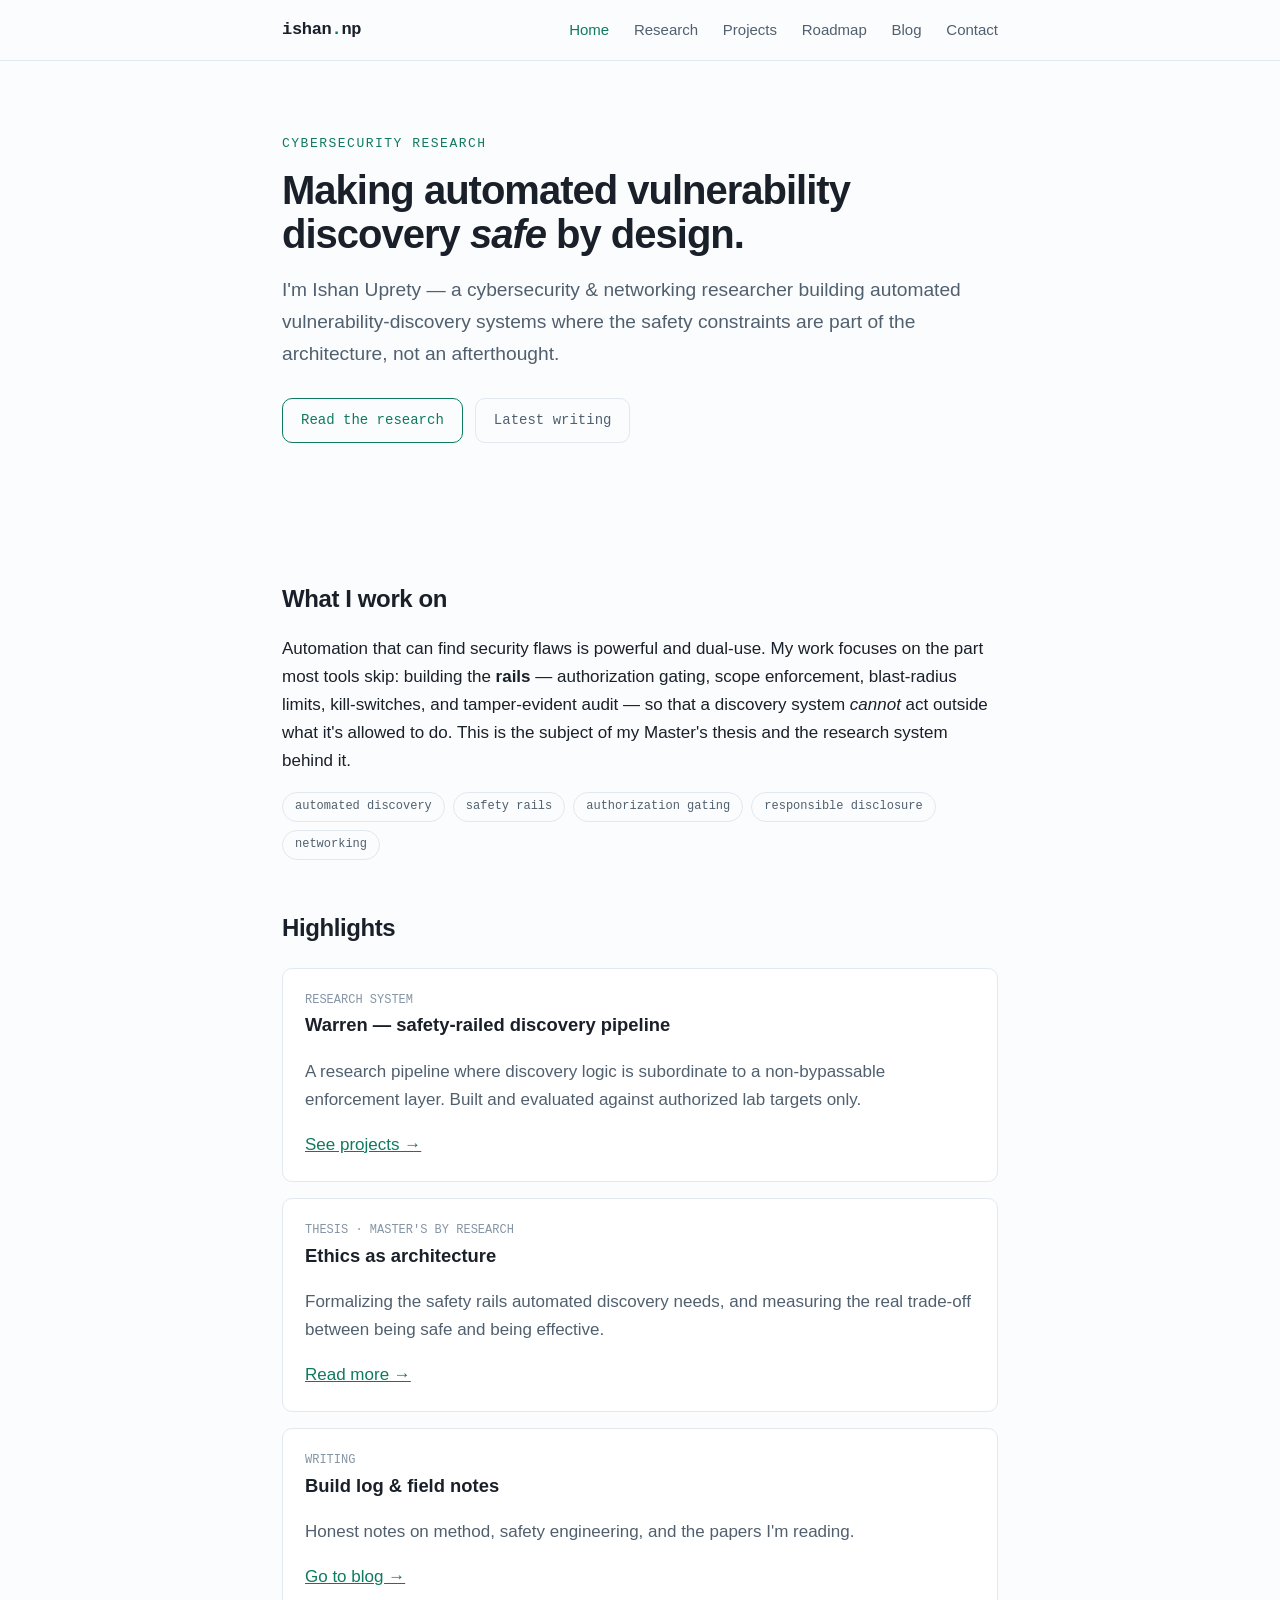
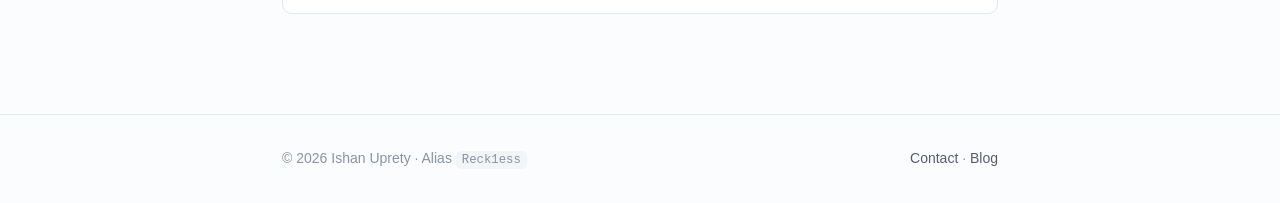
<file: index.html>
<!DOCTYPE html>
<html lang="en">
<head>
<meta charset="UTF-8">
<meta name="viewport" content="width=device-width, initial-scale=1.0">
<title>Ishan Uprety — Security Researcher</title>
<meta name="description" content="Cybersecurity researcher working on automated vulnerability discovery with safety rails. Master's by research.">
<link rel="stylesheet" href="assets/style.css">
<link rel="icon" href="data:image/svg+xml,<svg xmlns='http://www.w3.org/2000/svg' viewBox='0 0 100 100'><text y='.9em' font-size='90'>🛡️</text></svg>">
</head>
<body>
<header class="site">
  <div class="wrap">
    <a class="brand" href="index.html">ishan<span class="dot">.</span>np</a>
    <nav>
      <a href="index.html" aria-current="page">Home</a>
      <a href="research.html">Research</a>
      <a href="projects.html">Projects</a>
      <a href="roadmap.html">Roadmap</a>
      <a href="blog.html">Blog</a>
      <a href="contact.html">Contact</a>
    </nav>
  </div>
</header>

<div class="wrap">
  <section class="hero">
    <div class="tag">Cybersecurity Research</div>
    <h1>Making automated vulnerability discovery <em>safe</em> by design.</h1>
    <p class="lede">I'm Ishan Uprety — a cybersecurity &amp; networking researcher building
      automated vulnerability-discovery systems where the safety constraints are part of the
      architecture, not an afterthought.</p>
    <div class="btn-row">
      <a class="btn" href="research.html">Read the research</a>
      <a class="btn secondary" href="blog.html">Latest writing</a>
    </div>
  </section>
</div>

<main>
<div class="wrap">
  <h2>What I work on</h2>
  <p>Automation that can find security flaws is powerful and dual-use. My work focuses on the
    part most tools skip: building the <strong>rails</strong> — authorization gating, scope
    enforcement, blast-radius limits, kill-switches, and tamper-evident audit — so that a
    discovery system <em>cannot</em> act outside what it's allowed to do. This is the subject of
    my Master's thesis and the research system behind it.</p>

  <div class="pills">
    <span class="pill">automated discovery</span>
    <span class="pill">safety rails</span>
    <span class="pill">authorization gating</span>
    <span class="pill">responsible disclosure</span>
    <span class="pill">networking</span>
  </div>

  <h2>Highlights</h2>
  <div class="cards">
    <div class="card">
      <div class="meta">RESEARCH SYSTEM</div>
      <h3>Warren — safety-railed discovery pipeline</h3>
      <p class="muted">A research pipeline where discovery logic is subordinate to a
        non-bypassable enforcement layer. Built and evaluated against authorized lab targets only.</p>
      <a href="projects.html">See projects →</a>
    </div>
    <div class="card">
      <div class="meta">THESIS · MASTER'S BY RESEARCH</div>
      <h3>Ethics as architecture</h3>
      <p class="muted">Formalizing the safety rails automated discovery needs, and measuring the
        real trade-off between being safe and being effective.</p>
      <a href="research.html">Read more →</a>
    </div>
    <div class="card">
      <div class="meta">WRITING</div>
      <h3>Build log &amp; field notes</h3>
      <p class="muted">Honest notes on method, safety engineering, and the papers I'm reading.</p>
      <a href="blog.html">Go to blog →</a>
    </div>
  </div>
</div>
</main>

<footer class="site">
  <div class="wrap">
    <span>© <span id="yr"></span> Ishan Uprety · Alias <code>Reck1ess</code></span>
    <span><a href="contact.html">Contact</a> · <a href="blog.html">Blog</a></span>
  </div>
</footer>
<script>document.getElementById('yr').textContent = new Date().getFullYear();</script>
</body>
</html>
</file>
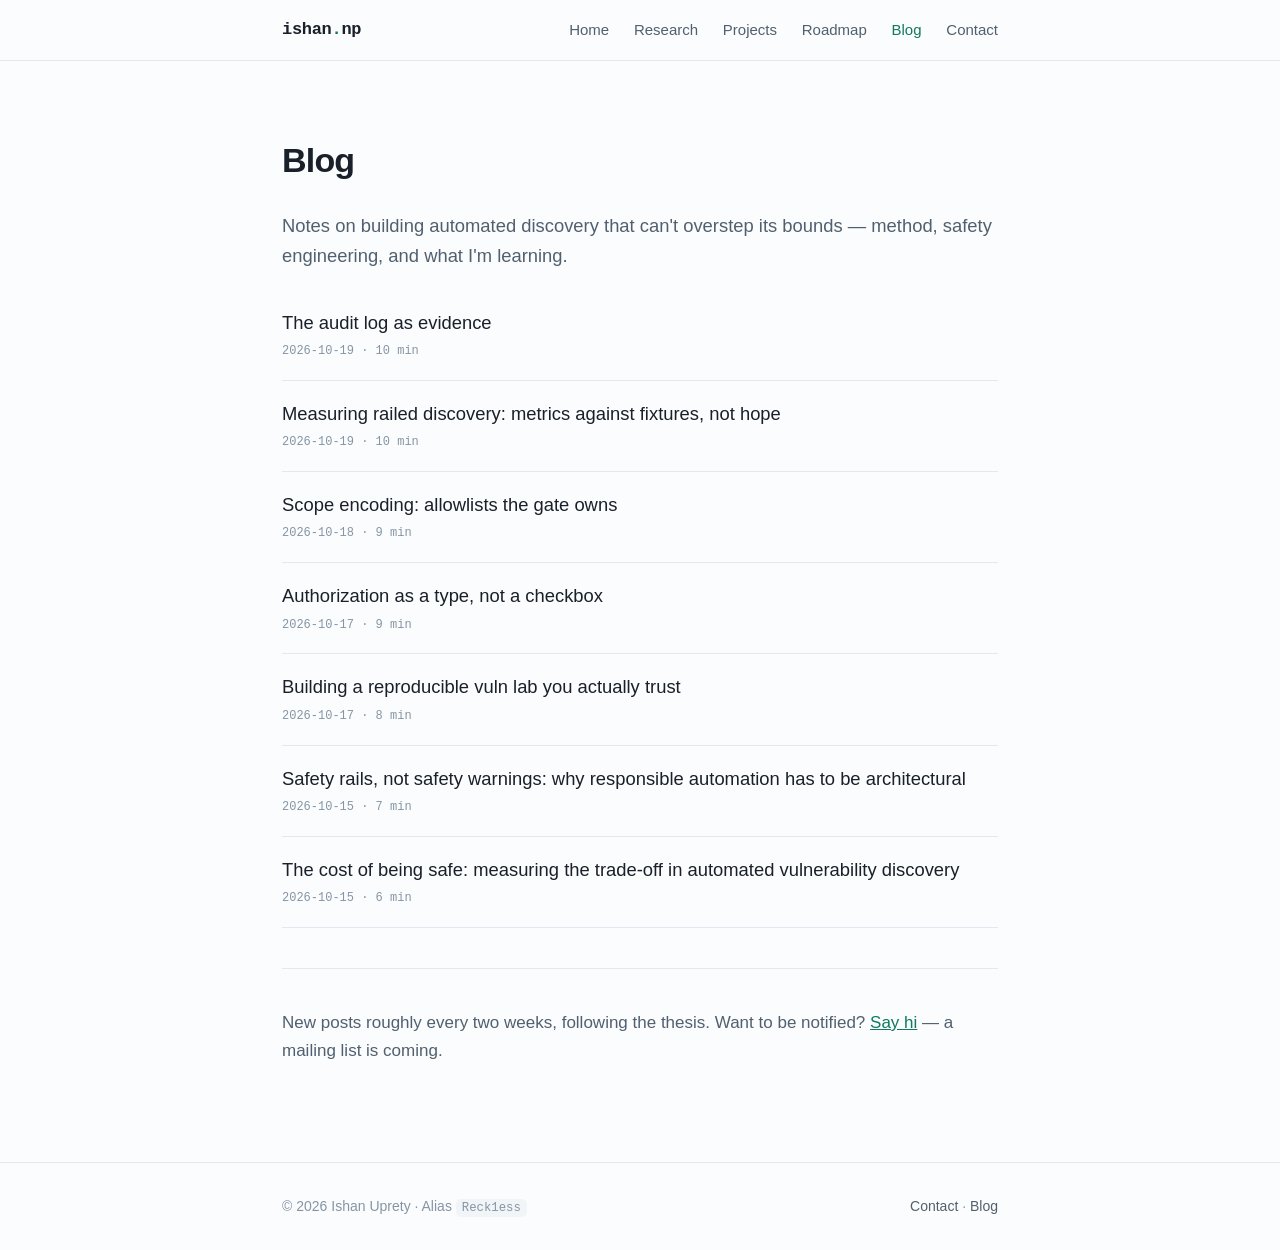
<file: blog.html>
<!DOCTYPE html>
<html lang="en">
<head>
<meta charset="UTF-8">
<meta name="viewport" content="width=device-width, initial-scale=1.0">
<title>Blog — Ishan Uprety</title>
<meta name="description" content="Writing on safe automated vulnerability discovery, safety engineering, and research notes.">
<link rel="stylesheet" href="assets/style.css">
<link rel="icon" href="data:image/svg+xml,<svg xmlns='http://www.w3.org/2000/svg' viewBox='0 0 100 100'><text y='.9em' font-size='90'>🛡️</text></svg>">
</head>
<body>
<header class="site">
  <div class="wrap">
    <a class="brand" href="index.html">ishan<span class="dot">.</span>np</a>
    <nav>
      <a href="index.html">Home</a>
      <a href="research.html">Research</a>
      <a href="projects.html">Projects</a>
      <a href="roadmap.html">Roadmap</a>
      <a href="blog.html" aria-current="page">Blog</a>
      <a href="contact.html">Contact</a>
    </nav>
  </div>
</header>

<main>
<div class="wrap">
  <h1 style="letter-spacing:-0.8px;">Blog</h1>
  <p class="lede muted" style="font-size:1.15rem;">Notes on building automated discovery that
    can't overstep its bounds — method, safety engineering, and what I'm learning.</p>

  <ul class="post-list">
    <li>
      <a href="blog/audit-log-as-evidence.html">The audit log as evidence</a>
      <span class="date">2026-10-19 · 10 min</span>
    </li>
    <li>
      <a href="blog/measuring-railed-discovery-against-fixtures.html">Measuring railed discovery: metrics against fixtures, not hope</a>
      <span class="date">2026-10-19 · 10 min</span>
    </li>
    <li>
      <a href="blog/scope-encoding-gate-owned-allowlists.html">Scope encoding: allowlists the gate owns</a>
      <span class="date">2026-10-18 · 9 min</span>
    </li>
    <li>
      <a href="blog/authorization-as-a-type.html">Authorization as a type, not a checkbox</a>
      <span class="date">2026-10-17 · 9 min</span>
    </li>
    <li>
      <a href="blog/reproducible-vuln-lab.html">Building a reproducible vuln lab you actually trust</a>
      <span class="date">2026-10-17 · 8 min</span>
    </li>
    <li>
      <a href="blog/safety-rails-not-warnings.html">Safety rails, not safety warnings: why responsible automation has to be architectural</a>
      <span class="date">2026-10-15 · 7 min</span>
    </li>
    <li>
      <a href="blog/cost-of-being-safe.html">The cost of being safe: measuring the trade-off in automated vulnerability discovery</a>
      <span class="date">2026-10-15 · 6 min</span>
    </li>
  </ul>

  <hr>
  <p class="muted">New posts roughly every two weeks, following the thesis. Want to be notified?
    <a href="contact.html">Say hi</a> — a mailing list is coming.</p>
</div>
</main>

<footer class="site">
  <div class="wrap">
    <span>© <span id="yr"></span> Ishan Uprety · Alias <code>Reck1ess</code></span>
    <span><a href="contact.html">Contact</a> · <a href="blog.html">Blog</a></span>
  </div>
</footer>
<script>document.getElementById('yr').textContent = new Date().getFullYear();</script>
</body>
</html>
</file>
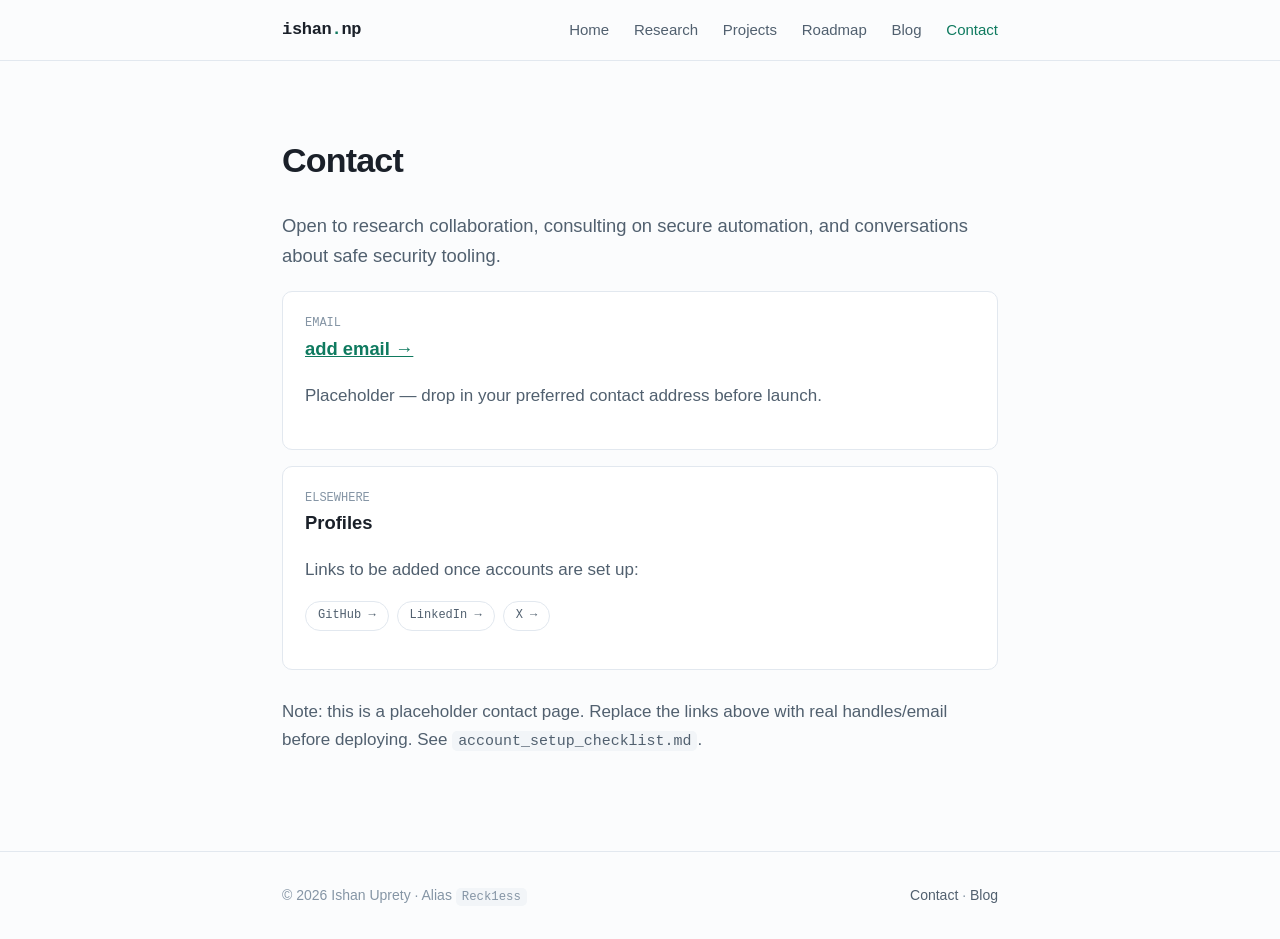
<file: contact.html>
<!DOCTYPE html>
<html lang="en">
<head>
<meta charset="UTF-8">
<meta name="viewport" content="width=device-width, initial-scale=1.0">
<title>Contact — Ishan Uprety</title>
<meta name="description" content="Get in touch with Ishan Uprety, cybersecurity researcher.">
<link rel="stylesheet" href="assets/style.css">
<link rel="icon" href="data:image/svg+xml,<svg xmlns='http://www.w3.org/2000/svg' viewBox='0 0 100 100'><text y='.9em' font-size='90'>🛡️</text></svg>">
</head>
<body>
<header class="site">
  <div class="wrap">
    <a class="brand" href="index.html">ishan<span class="dot">.</span>np</a>
    <nav>
      <a href="index.html">Home</a>
      <a href="research.html">Research</a>
      <a href="projects.html">Projects</a>
      <a href="roadmap.html">Roadmap</a>
      <a href="blog.html">Blog</a>
      <a href="contact.html" aria-current="page">Contact</a>
    </nav>
  </div>
</header>

<main>
<div class="wrap">
  <h1 style="letter-spacing:-0.8px;">Contact</h1>
  <p class="lede muted" style="font-size:1.15rem;">Open to research collaboration, consulting on
    secure automation, and conversations about safe security tooling.</p>

  <div class="cards">
    <div class="card">
      <div class="meta">EMAIL</div>
      <h3><a href="#" data-contact="email">add email →</a></h3>
      <p class="muted">Placeholder — drop in your preferred contact address before launch.</p>
    </div>
    <div class="card">
      <div class="meta">ELSEWHERE</div>
      <h3>Profiles</h3>
      <p class="muted">Links to be added once accounts are set up:</p>
      <div class="pills">
        <span class="pill">GitHub →</span>
        <span class="pill">LinkedIn →</span>
        <span class="pill">X →</span>
      </div>
    </div>
  </div>

  <p class="muted" style="margin-top:28px;">Note: this is a placeholder contact page. Replace the
    links above with real handles/email before deploying. See
    <code>account_setup_checklist.md</code>.</p>
</div>
</main>

<footer class="site">
  <div class="wrap">
    <span>© <span id="yr"></span> Ishan Uprety · Alias <code>Reck1ess</code></span>
    <span><a href="contact.html">Contact</a> · <a href="blog.html">Blog</a></span>
  </div>
</footer>
<script>document.getElementById('yr').textContent = new Date().getFullYear();</script>
</body>
</html>
</file>
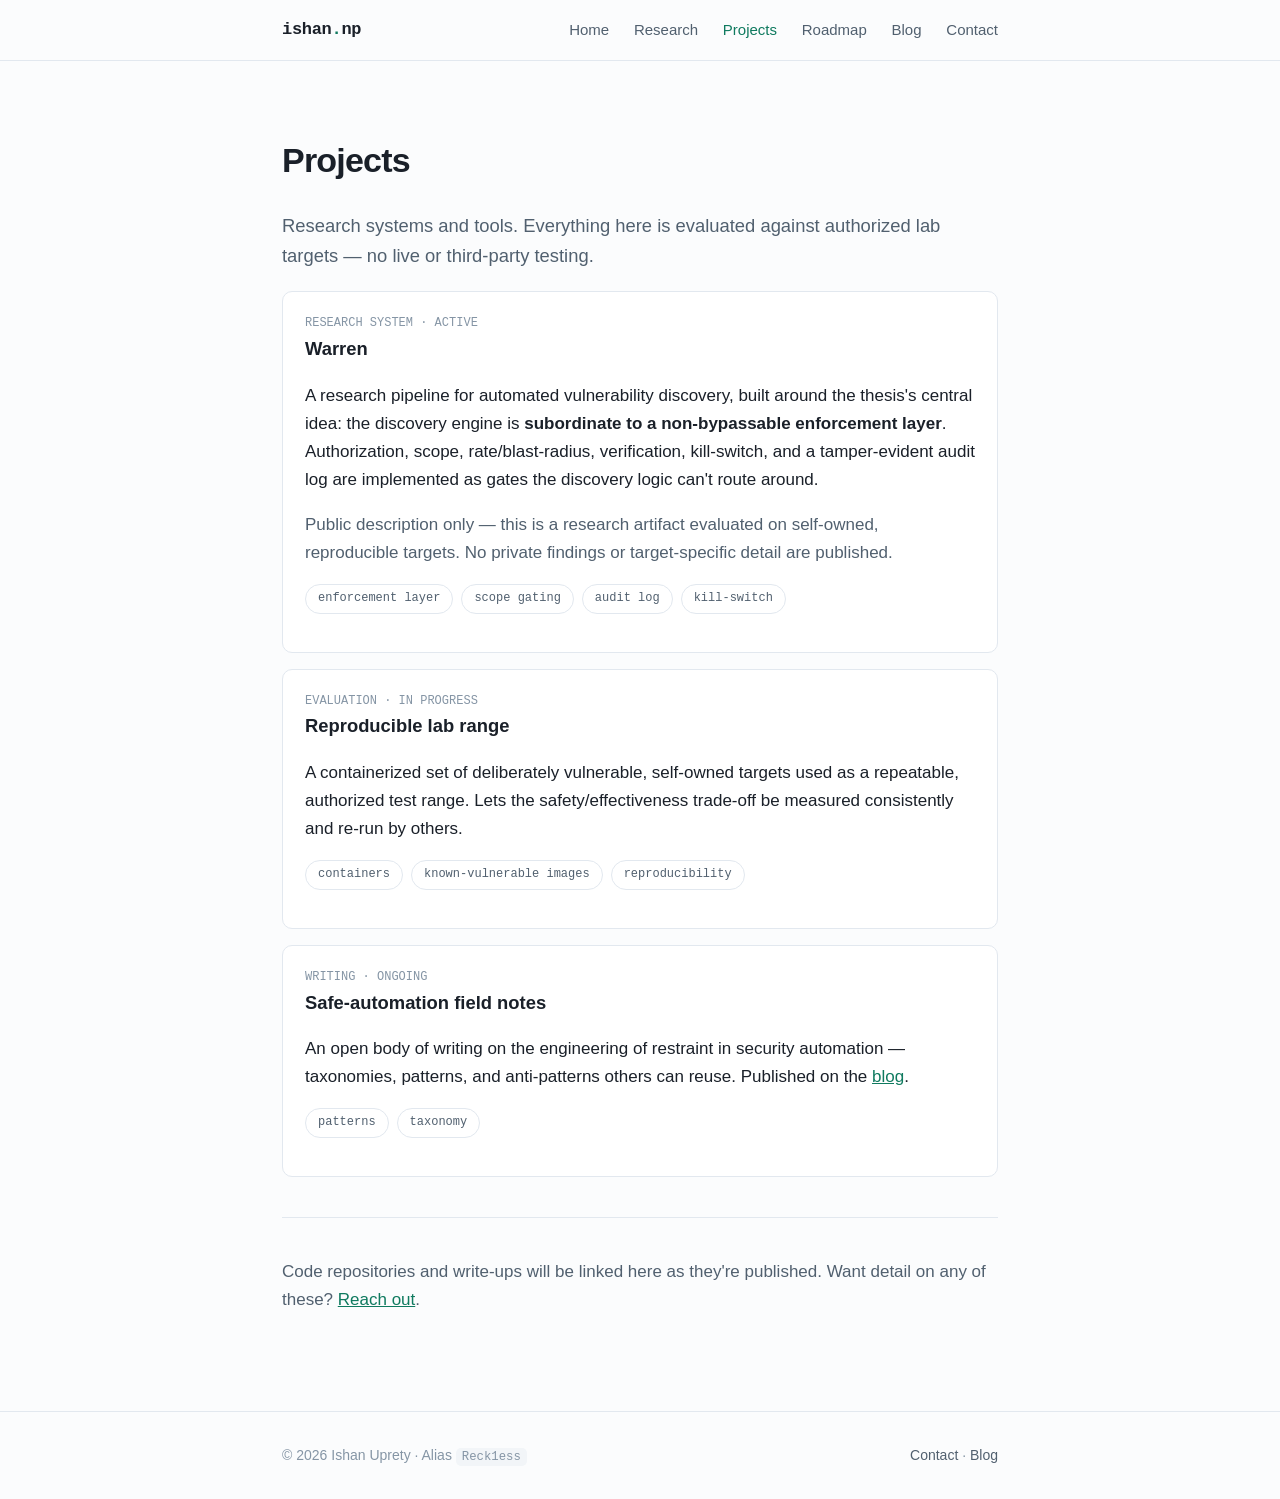
<file: projects.html>
<!DOCTYPE html>
<html lang="en">
<head>
<meta charset="UTF-8">
<meta name="viewport" content="width=device-width, initial-scale=1.0">
<title>Projects — Ishan Uprety</title>
<meta name="description" content="Projects by Ishan Uprety, including Warren, a safety-railed automated vulnerability-discovery research system.">
<link rel="stylesheet" href="assets/style.css">
<link rel="icon" href="data:image/svg+xml,<svg xmlns='http://www.w3.org/2000/svg' viewBox='0 0 100 100'><text y='.9em' font-size='90'>🛡️</text></svg>">
</head>
<body>
<header class="site">
  <div class="wrap">
    <a class="brand" href="index.html">ishan<span class="dot">.</span>np</a>
    <nav>
      <a href="index.html">Home</a>
      <a href="research.html">Research</a>
      <a href="projects.html" aria-current="page">Projects</a>
      <a href="roadmap.html">Roadmap</a>
      <a href="blog.html">Blog</a>
      <a href="contact.html">Contact</a>
    </nav>
  </div>
</header>

<main>
<div class="wrap">
  <h1 style="letter-spacing:-0.8px;">Projects</h1>
  <p class="lede muted" style="font-size:1.15rem;">Research systems and tools. Everything here is
    evaluated against authorized lab targets — no live or third-party testing.</p>

  <div class="cards">
    <div class="card">
      <div class="meta">RESEARCH SYSTEM · ACTIVE</div>
      <h3>Warren</h3>
      <p>A research pipeline for automated vulnerability discovery, built around the thesis's
        central idea: the discovery engine is <strong>subordinate to a non-bypassable enforcement
        layer</strong>. Authorization, scope, rate/blast-radius, verification, kill-switch, and a
        tamper-evident audit log are implemented as gates the discovery logic can't route around.</p>
      <p class="muted">Public description only — this is a research artifact evaluated on self-owned,
        reproducible targets. No private findings or target-specific detail are published.</p>
      <div class="pills">
        <span class="pill">enforcement layer</span>
        <span class="pill">scope gating</span>
        <span class="pill">audit log</span>
        <span class="pill">kill-switch</span>
      </div>
    </div>

    <div class="card">
      <div class="meta">EVALUATION · IN PROGRESS</div>
      <h3>Reproducible lab range</h3>
      <p>A containerized set of deliberately vulnerable, self-owned targets used as a repeatable,
        authorized test range. Lets the safety/effectiveness trade-off be measured consistently and
        re-run by others.</p>
      <div class="pills">
        <span class="pill">containers</span>
        <span class="pill">known-vulnerable images</span>
        <span class="pill">reproducibility</span>
      </div>
    </div>

    <div class="card">
      <div class="meta">WRITING · ONGOING</div>
      <h3>Safe-automation field notes</h3>
      <p>An open body of writing on the engineering of restraint in security automation —
        taxonomies, patterns, and anti-patterns others can reuse. Published on the
        <a href="blog.html">blog</a>.</p>
      <div class="pills">
        <span class="pill">patterns</span>
        <span class="pill">taxonomy</span>
      </div>
    </div>
  </div>

  <hr>
  <p class="muted">Code repositories and write-ups will be linked here as they're published.
    Want detail on any of these? <a href="contact.html">Reach out</a>.</p>
</div>
</main>

<footer class="site">
  <div class="wrap">
    <span>© <span id="yr"></span> Ishan Uprety · Alias <code>Reck1ess</code></span>
    <span><a href="contact.html">Contact</a> · <a href="blog.html">Blog</a></span>
  </div>
</footer>
<script>document.getElementById('yr').textContent = new Date().getFullYear();</script>
</body>
</html>
</file>
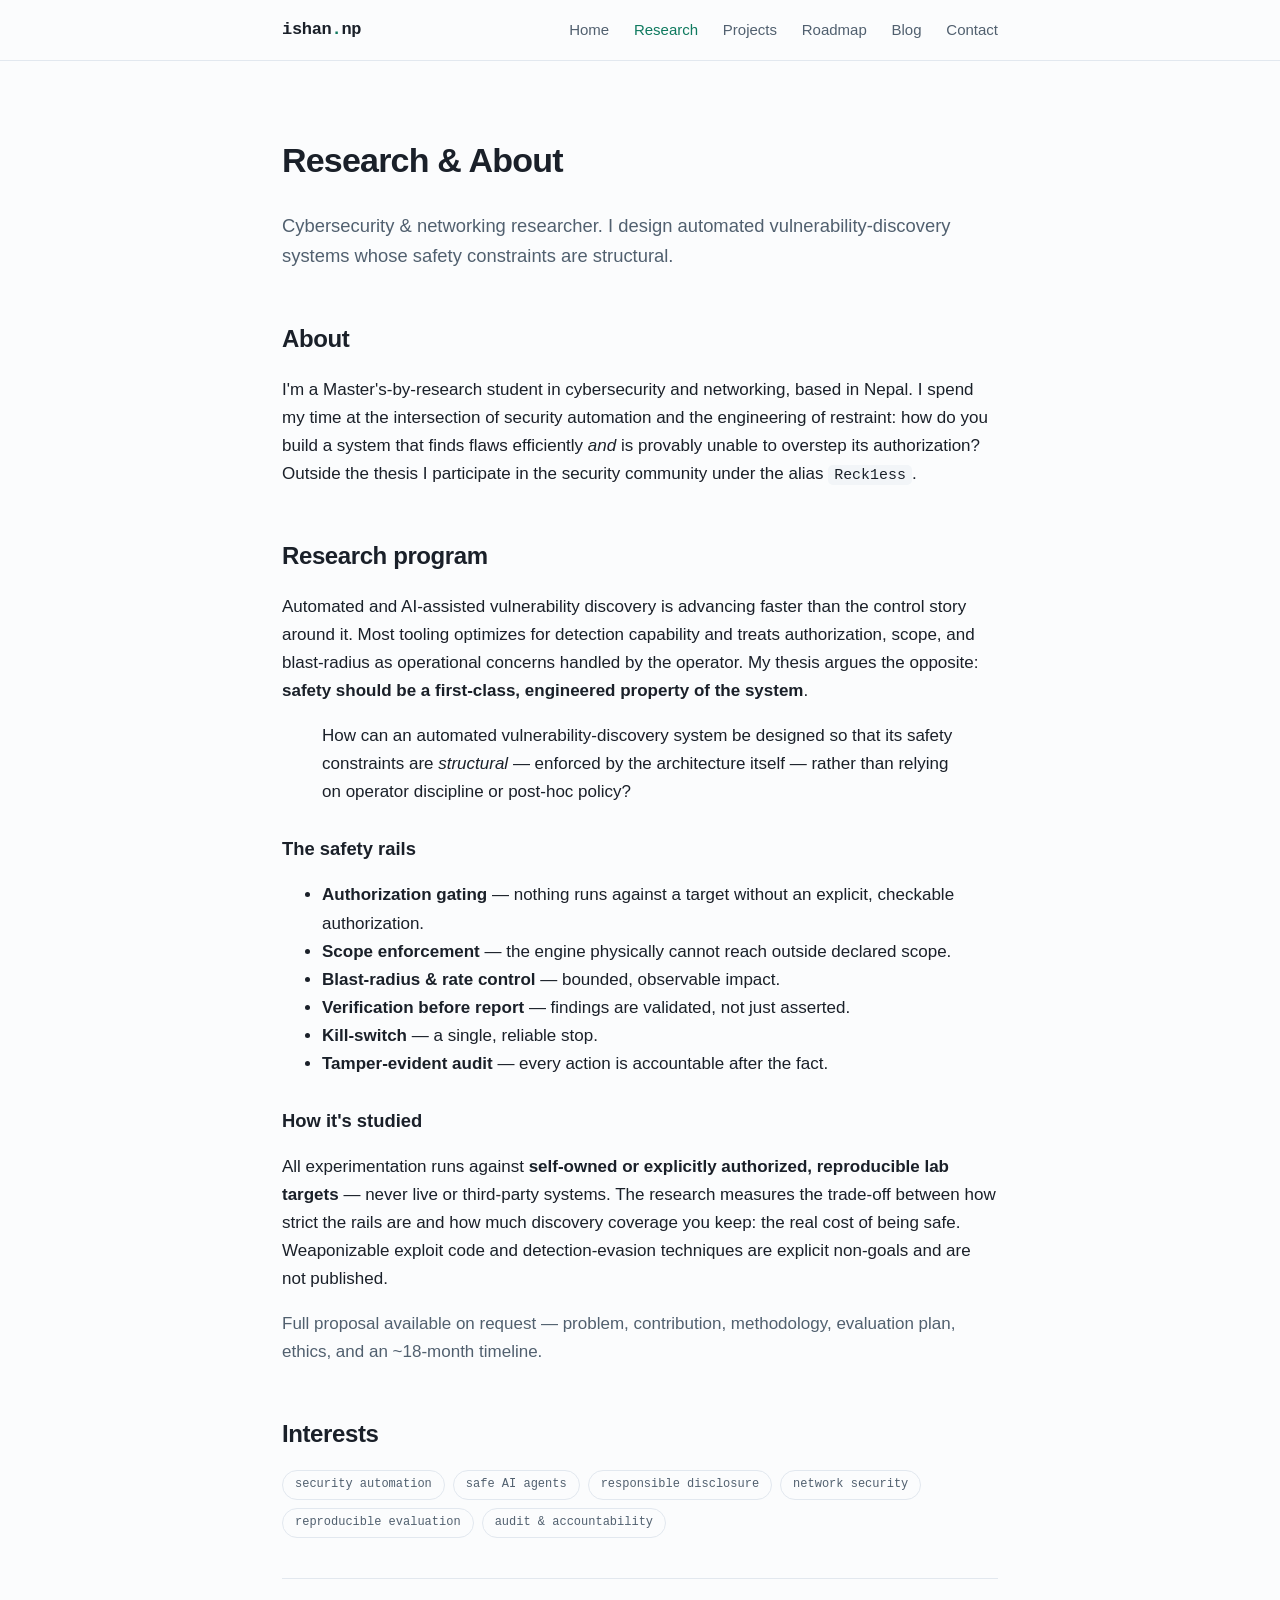
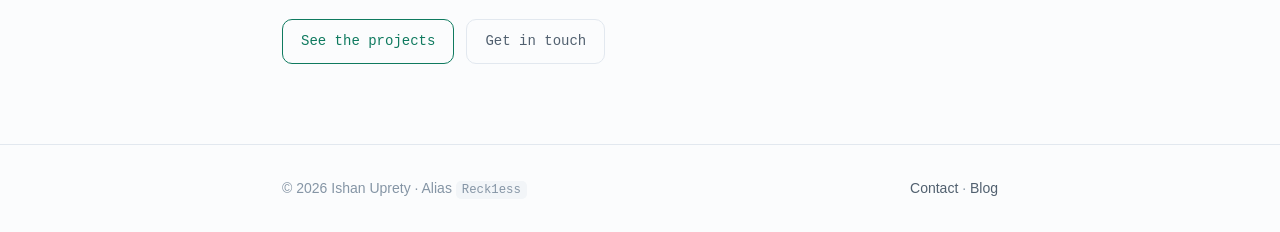
<file: research.html>
<!DOCTYPE html>
<html lang="en">
<head>
<meta charset="UTF-8">
<meta name="viewport" content="width=device-width, initial-scale=1.0">
<title>Research &amp; About — Ishan Uprety</title>
<meta name="description" content="About Ishan Uprety and the research program: safety-railed automated vulnerability discovery.">
<link rel="stylesheet" href="assets/style.css">
<link rel="icon" href="data:image/svg+xml,<svg xmlns='http://www.w3.org/2000/svg' viewBox='0 0 100 100'><text y='.9em' font-size='90'>🛡️</text></svg>">
</head>
<body>
<header class="site">
  <div class="wrap">
    <a class="brand" href="index.html">ishan<span class="dot">.</span>np</a>
    <nav>
      <a href="index.html">Home</a>
      <a href="research.html" aria-current="page">Research</a>
      <a href="projects.html">Projects</a>
      <a href="roadmap.html">Roadmap</a>
      <a href="blog.html">Blog</a>
      <a href="contact.html">Contact</a>
    </nav>
  </div>
</header>

<main>
<div class="wrap">
  <h1 style="letter-spacing:-0.8px;">Research &amp; About</h1>
  <p class="lede muted" style="font-size:1.15rem;">Cybersecurity &amp; networking researcher.
    I design automated vulnerability-discovery systems whose safety constraints are structural.</p>

  <h2>About</h2>
  <p>I'm a Master's-by-research student in cybersecurity and networking, based in Nepal. I spend
    my time at the intersection of security automation and the engineering of restraint: how do
    you build a system that finds flaws efficiently <em>and</em> is provably unable to overstep
    its authorization? Outside the thesis I participate in the security community under the alias
    <code>Reck1ess</code>.</p>

  <h2>Research program</h2>
  <p>Automated and AI-assisted vulnerability discovery is advancing faster than the control story
    around it. Most tooling optimizes for detection capability and treats authorization, scope,
    and blast-radius as operational concerns handled by the operator. My thesis argues the
    opposite: <strong>safety should be a first-class, engineered property of the system</strong>.</p>

  <blockquote>
    How can an automated vulnerability-discovery system be designed so that its safety constraints
    are <em>structural</em> — enforced by the architecture itself — rather than relying on operator
    discipline or post-hoc policy?
  </blockquote>

  <h3>The safety rails</h3>
  <ul>
    <li><strong>Authorization gating</strong> — nothing runs against a target without an explicit,
      checkable authorization.</li>
    <li><strong>Scope enforcement</strong> — the engine physically cannot reach outside declared
      scope.</li>
    <li><strong>Blast-radius &amp; rate control</strong> — bounded, observable impact.</li>
    <li><strong>Verification before report</strong> — findings are validated, not just asserted.</li>
    <li><strong>Kill-switch</strong> — a single, reliable stop.</li>
    <li><strong>Tamper-evident audit</strong> — every action is accountable after the fact.</li>
  </ul>

  <h3>How it's studied</h3>
  <p>All experimentation runs against <strong>self-owned or explicitly authorized, reproducible
    lab targets</strong> — never live or third-party systems. The research measures the trade-off
    between how strict the rails are and how much discovery coverage you keep: the real cost of
    being safe. Weaponizable exploit code and detection-evasion techniques are explicit non-goals
    and are not published.</p>

  <p class="muted">Full proposal available on request — problem, contribution, methodology,
    evaluation plan, ethics, and an ~18-month timeline.</p>

  <h2>Interests</h2>
  <div class="pills">
    <span class="pill">security automation</span>
    <span class="pill">safe AI agents</span>
    <span class="pill">responsible disclosure</span>
    <span class="pill">network security</span>
    <span class="pill">reproducible evaluation</span>
    <span class="pill">audit &amp; accountability</span>
  </div>

  <hr>
  <div class="btn-row">
    <a class="btn" href="projects.html">See the projects</a>
    <a class="btn secondary" href="contact.html">Get in touch</a>
  </div>
</div>
</main>

<footer class="site">
  <div class="wrap">
    <span>© <span id="yr"></span> Ishan Uprety · Alias <code>Reck1ess</code></span>
    <span><a href="contact.html">Contact</a> · <a href="blog.html">Blog</a></span>
  </div>
</footer>
<script>document.getElementById('yr').textContent = new Date().getFullYear();</script>
</body>
</html>
</file>
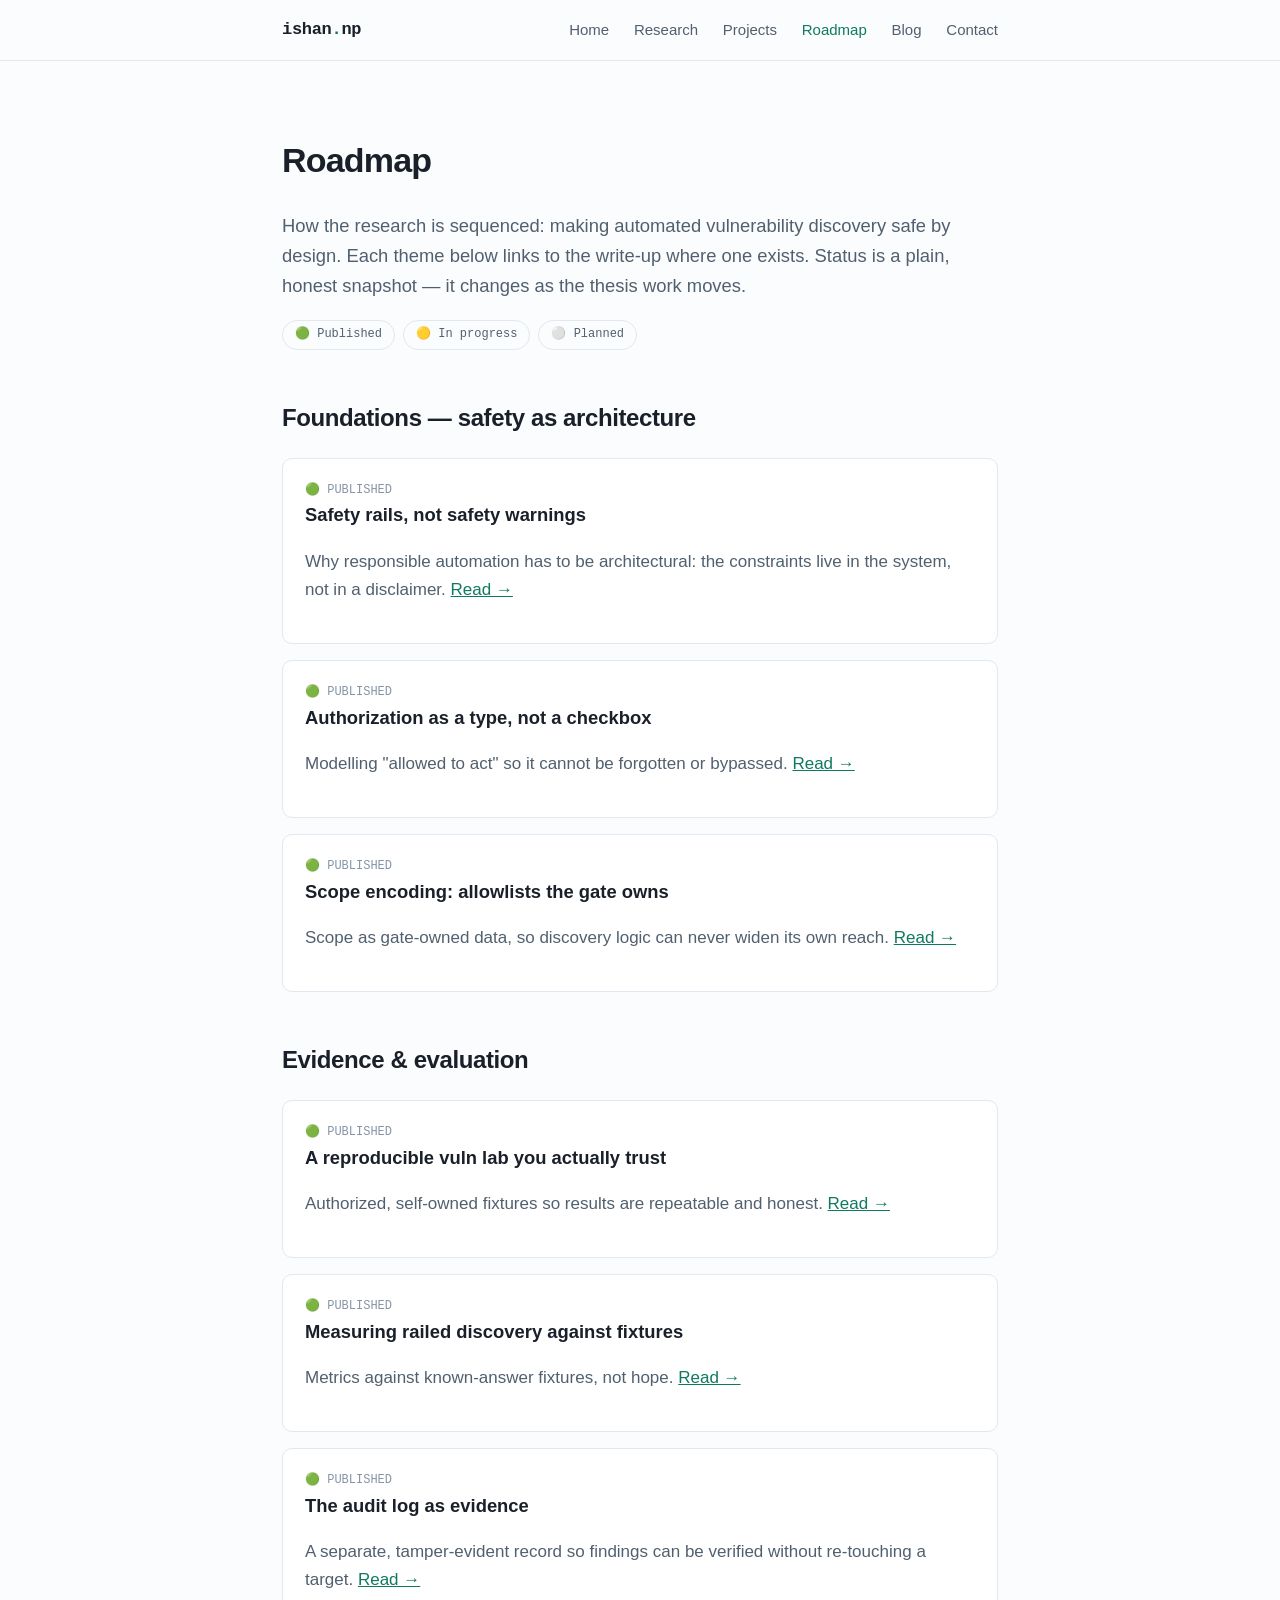
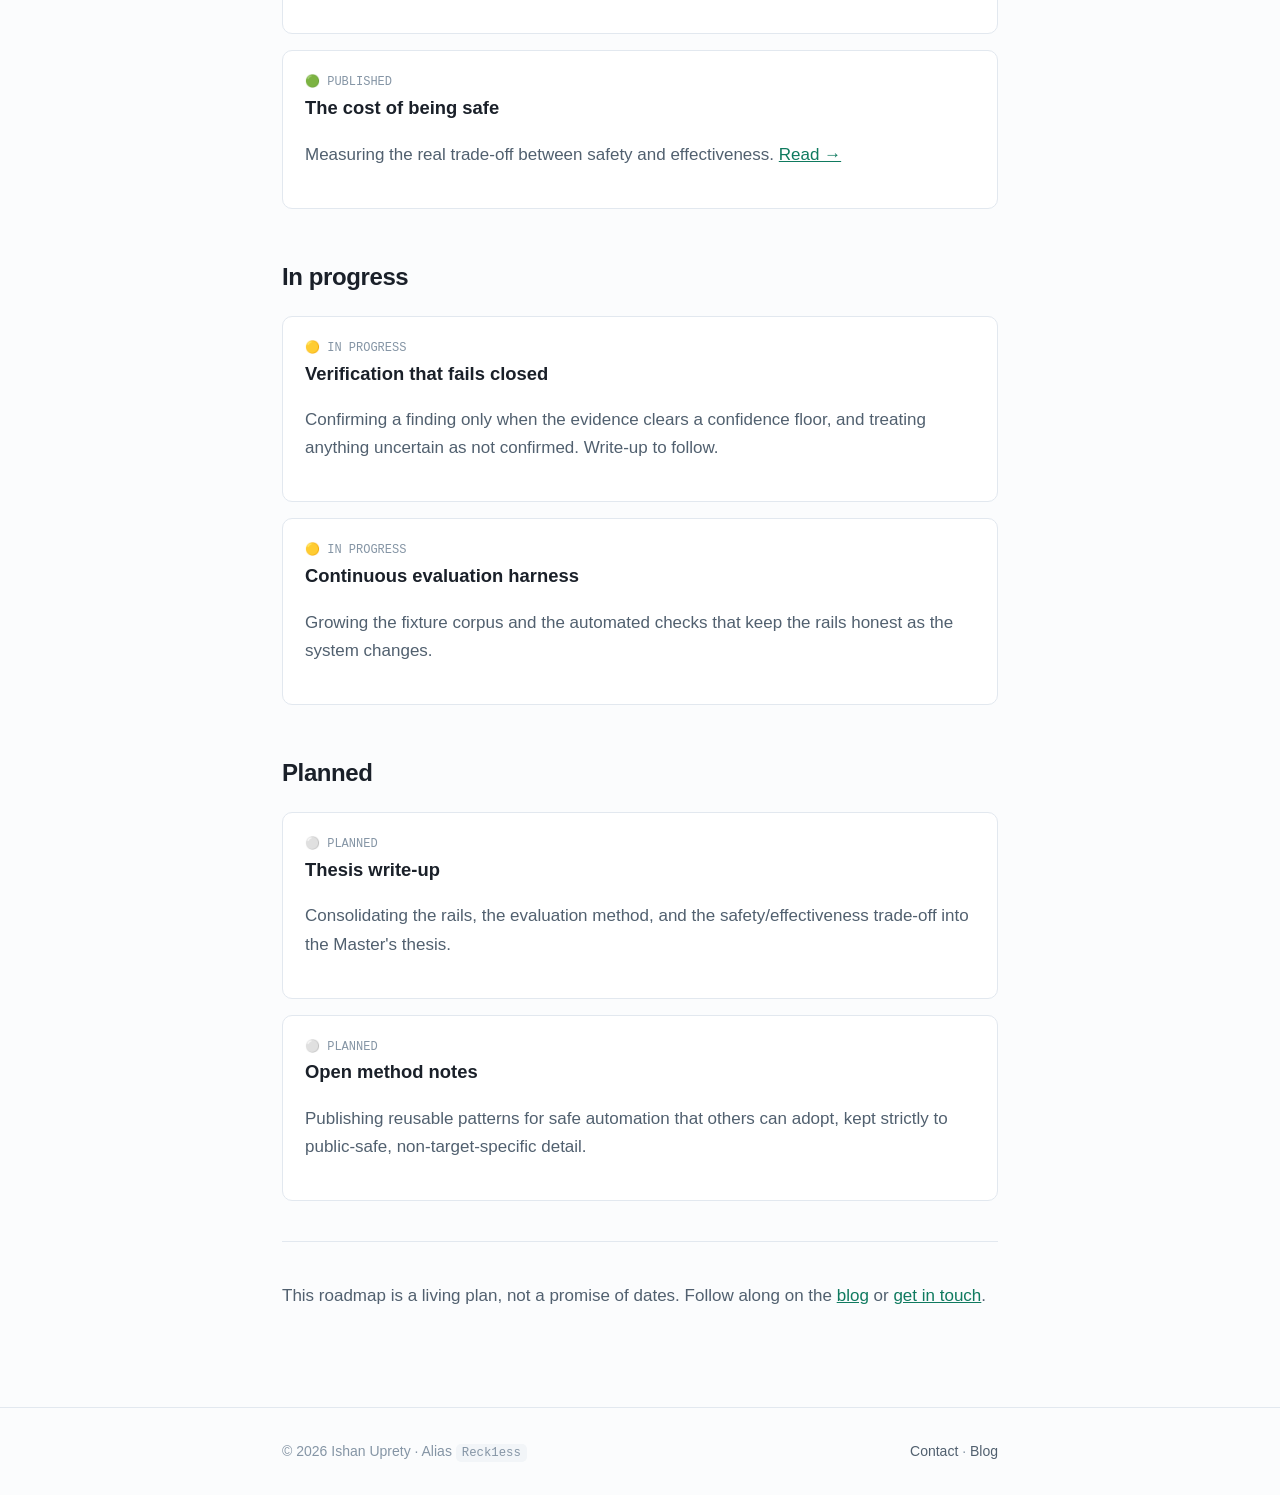
<file: roadmap.html>
<!DOCTYPE html>
<html lang="en">
<head>
<meta charset="UTF-8">
<meta name="viewport" content="width=device-width, initial-scale=1.0">
<title>Roadmap — Ishan Uprety</title>
<meta name="description" content="The research roadmap for safe automated vulnerability discovery: what is built, in progress, and planned.">
<link rel="stylesheet" href="assets/style.css">
<link rel="icon" href="data:image/svg+xml,<svg xmlns='http://www.w3.org/2000/svg' viewBox='0 0 100 100'><text y='.9em' font-size='90'>🛡️</text></svg>">
</head>
<body>
<header class="site">
  <div class="wrap">
    <a class="brand" href="index.html">ishan<span class="dot">.</span>np</a>
    <nav>
      <a href="index.html">Home</a>
      <a href="research.html">Research</a>
      <a href="projects.html">Projects</a>
      <a href="roadmap.html" aria-current="page">Roadmap</a>
      <a href="blog.html">Blog</a>
      <a href="contact.html">Contact</a>
    </nav>
  </div>
</header>

<main>
<div class="wrap">
  <h1 style="letter-spacing:-0.8px;">Roadmap</h1>
  <p class="lede muted" style="font-size:1.15rem;">How the research is sequenced: making automated
    vulnerability discovery safe by design. Each theme below links to the write-up where one exists.
    Status is a plain, honest snapshot &mdash; it changes as the thesis work moves.</p>

  <div class="pills">
    <span class="pill">🟢 Published</span>
    <span class="pill">🟡 In progress</span>
    <span class="pill">⚪ Planned</span>
  </div>

  <h2>Foundations &mdash; safety as architecture</h2>
  <div class="cards">
    <div class="card">
      <div class="meta">🟢 PUBLISHED</div>
      <h3>Safety rails, not safety warnings</h3>
      <p class="muted">Why responsible automation has to be architectural: the constraints live in the
        system, not in a disclaimer. <a href="blog/safety-rails-not-warnings.html">Read &rarr;</a></p>
    </div>
    <div class="card">
      <div class="meta">🟢 PUBLISHED</div>
      <h3>Authorization as a type, not a checkbox</h3>
      <p class="muted">Modelling "allowed to act" so it cannot be forgotten or bypassed.
        <a href="blog/authorization-as-a-type.html">Read &rarr;</a></p>
    </div>
    <div class="card">
      <div class="meta">🟢 PUBLISHED</div>
      <h3>Scope encoding: allowlists the gate owns</h3>
      <p class="muted">Scope as gate-owned data, so discovery logic can never widen its own reach.
        <a href="blog/scope-encoding-gate-owned-allowlists.html">Read &rarr;</a></p>
    </div>
  </div>

  <h2>Evidence &amp; evaluation</h2>
  <div class="cards">
    <div class="card">
      <div class="meta">🟢 PUBLISHED</div>
      <h3>A reproducible vuln lab you actually trust</h3>
      <p class="muted">Authorized, self-owned fixtures so results are repeatable and honest.
        <a href="blog/reproducible-vuln-lab.html">Read &rarr;</a></p>
    </div>
    <div class="card">
      <div class="meta">🟢 PUBLISHED</div>
      <h3>Measuring railed discovery against fixtures</h3>
      <p class="muted">Metrics against known-answer fixtures, not hope.
        <a href="blog/measuring-railed-discovery-against-fixtures.html">Read &rarr;</a></p>
    </div>
    <div class="card">
      <div class="meta">🟢 PUBLISHED</div>
      <h3>The audit log as evidence</h3>
      <p class="muted">A separate, tamper-evident record so findings can be verified without re-touching
        a target. <a href="blog/audit-log-as-evidence.html">Read &rarr;</a></p>
    </div>
    <div class="card">
      <div class="meta">🟢 PUBLISHED</div>
      <h3>The cost of being safe</h3>
      <p class="muted">Measuring the real trade-off between safety and effectiveness.
        <a href="blog/cost-of-being-safe.html">Read &rarr;</a></p>
    </div>
  </div>

  <h2>In progress</h2>
  <div class="cards">
    <div class="card">
      <div class="meta">🟡 IN PROGRESS</div>
      <h3>Verification that fails closed</h3>
      <p class="muted">Confirming a finding only when the evidence clears a confidence floor, and
        treating anything uncertain as not confirmed. Write-up to follow.</p>
    </div>
    <div class="card">
      <div class="meta">🟡 IN PROGRESS</div>
      <h3>Continuous evaluation harness</h3>
      <p class="muted">Growing the fixture corpus and the automated checks that keep the rails honest
        as the system changes.</p>
    </div>
  </div>

  <h2>Planned</h2>
  <div class="cards">
    <div class="card">
      <div class="meta">⚪ PLANNED</div>
      <h3>Thesis write-up</h3>
      <p class="muted">Consolidating the rails, the evaluation method, and the safety/effectiveness
        trade-off into the Master's thesis.</p>
    </div>
    <div class="card">
      <div class="meta">⚪ PLANNED</div>
      <h3>Open method notes</h3>
      <p class="muted">Publishing reusable patterns for safe automation that others can adopt,
        kept strictly to public-safe, non-target-specific detail.</p>
    </div>
  </div>

  <hr>
  <p class="muted">This roadmap is a living plan, not a promise of dates. Follow along on the
    <a href="blog.html">blog</a> or <a href="contact.html">get in touch</a>.</p>
</div>
</main>

<footer class="site">
  <div class="wrap">
    <span>© <span id="yr"></span> Ishan Uprety · Alias <code>Reck1ess</code></span>
    <span><a href="contact.html">Contact</a> · <a href="blog.html">Blog</a></span>
  </div>
</footer>
<script>document.getElementById('yr').textContent = new Date().getFullYear();</script>
</body>
</html>
</file>
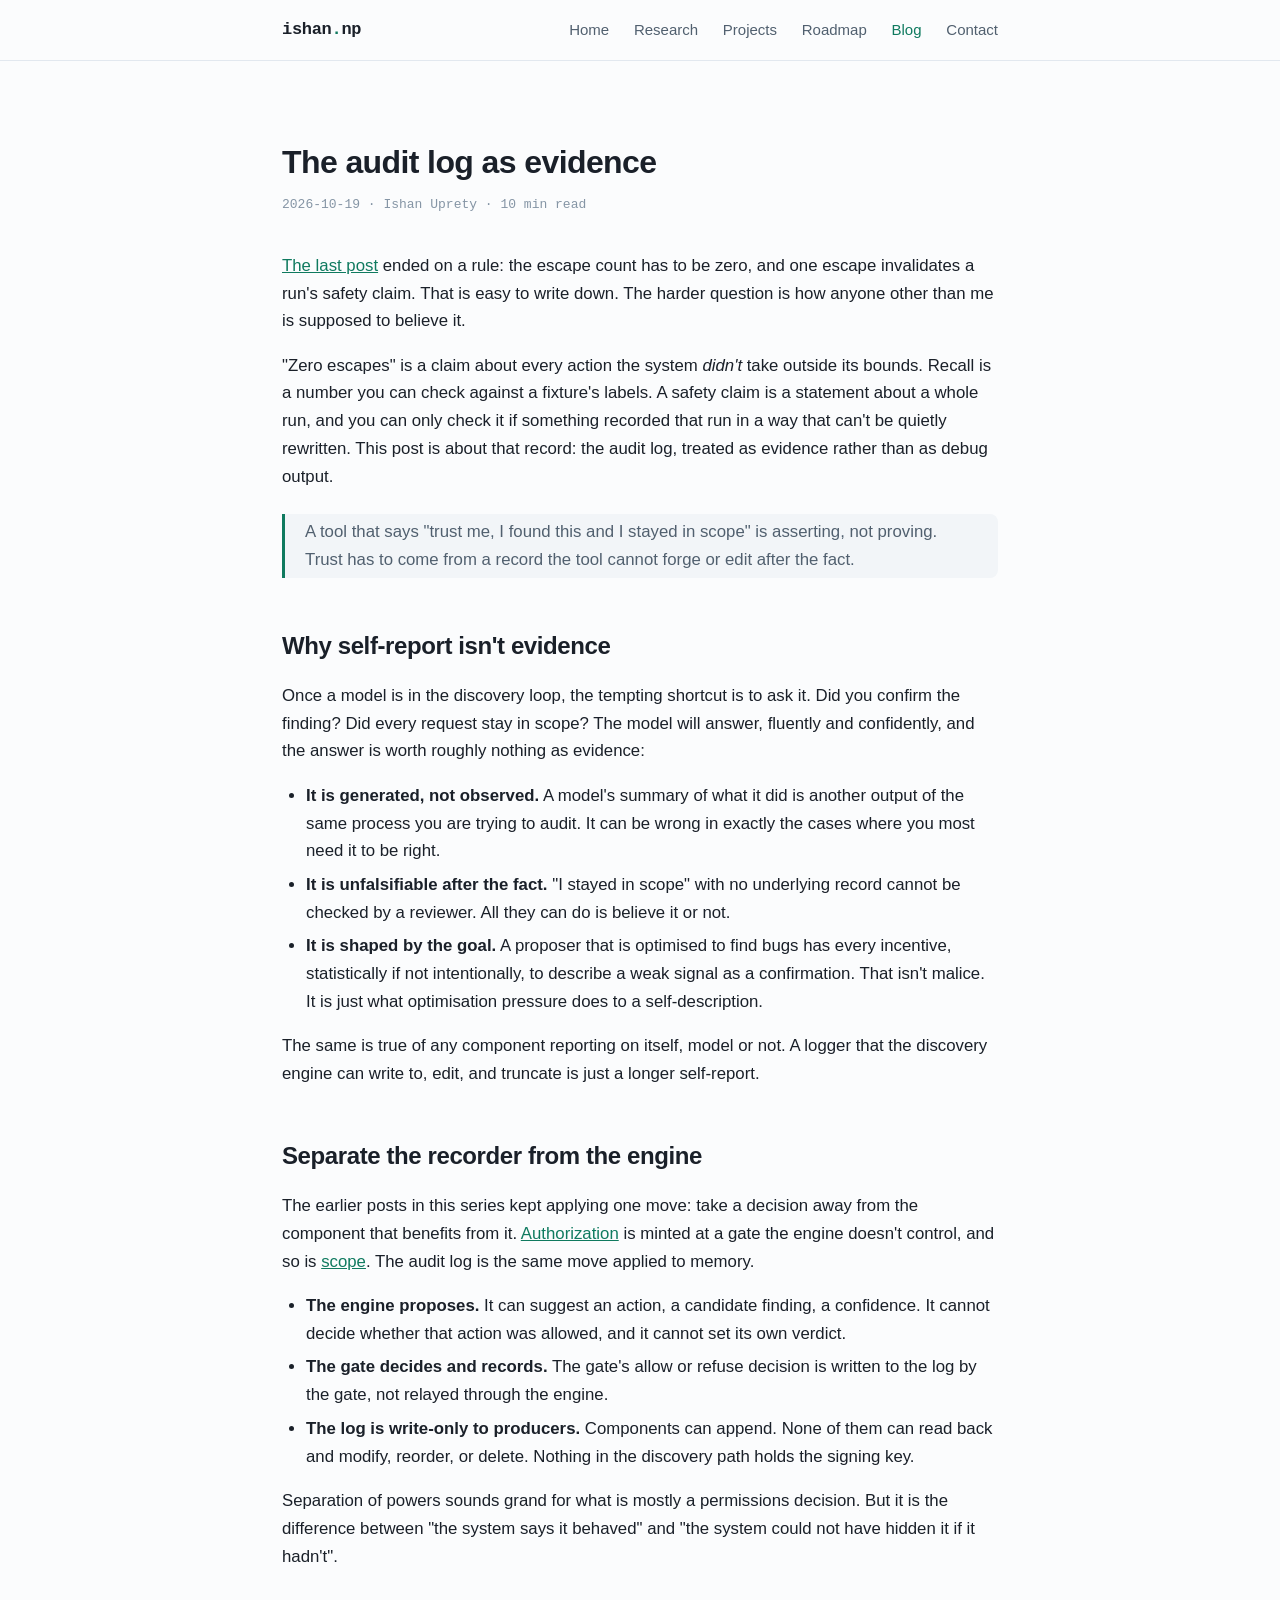
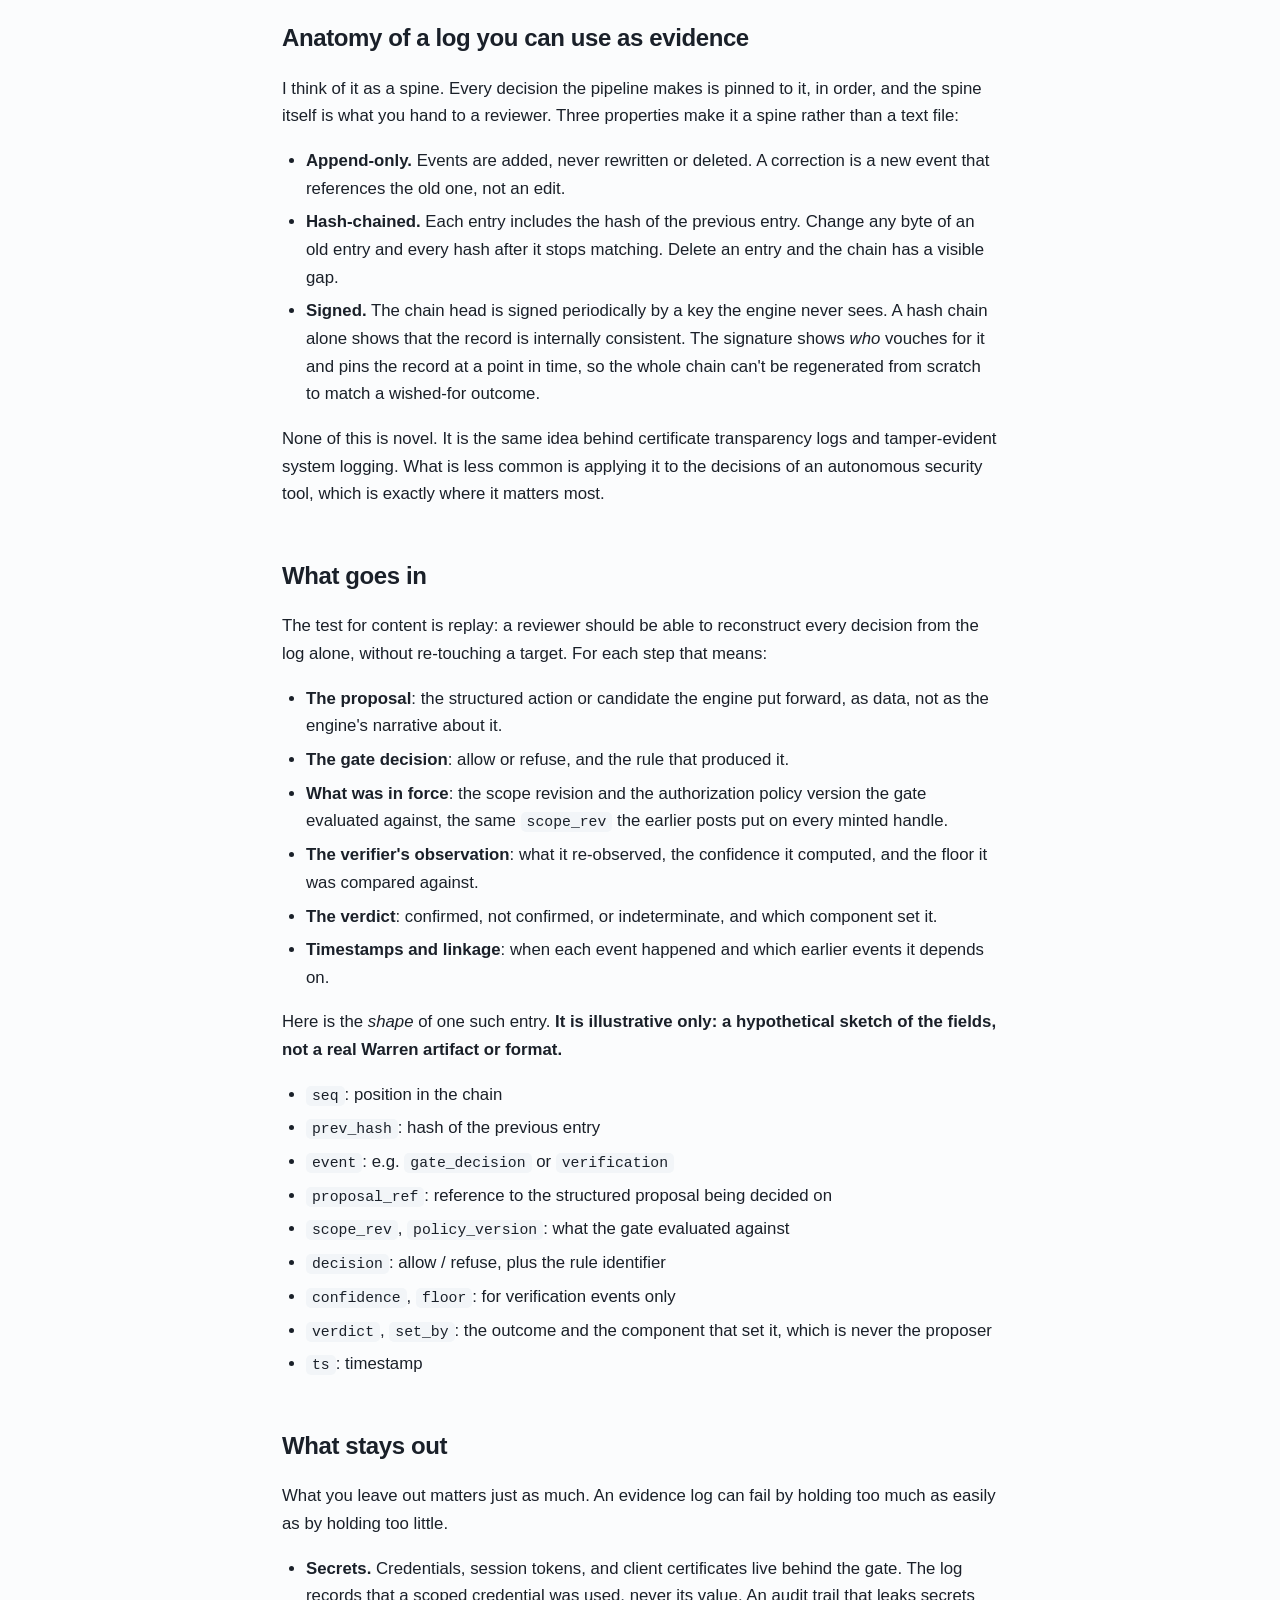
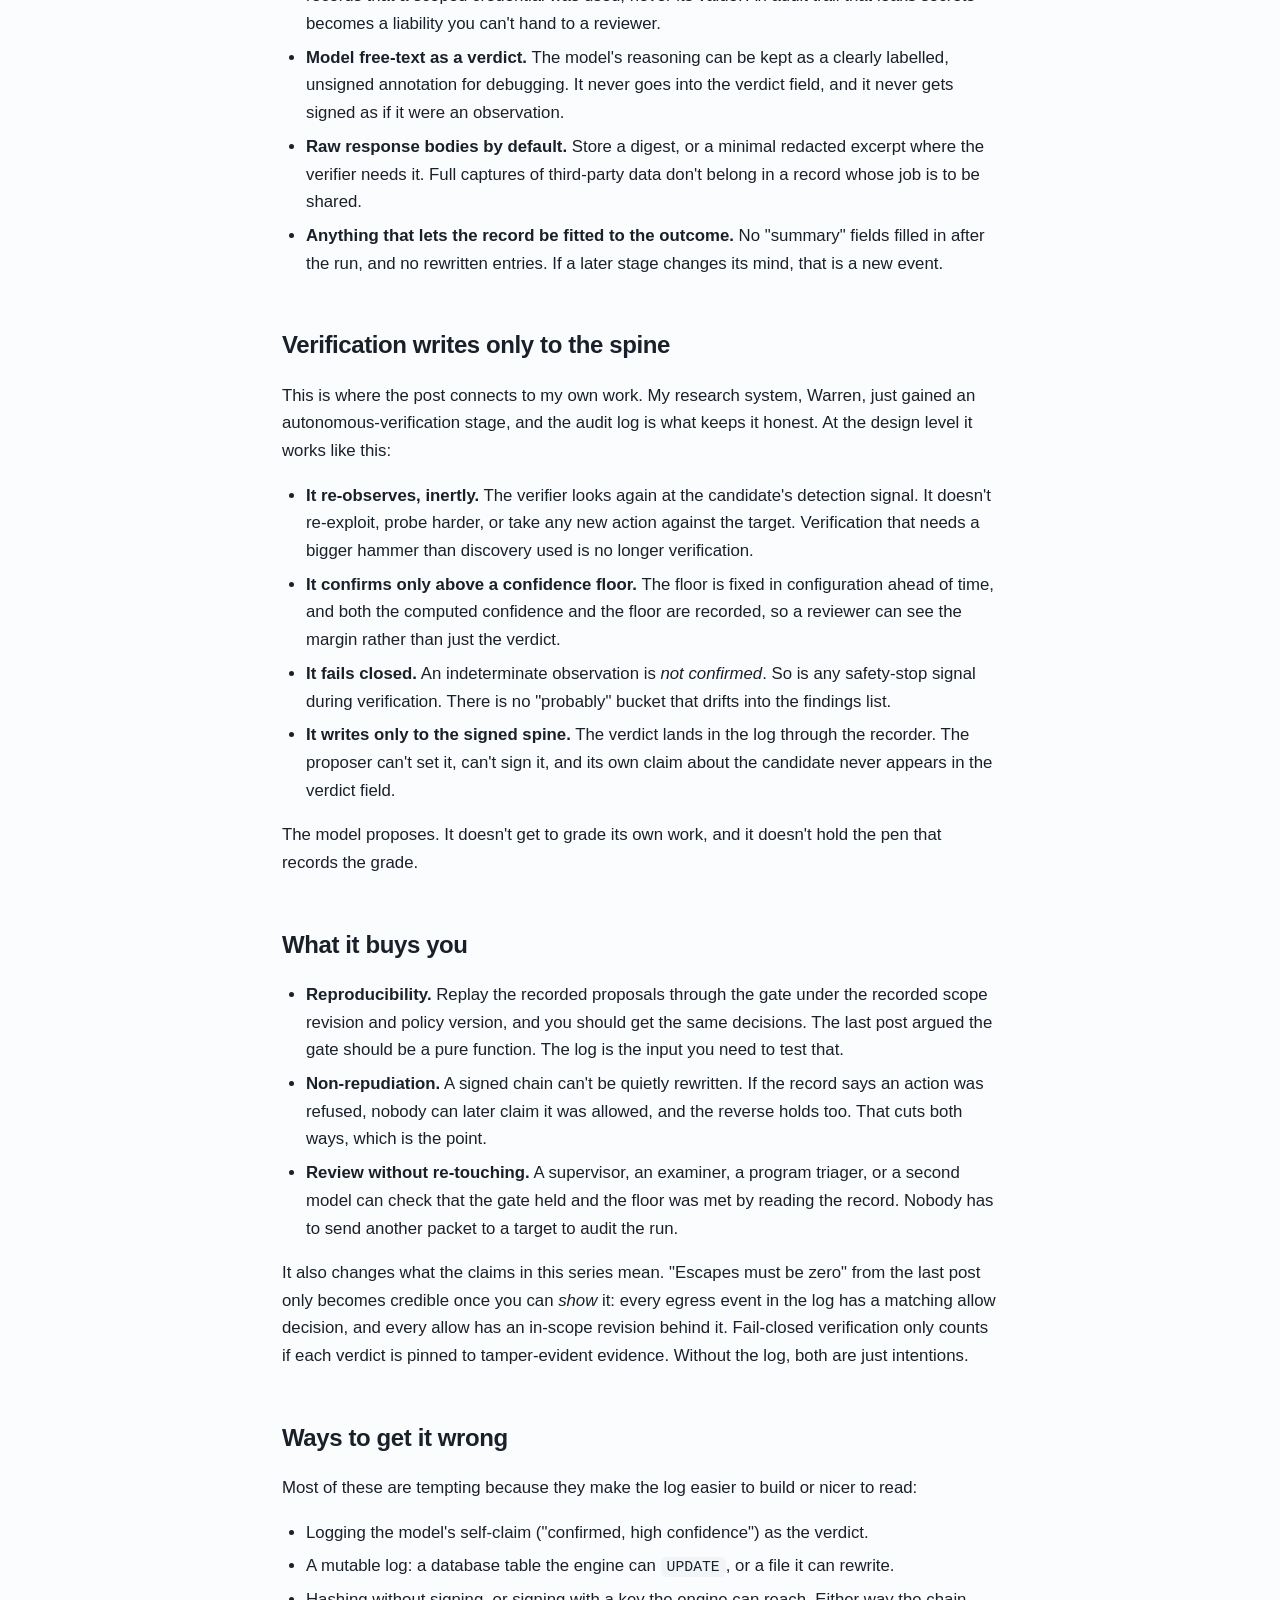
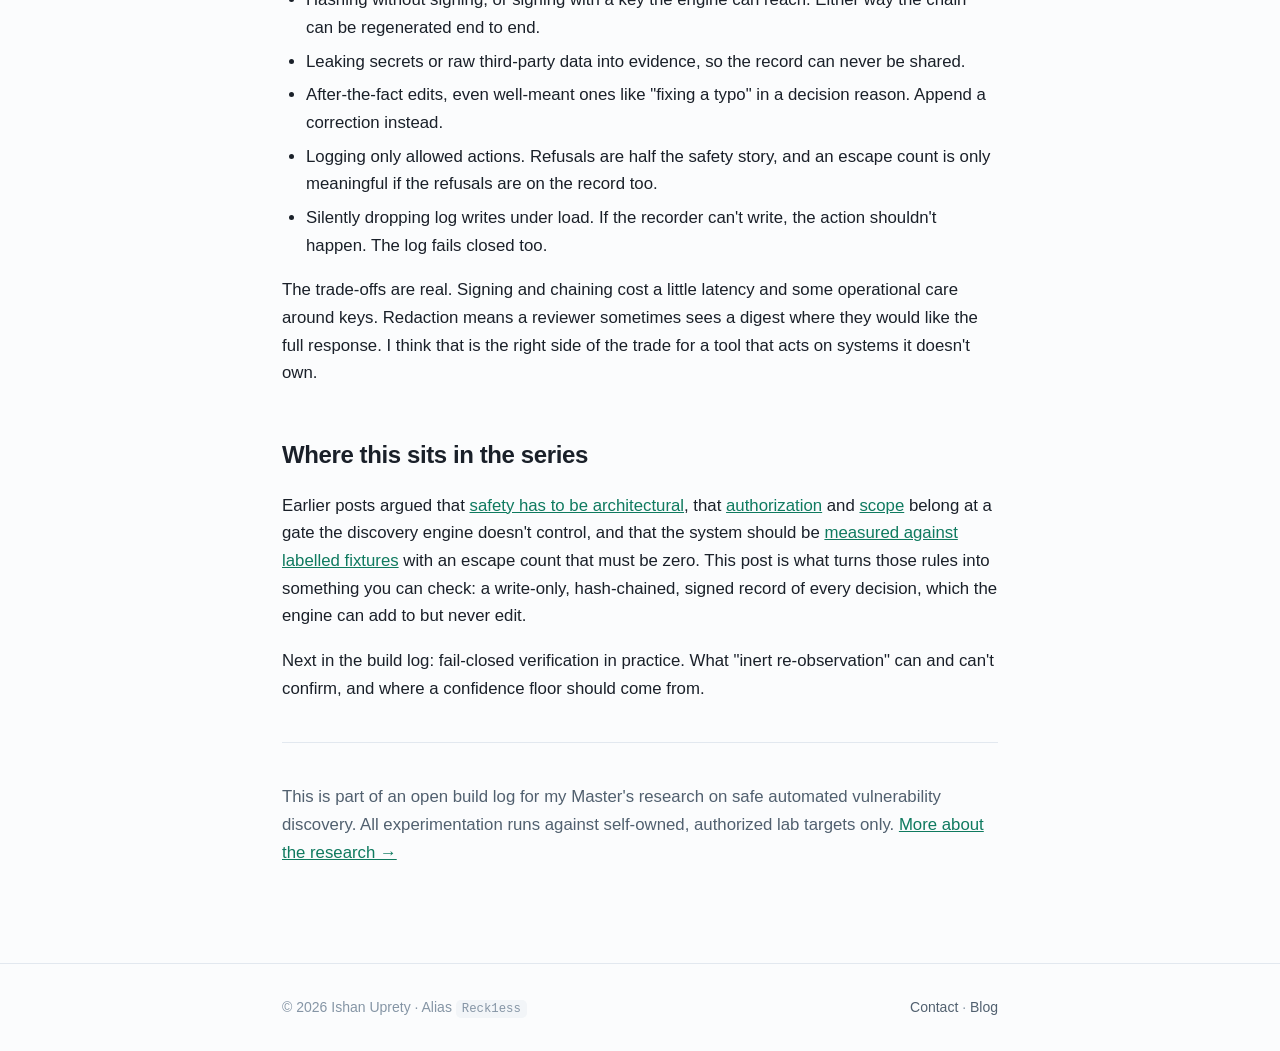
<file: blog/audit-log-as-evidence.html>
<!DOCTYPE html>
<html lang="en">
<head>
<meta charset="UTF-8">
<meta name="viewport" content="width=device-width, initial-scale=1.0">
<title>The audit log as evidence — Ishan Uprety</title>
<meta name="description" content="Why an autonomous vulnerability-discovery pipeline should trust an append-only, hash-chained, signed decision record rather than a model's self-report, and how that record makes zero escapes and fail-closed verification provable.">
<link rel="stylesheet" href="../assets/style.css">
<link rel="icon" href="data:image/svg+xml,<svg xmlns='http://www.w3.org/2000/svg' viewBox='0 0 100 100'><text y='.9em' font-size='90'>🛡️</text></svg>">
</head>
<body>
<header class="site">
  <div class="wrap">
    <a class="brand" href="../index.html">ishan<span class="dot">.</span>np</a>
    <nav>
      <a href="../index.html">Home</a>
      <a href="../research.html">Research</a>
      <a href="../projects.html">Projects</a>
      <a href="../roadmap.html">Roadmap</a>
      <a href="../blog.html" aria-current="page">Blog</a>
      <a href="../contact.html">Contact</a>
    </nav>
  </div>
</header>

<main>
<div class="wrap">
<article class="post">
  <h1>The audit log as evidence</h1>
  <div class="byline">2026-10-19 · Ishan Uprety · 10 min read</div>

  <p><a href="measuring-railed-discovery-against-fixtures.html">The last post</a> ended on
    a rule: the escape count has to be zero, and one escape invalidates a run's safety
    claim. That is easy to write down. The harder question is how anyone other than me
    is supposed to believe it.</p>

  <p>"Zero escapes" is a claim about every action the system <em>didn't</em> take
    outside its bounds. Recall is a number you can check against a fixture's labels.
    A safety claim is a statement about a whole run, and you can only check it if
    something recorded that run in a way that can't be quietly rewritten. This post is
    about that record: the audit log, treated as evidence rather than as debug
    output.</p>

  <blockquote>
    A tool that says "trust me, I found this and I stayed in scope" is asserting, not
    proving. Trust has to come from a record the tool cannot forge or edit after the
    fact.
  </blockquote>

  <h2>Why self-report isn't evidence</h2>
  <p>Once a model is in the discovery loop, the tempting shortcut is to ask it. Did
    you confirm the finding? Did every request stay in scope? The model will answer,
    fluently and confidently, and the answer is worth roughly nothing as evidence:</p>
  <ul>
    <li><strong>It is generated, not observed.</strong> A model's summary of what it did
      is another output of the same process you are trying to audit. It can be wrong in
      exactly the cases where you most need it to be right.</li>
    <li><strong>It is unfalsifiable after the fact.</strong> "I stayed in scope" with no
      underlying record cannot be checked by a reviewer. All they can do is believe it or
      not.</li>
    <li><strong>It is shaped by the goal.</strong> A proposer that is optimised to find
      bugs has every incentive, statistically if not intentionally, to describe a weak
      signal as a confirmation. That isn't malice. It is just what optimisation
      pressure does to a self-description.</li>
  </ul>
  <p>The same is true of any component reporting on itself, model or not. A logger
    that the discovery engine can write to, edit, and truncate is just a longer
    self-report.</p>

  <h2>Separate the recorder from the engine</h2>
  <p>The earlier posts in this series kept applying one move: take a decision away from
    the component that benefits from it.
    <a href="authorization-as-a-type.html">Authorization</a> is minted at a gate the
    engine doesn't control, and so is <a href="scope-encoding-gate-owned-allowlists.html">scope</a>.
    The audit log is the same move applied to memory.</p>
  <ul>
    <li><strong>The engine proposes.</strong> It can suggest an action, a candidate
      finding, a confidence. It cannot decide whether that action was allowed, and it
      cannot set its own verdict.</li>
    <li><strong>The gate decides and records.</strong> The gate's allow or refuse
      decision is written to the log by the gate, not relayed through the engine.</li>
    <li><strong>The log is write-only to producers.</strong> Components can append. None
      of them can read back and modify, reorder, or delete. Nothing in the discovery path
      holds the signing key.</li>
  </ul>
  <p>Separation of powers sounds grand for what is mostly a permissions decision. But it
    is the difference between "the system says it behaved" and "the system could not
    have hidden it if it hadn't".</p>

  <h2>Anatomy of a log you can use as evidence</h2>
  <p>I think of it as a spine. Every decision the pipeline makes is pinned to it, in
    order, and the spine itself is what you hand to a reviewer. Three properties make it
    a spine rather than a text file:</p>
  <ul>
    <li><strong>Append-only.</strong> Events are added, never rewritten or deleted. A
      correction is a new event that references the old one, not an edit.</li>
    <li><strong>Hash-chained.</strong> Each entry includes the hash of the previous
      entry. Change any byte of an old entry and every hash after it stops matching.
      Delete an entry and the chain has a visible gap.</li>
    <li><strong>Signed.</strong> The chain head is signed periodically by a key the
      engine never sees. A hash chain alone shows that the record is internally
      consistent. The signature shows <em>who</em> vouches for it and pins the record at
      a point in time, so the whole chain can't be regenerated from scratch to match a
      wished-for outcome.</li>
  </ul>
  <p>None of this is novel. It is the same idea behind certificate transparency logs and
    tamper-evident system logging. What is less common is applying it to the decisions
    of an autonomous security tool, which is exactly where it matters most.</p>

  <h2>What goes in</h2>
  <p>The test for content is replay: a reviewer should be able to reconstruct every
    decision from the log alone, without re-touching a target. For each step that
    means:</p>
  <ul>
    <li><strong>The proposal</strong>: the structured action or candidate the engine put
      forward, as data, not as the engine's narrative about it.</li>
    <li><strong>The gate decision</strong>: allow or refuse, and the rule that produced
      it.</li>
    <li><strong>What was in force</strong>: the scope revision and the authorization
      policy version the gate evaluated against, the same <code>scope_rev</code> the
      earlier posts put on every minted handle.</li>
    <li><strong>The verifier's observation</strong>: what it re-observed, the confidence
      it computed, and the floor it was compared against.</li>
    <li><strong>The verdict</strong>: confirmed, not confirmed, or indeterminate, and
      which component set it.</li>
    <li><strong>Timestamps and linkage</strong>: when each event happened and which
      earlier events it depends on.</li>
  </ul>
  <p>Here is the <em>shape</em> of one such entry. <strong>It is illustrative only: a
    hypothetical sketch of the fields, not a real Warren artifact or format.</strong></p>
  <ul>
    <li><code>seq</code>: position in the chain</li>
    <li><code>prev_hash</code>: hash of the previous entry</li>
    <li><code>event</code>: e.g. <code>gate_decision</code> or <code>verification</code></li>
    <li><code>proposal_ref</code>: reference to the structured proposal being decided on</li>
    <li><code>scope_rev</code>, <code>policy_version</code>: what the gate evaluated
      against</li>
    <li><code>decision</code>: allow / refuse, plus the rule identifier</li>
    <li><code>confidence</code>, <code>floor</code>: for verification events only</li>
    <li><code>verdict</code>, <code>set_by</code>: the outcome and the component that set
      it, which is never the proposer</li>
    <li><code>ts</code>: timestamp</li>
  </ul>

  <h2>What stays out</h2>
  <p>What you leave out matters just as much. An evidence log can fail by holding too
    much as easily as by holding too little.</p>
  <ul>
    <li><strong>Secrets.</strong> Credentials, session tokens, and client certificates
      live behind the gate. The log records that a scoped credential was used, never its
      value. An audit trail that leaks secrets becomes a liability you can't hand to a
      reviewer.</li>
    <li><strong>Model free-text as a verdict.</strong> The model's reasoning can be kept
      as a clearly labelled, unsigned annotation for debugging. It never goes into the
      verdict field, and it never gets signed as if it were an observation.</li>
    <li><strong>Raw response bodies by default.</strong> Store a digest, or a minimal
      redacted excerpt where the verifier needs it. Full captures of third-party data
      don't belong in a record whose job is to be shared.</li>
    <li><strong>Anything that lets the record be fitted to the outcome.</strong> No
      "summary" fields filled in after the run, and no rewritten entries. If a later
      stage changes its mind, that is a new event.</li>
  </ul>

  <h2>Verification writes only to the spine</h2>
  <p>This is where the post connects to my own work. My research system, Warren, just
    gained an autonomous-verification stage, and the audit log is what keeps it
    honest. At the design level it works like this:</p>
  <ul>
    <li><strong>It re-observes, inertly.</strong> The verifier looks again at the
      candidate's detection signal. It doesn't re-exploit, probe harder, or take any new
      action against the target. Verification that needs a bigger hammer than discovery
      used is no longer verification.</li>
    <li><strong>It confirms only above a confidence floor.</strong> The floor is fixed in
      configuration ahead of time, and both the computed confidence and the floor are
      recorded, so a reviewer can see the margin rather than just the verdict.</li>
    <li><strong>It fails closed.</strong> An indeterminate observation is <em>not
      confirmed</em>. So is any safety-stop signal during verification. There is no
      "probably" bucket that drifts into the findings list.</li>
    <li><strong>It writes only to the signed spine.</strong> The verdict lands in the log
      through the recorder. The proposer can't set it, can't sign it, and its own claim
      about the candidate never appears in the verdict field.</li>
  </ul>
  <p>The model proposes. It doesn't get to grade its own work, and it doesn't hold the
    pen that records the grade.</p>

  <h2>What it buys you</h2>
  <ul>
    <li><strong>Reproducibility.</strong> Replay the recorded proposals through the gate
      under the recorded scope revision and policy version, and you should get the same
      decisions. The last post argued the gate should be a pure function. The log is the
      input you need to test that.</li>
    <li><strong>Non-repudiation.</strong> A signed chain can't be quietly rewritten. If
      the record says an action was refused, nobody can later claim it was allowed, and
      the reverse holds too. That cuts both ways, which is the point.</li>
    <li><strong>Review without re-touching.</strong> A supervisor, an examiner, a program
      triager, or a second model can check that the gate held and the floor was met by
      reading the record. Nobody has to send another packet to a target to audit the
      run.</li>
  </ul>
  <p>It also changes what the claims in this series mean. "Escapes must be zero" from
    the last post only becomes credible once you can <em>show</em> it: every egress event
    in the log has a matching allow decision, and every allow has an in-scope revision
    behind it. Fail-closed verification only counts if each verdict is pinned to
    tamper-evident evidence. Without the log, both are just intentions.</p>

  <h2>Ways to get it wrong</h2>
  <p>Most of these are tempting because they make the log easier to build or nicer to
    read:</p>
  <ul>
    <li>Logging the model's self-claim ("confirmed, high confidence") as the verdict.</li>
    <li>A mutable log: a database table the engine can <code>UPDATE</code>, or a file it
      can rewrite.</li>
    <li>Hashing without signing, or signing with a key the engine can reach. Either way
      the chain can be regenerated end to end.</li>
    <li>Leaking secrets or raw third-party data into evidence, so the record can never be
      shared.</li>
    <li>After-the-fact edits, even well-meant ones like "fixing a typo" in a decision
      reason. Append a correction instead.</li>
    <li>Logging only allowed actions. Refusals are half the safety story, and an
      escape count is only meaningful if the refusals are on the record too.</li>
    <li>Silently dropping log writes under load. If the recorder can't write, the action
      shouldn't happen. The log fails closed too.</li>
  </ul>
  <p>The trade-offs are real. Signing and chaining cost a little latency and some
    operational care around keys. Redaction means a reviewer sometimes sees a digest
    where they would like the full response. I think that is the right side of the
    trade for a tool that acts on systems it doesn't own.</p>

  <h2>Where this sits in the series</h2>
  <p>Earlier posts argued that
    <a href="safety-rails-not-warnings.html">safety has to be architectural</a>, that
    <a href="authorization-as-a-type.html">authorization</a> and
    <a href="scope-encoding-gate-owned-allowlists.html">scope</a> belong at a gate the
    discovery engine doesn't control, and that the system should be
    <a href="measuring-railed-discovery-against-fixtures.html">measured against labelled
    fixtures</a> with an escape count that must be zero. This post is what turns those
    rules into something you can check: a write-only, hash-chained, signed record of
    every decision, which the engine can add to but never edit.</p>
  <p>Next in the build log: fail-closed verification in practice. What "inert
    re-observation" can and can't confirm, and where a confidence floor should
    come from.</p>

  <hr>
  <p class="muted">This is part of an open build log for my Master's research on safe
    automated vulnerability discovery. All experimentation runs against self-owned,
    authorized lab targets only.
    <a href="../research.html">More about the research →</a></p>
</article>
</div>
</main>

<footer class="site">
  <div class="wrap">
    <span>© <span id="yr"></span> Ishan Uprety · Alias <code>Reck1ess</code></span>
    <span><a href="../contact.html">Contact</a> · <a href="../blog.html">Blog</a></span>
  </div>
</footer>
<script>document.getElementById('yr').textContent = new Date().getFullYear();</script>
</body>
</html>
</file>
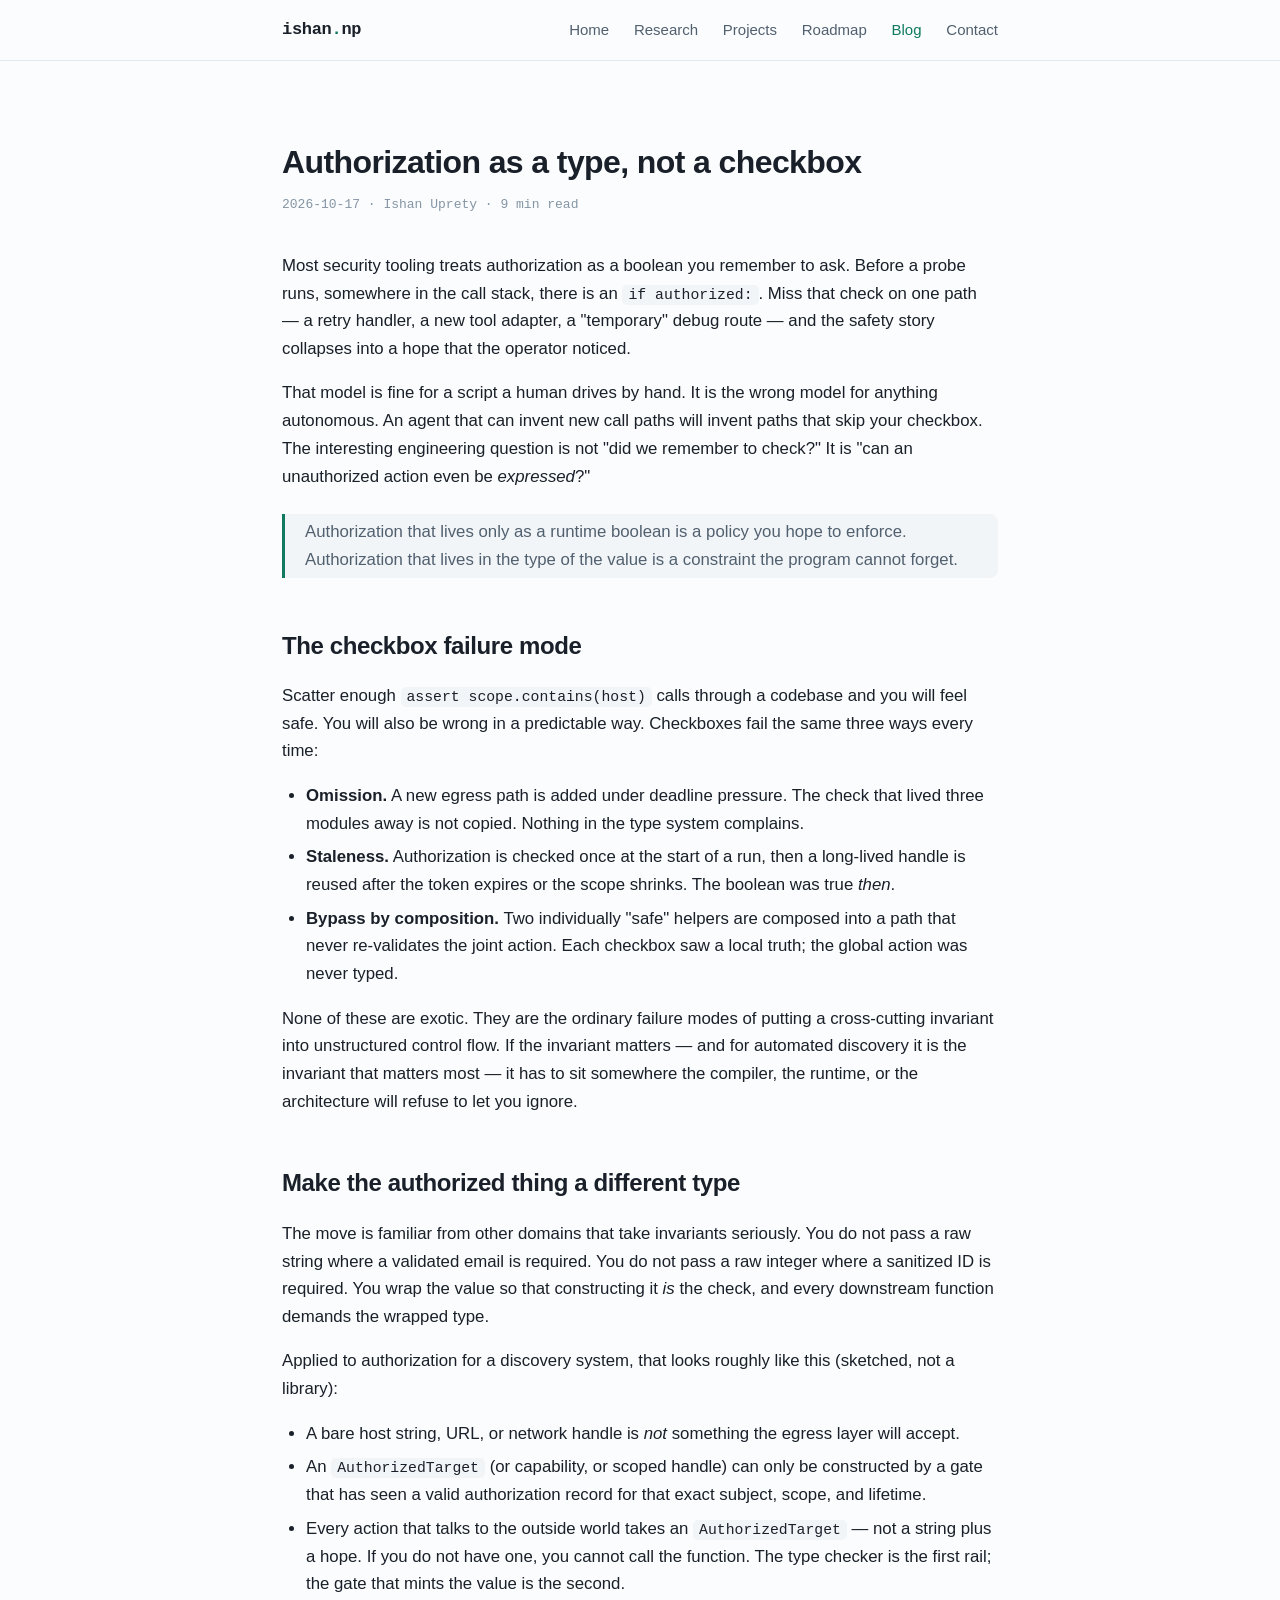
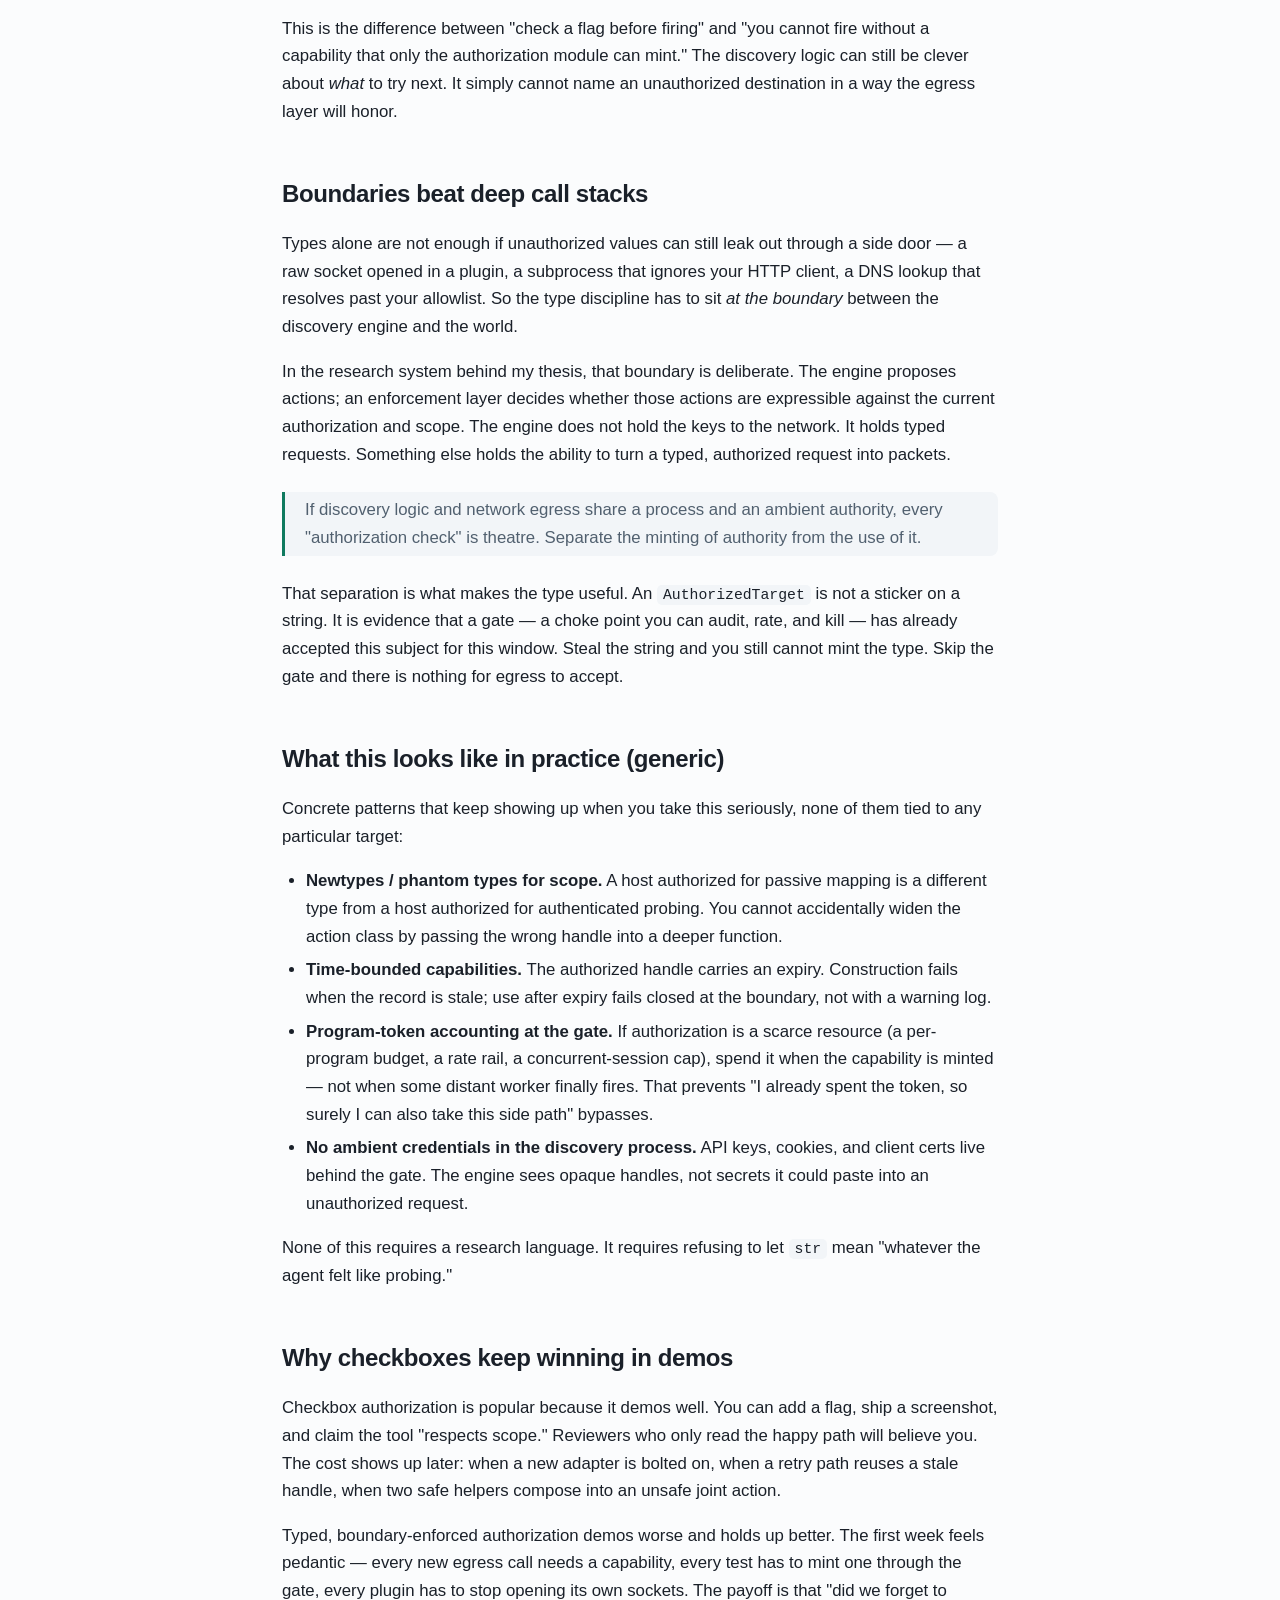
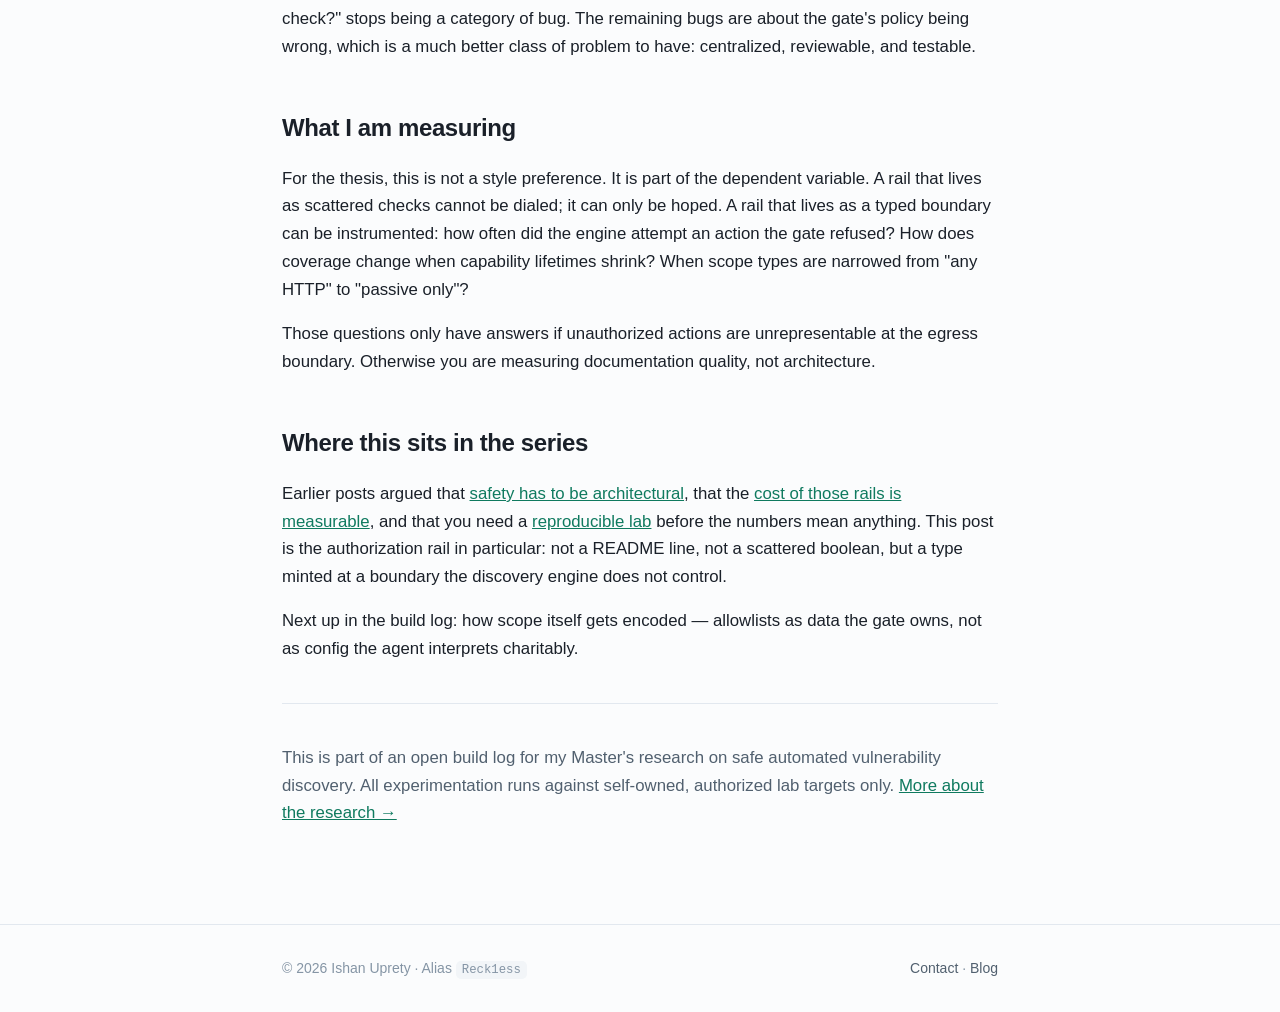
<file: blog/authorization-as-a-type.html>
<!DOCTYPE html>
<html lang="en">
<head>
<meta charset="UTF-8">
<meta name="viewport" content="width=device-width, initial-scale=1.0">
<title>Authorization as a type, not a checkbox — Ishan Uprety</title>
<meta name="description" content="Why authorization decisions in automated vulnerability discovery belong in the type system and at system boundaries — not as scattered runtime checkbox checks.">
<link rel="stylesheet" href="../assets/style.css">
<link rel="icon" href="data:image/svg+xml,<svg xmlns='http://www.w3.org/2000/svg' viewBox='0 0 100 100'><text y='.9em' font-size='90'>🛡️</text></svg>">
</head>
<body>
<header class="site">
  <div class="wrap">
    <a class="brand" href="../index.html">ishan<span class="dot">.</span>np</a>
    <nav>
      <a href="../index.html">Home</a>
      <a href="../research.html">Research</a>
      <a href="../projects.html">Projects</a>
      <a href="../roadmap.html">Roadmap</a>
      <a href="../blog.html" aria-current="page">Blog</a>
      <a href="../contact.html">Contact</a>
    </nav>
  </div>
</header>

<main>
<div class="wrap">
<article class="post">
  <h1>Authorization as a type, not a checkbox</h1>
  <div class="byline">2026-10-17 · Ishan Uprety · 9 min read</div>

  <p>Most security tooling treats authorization as a boolean you remember to ask. Before a
    probe runs, somewhere in the call stack, there is an <code>if authorized:</code>. Miss
    that check on one path — a retry handler, a new tool adapter, a "temporary" debug
    route — and the safety story collapses into a hope that the operator noticed.</p>

  <p>That model is fine for a script a human drives by hand. It is the wrong model for
    anything autonomous. An agent that can invent new call paths will invent paths that
    skip your checkbox. The interesting engineering question is not "did we remember to
    check?" It is "can an unauthorized action even be <em>expressed</em>?"</p>

  <blockquote>
    Authorization that lives only as a runtime boolean is a policy you hope to enforce.
    Authorization that lives in the type of the value is a constraint the program cannot
    forget.
  </blockquote>

  <h2>The checkbox failure mode</h2>
  <p>Scatter enough <code>assert scope.contains(host)</code> calls through a codebase and
    you will feel safe. You will also be wrong in a predictable way. Checkboxes fail the
    same three ways every time:</p>
  <ul>
    <li><strong>Omission.</strong> A new egress path is added under deadline pressure.
      The check that lived three modules away is not copied. Nothing in the type system
      complains.</li>
    <li><strong>Staleness.</strong> Authorization is checked once at the start of a run,
      then a long-lived handle is reused after the token expires or the scope shrinks.
      The boolean was true <em>then</em>.</li>
    <li><strong>Bypass by composition.</strong> Two individually "safe" helpers are
      composed into a path that never re-validates the joint action. Each checkbox saw a
      local truth; the global action was never typed.</li>
  </ul>
  <p>None of these are exotic. They are the ordinary failure modes of putting a
    cross-cutting invariant into unstructured control flow. If the invariant matters —
    and for automated discovery it is the invariant that matters most — it has to sit
    somewhere the compiler, the runtime, or the architecture will refuse to let you
    ignore.</p>

  <h2>Make the authorized thing a different type</h2>
  <p>The move is familiar from other domains that take invariants seriously. You do not
    pass a raw string where a validated email is required. You do not pass a raw integer
    where a sanitized ID is required. You wrap the value so that constructing it
    <em>is</em> the check, and every downstream function demands the wrapped type.</p>
  <p>Applied to authorization for a discovery system, that looks roughly like this
    (sketched, not a library):</p>
  <ul>
    <li>A bare host string, URL, or network handle is <em>not</em> something the egress
      layer will accept.</li>
    <li>An <code>AuthorizedTarget</code> (or capability, or scoped handle) can only be
      constructed by a gate that has seen a valid authorization record for that exact
      subject, scope, and lifetime.</li>
    <li>Every action that talks to the outside world takes an <code>AuthorizedTarget</code>
      — not a string plus a hope. If you do not have one, you cannot call the function.
      The type checker is the first rail; the gate that mints the value is the second.</li>
  </ul>
  <p>This is the difference between "check a flag before firing" and "you cannot fire
    without a capability that only the authorization module can mint." The discovery
    logic can still be clever about <em>what</em> to try next. It simply cannot name an
    unauthorized destination in a way the egress layer will honor.</p>

  <h2>Boundaries beat deep call stacks</h2>
  <p>Types alone are not enough if unauthorized values can still leak out through a
    side door — a raw socket opened in a plugin, a subprocess that ignores your HTTP
    client, a DNS lookup that resolves past your allowlist. So the type discipline has
    to sit <em>at the boundary</em> between the discovery engine and the world.</p>
  <p>In the research system behind my thesis, that boundary is deliberate. The engine
    proposes actions; an enforcement layer decides whether those actions are expressible
    against the current authorization and scope. The engine does not hold the keys to
    the network. It holds typed requests. Something else holds the ability to turn a
    typed, authorized request into packets.</p>
  <blockquote>
    If discovery logic and network egress share a process and an ambient authority, every
    "authorization check" is theatre. Separate the minting of authority from the use of
    it.
  </blockquote>
  <p>That separation is what makes the type useful. An <code>AuthorizedTarget</code> is
    not a sticker on a string. It is evidence that a gate — a choke point you can audit,
    rate, and kill — has already accepted this subject for this window. Steal the string
    and you still cannot mint the type. Skip the gate and there is nothing for egress to
    accept.</p>

  <h2>What this looks like in practice (generic)</h2>
  <p>Concrete patterns that keep showing up when you take this seriously, none of them
    tied to any particular target:</p>
  <ul>
    <li><strong>Newtypes / phantom types for scope.</strong> A host authorized for
      passive mapping is a different type from a host authorized for authenticated
      probing. You cannot accidentally widen the action class by passing the wrong
      handle into a deeper function.</li>
    <li><strong>Time-bounded capabilities.</strong> The authorized handle carries an
      expiry. Construction fails when the record is stale; use after expiry fails
      closed at the boundary, not with a warning log.</li>
    <li><strong>Program-token accounting at the gate.</strong> If authorization is a
      scarce resource (a per-program budget, a rate rail, a concurrent-session cap),
      spend it when the capability is minted — not when some distant worker finally
      fires. That prevents "I already spent the token, so surely I can also take this
      side path" bypasses.</li>
    <li><strong>No ambient credentials in the discovery process.</strong> API keys,
      cookies, and client certs live behind the gate. The engine sees opaque handles,
      not secrets it could paste into an unauthorized request.</li>
  </ul>
  <p>None of this requires a research language. It requires refusing to let
    <code>str</code> mean "whatever the agent felt like probing."</p>

  <h2>Why checkboxes keep winning in demos</h2>
  <p>Checkbox authorization is popular because it demos well. You can add a flag, ship
    a screenshot, and claim the tool "respects scope." Reviewers who only read the happy
    path will believe you. The cost shows up later: when a new adapter is bolted on, when
    a retry path reuses a stale handle, when two safe helpers compose into an unsafe
    joint action.</p>
  <p>Typed, boundary-enforced authorization demos worse and holds up better. The first
    week feels pedantic — every new egress call needs a capability, every test has to
    mint one through the gate, every plugin has to stop opening its own sockets. The
    payoff is that "did we forget to check?" stops being a category of bug. The remaining
    bugs are about the gate's policy being wrong, which is a much better class of problem
    to have: centralized, reviewable, and testable.</p>

  <h2>What I am measuring</h2>
  <p>For the thesis, this is not a style preference. It is part of the dependent
    variable. A rail that lives as scattered checks cannot be dialed; it can only be
    hoped. A rail that lives as a typed boundary can be instrumented: how often did the
    engine attempt an action the gate refused? How does coverage change when capability
    lifetimes shrink? When scope types are narrowed from "any HTTP" to "passive only"?</p>
  <p>Those questions only have answers if unauthorized actions are unrepresentable at
    the egress boundary. Otherwise you are measuring documentation quality, not
    architecture.</p>

  <h2>Where this sits in the series</h2>
  <p>Earlier posts argued that
    <a href="safety-rails-not-warnings.html">safety has to be architectural</a>, that
    the <a href="cost-of-being-safe.html">cost of those rails is measurable</a>, and that
    you need a
    <a href="reproducible-vuln-lab.html">reproducible lab</a> before the numbers mean
    anything. This post is the authorization rail in particular: not a README line, not
    a scattered boolean, but a type minted at a boundary the discovery engine does not
    control.</p>
  <p>Next up in the build log: how scope itself gets encoded — allowlists as data the
    gate owns, not as config the agent interprets charitably.</p>

  <hr>
  <p class="muted">This is part of an open build log for my Master's research on safe
    automated vulnerability discovery. All experimentation runs against self-owned,
    authorized lab targets only.
    <a href="../research.html">More about the research →</a></p>
</article>
</div>
</main>

<footer class="site">
  <div class="wrap">
    <span>© <span id="yr"></span> Ishan Uprety · Alias <code>Reck1ess</code></span>
    <span><a href="../contact.html">Contact</a> · <a href="../blog.html">Blog</a></span>
  </div>
</footer>
<script>document.getElementById('yr').textContent = new Date().getFullYear();</script>
</body>
</html>
</file>
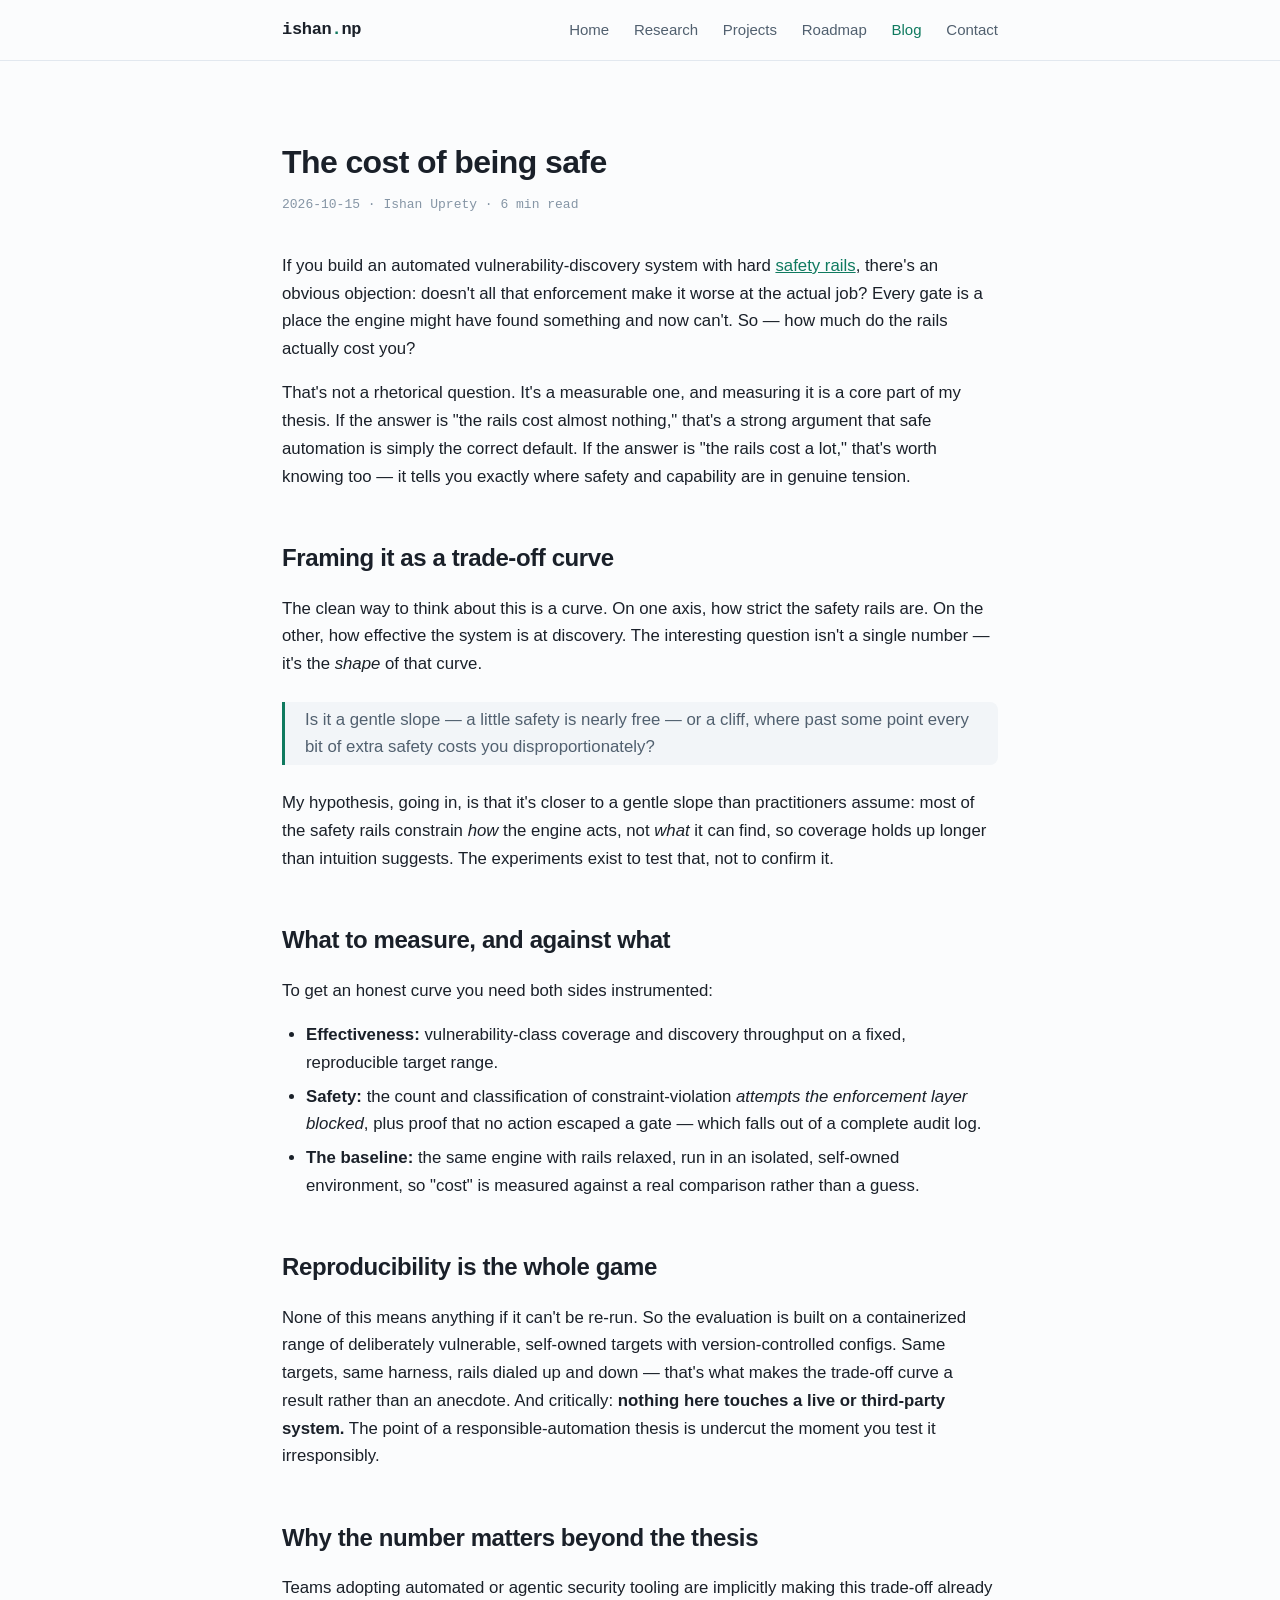
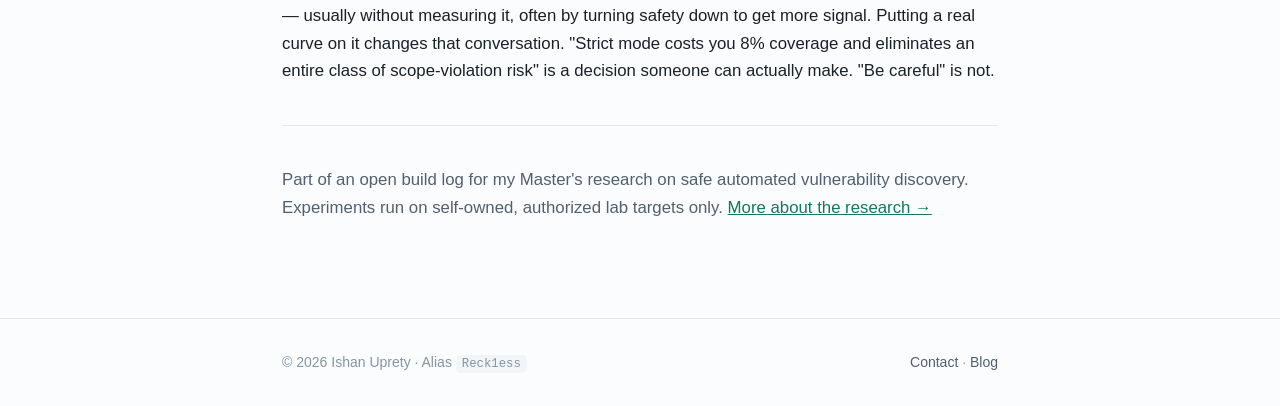
<file: blog/cost-of-being-safe.html>
<!DOCTYPE html>
<html lang="en">
<head>
<meta charset="UTF-8">
<meta name="viewport" content="width=device-width, initial-scale=1.0">
<title>The cost of being safe — Ishan Uprety</title>
<meta name="description" content="How to measure the trade-off between safety-rail strictness and discovery effectiveness in automated vulnerability discovery.">
<link rel="stylesheet" href="../assets/style.css">
<link rel="icon" href="data:image/svg+xml,<svg xmlns='http://www.w3.org/2000/svg' viewBox='0 0 100 100'><text y='.9em' font-size='90'>🛡️</text></svg>">
</head>
<body>
<header class="site">
  <div class="wrap">
    <a class="brand" href="../index.html">ishan<span class="dot">.</span>np</a>
    <nav>
      <a href="../index.html">Home</a>
      <a href="../research.html">Research</a>
      <a href="../projects.html">Projects</a>
      <a href="../roadmap.html">Roadmap</a>
      <a href="../blog.html" aria-current="page">Blog</a>
      <a href="../contact.html">Contact</a>
    </nav>
  </div>
</header>

<main>
<div class="wrap">
<article class="post">
  <h1>The cost of being safe</h1>
  <div class="byline">2026-10-15 · Ishan Uprety · 6 min read</div>

  <p>If you build an automated vulnerability-discovery system with hard
    <a href="safety-rails-not-warnings.html">safety rails</a>, there's an obvious objection:
    doesn't all that enforcement make it worse at the actual job? Every gate is a place the engine
    might have found something and now can't. So — how much do the rails actually cost you?</p>

  <p>That's not a rhetorical question. It's a measurable one, and measuring it is a core part of my
    thesis. If the answer is "the rails cost almost nothing," that's a strong argument that safe
    automation is simply the correct default. If the answer is "the rails cost a lot," that's worth
    knowing too — it tells you exactly where safety and capability are in genuine tension.</p>

  <h2>Framing it as a trade-off curve</h2>
  <p>The clean way to think about this is a curve. On one axis, how strict the safety rails are.
    On the other, how effective the system is at discovery. The interesting question isn't a single
    number — it's the <em>shape</em> of that curve.</p>
  <blockquote>
    Is it a gentle slope — a little safety is nearly free — or a cliff, where past some point every
    bit of extra safety costs you disproportionately?
  </blockquote>
  <p>My hypothesis, going in, is that it's closer to a gentle slope than practitioners assume: most
    of the safety rails constrain <em>how</em> the engine acts, not <em>what</em> it can find, so
    coverage holds up longer than intuition suggests. The experiments exist to test that, not to
    confirm it.</p>

  <h2>What to measure, and against what</h2>
  <p>To get an honest curve you need both sides instrumented:</p>
  <ul>
    <li><strong>Effectiveness:</strong> vulnerability-class coverage and discovery throughput on a
      fixed, reproducible target range.</li>
    <li><strong>Safety:</strong> the count and classification of constraint-violation
      <em>attempts the enforcement layer blocked</em>, plus proof that no action escaped a gate —
      which falls out of a complete audit log.</li>
    <li><strong>The baseline:</strong> the same engine with rails relaxed, run in an isolated,
      self-owned environment, so "cost" is measured against a real comparison rather than a guess.</li>
  </ul>

  <h2>Reproducibility is the whole game</h2>
  <p>None of this means anything if it can't be re-run. So the evaluation is built on a
    containerized range of deliberately vulnerable, self-owned targets with version-controlled
    configs. Same targets, same harness, rails dialed up and down — that's what makes the trade-off
    curve a result rather than an anecdote. And critically: <strong>nothing here touches a live or
    third-party system.</strong> The point of a responsible-automation thesis is undercut the
    moment you test it irresponsibly.</p>

  <h2>Why the number matters beyond the thesis</h2>
  <p>Teams adopting automated or agentic security tooling are implicitly making this trade-off
    already — usually without measuring it, often by turning safety down to get more signal. Putting
    a real curve on it changes that conversation. "Strict mode costs you 8% coverage and eliminates
    an entire class of scope-violation risk" is a decision someone can actually make. "Be careful"
    is not.</p>

  <hr>
  <p class="muted">Part of an open build log for my Master's research on safe automated
    vulnerability discovery. Experiments run on self-owned, authorized lab targets only.
    <a href="../research.html">More about the research →</a></p>
</article>
</div>
</main>

<footer class="site">
  <div class="wrap">
    <span>© <span id="yr"></span> Ishan Uprety · Alias <code>Reck1ess</code></span>
    <span><a href="../contact.html">Contact</a> · <a href="../blog.html">Blog</a></span>
  </div>
</footer>
<script>document.getElementById('yr').textContent = new Date().getFullYear();</script>
</body>
</html>
</file>
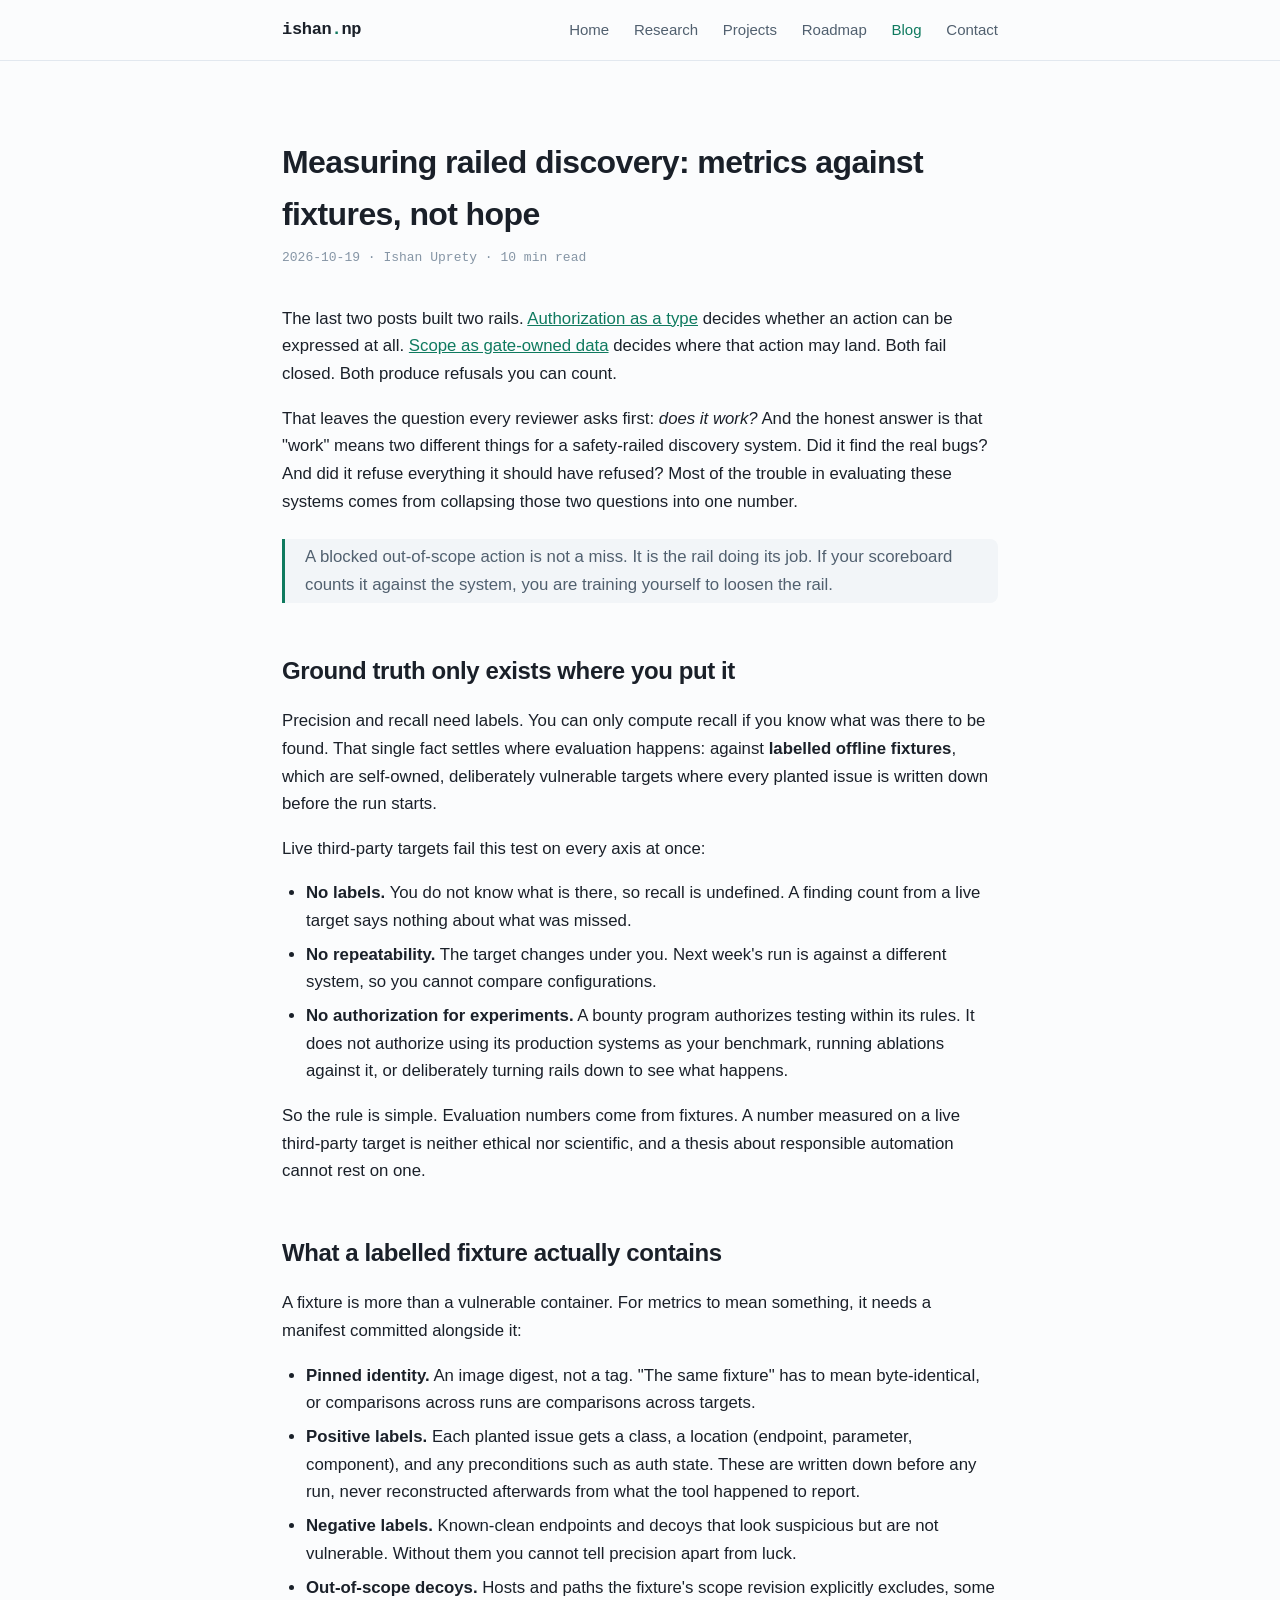
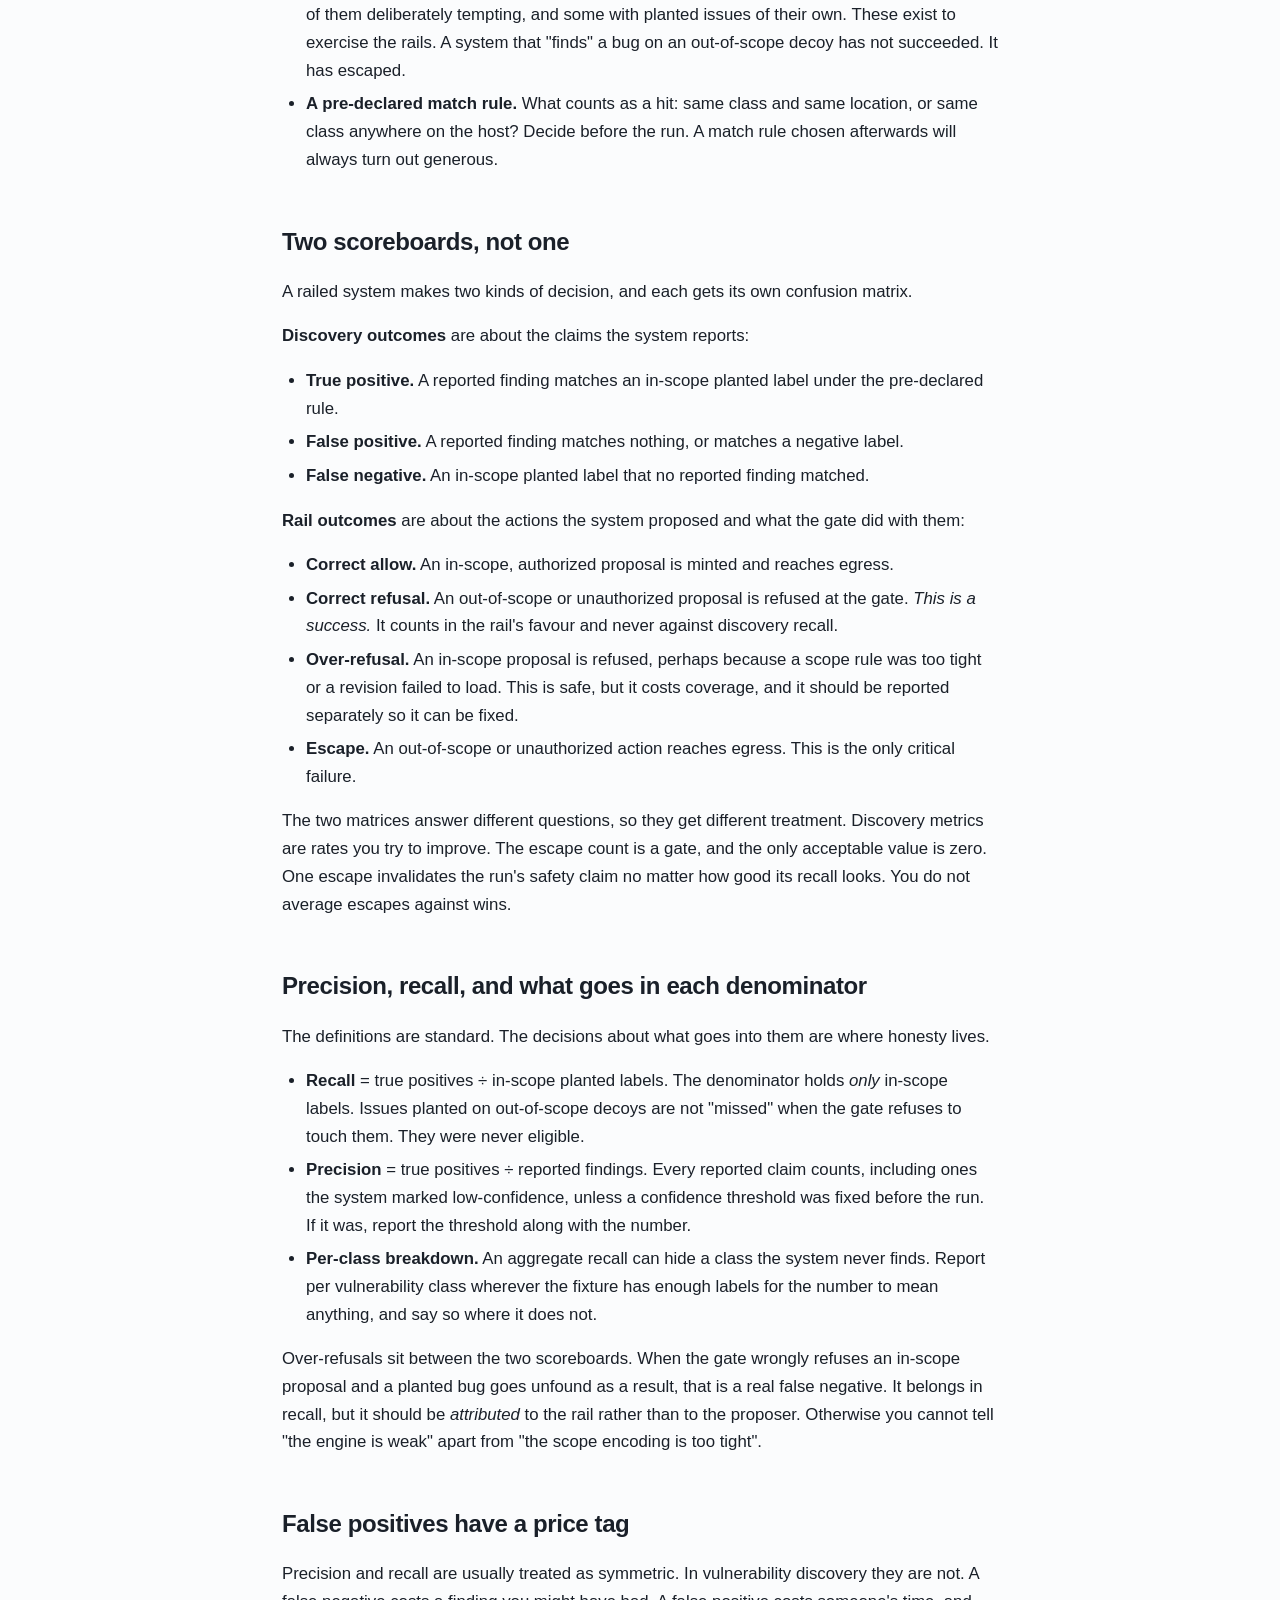
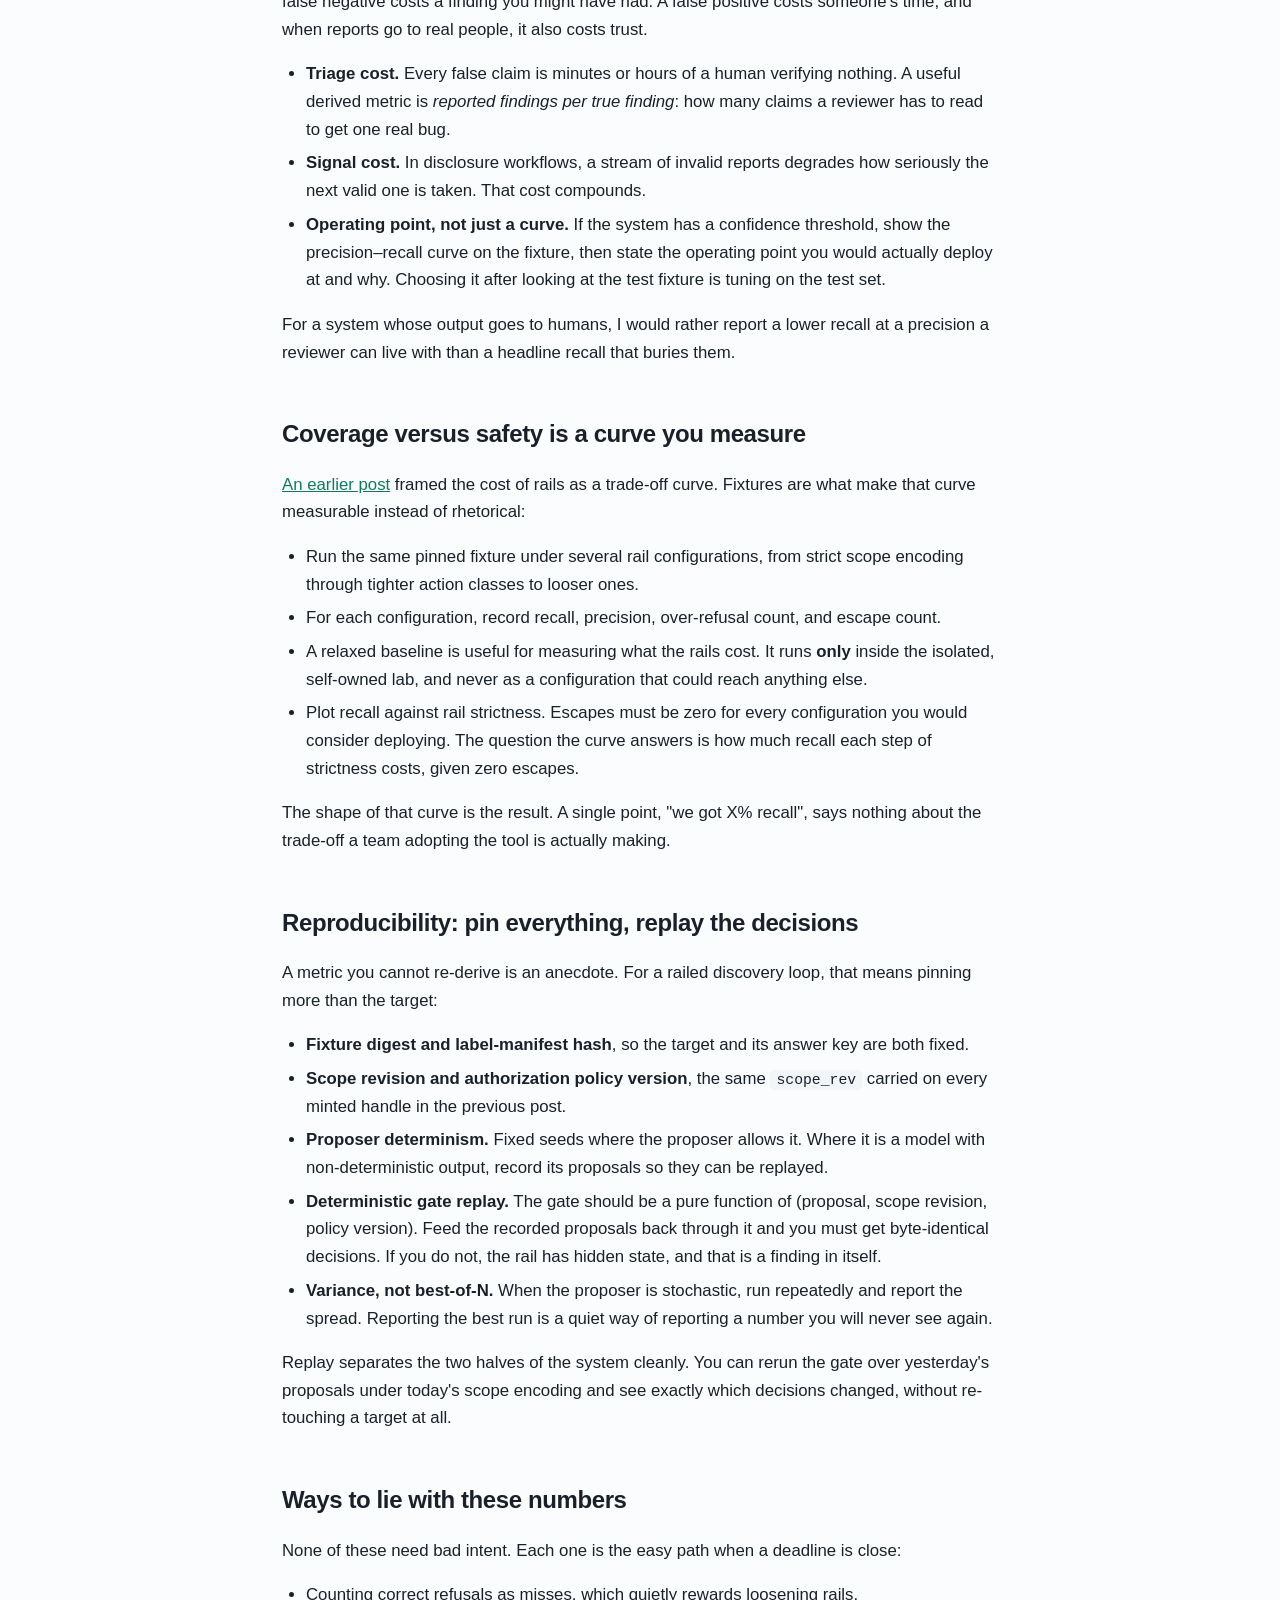
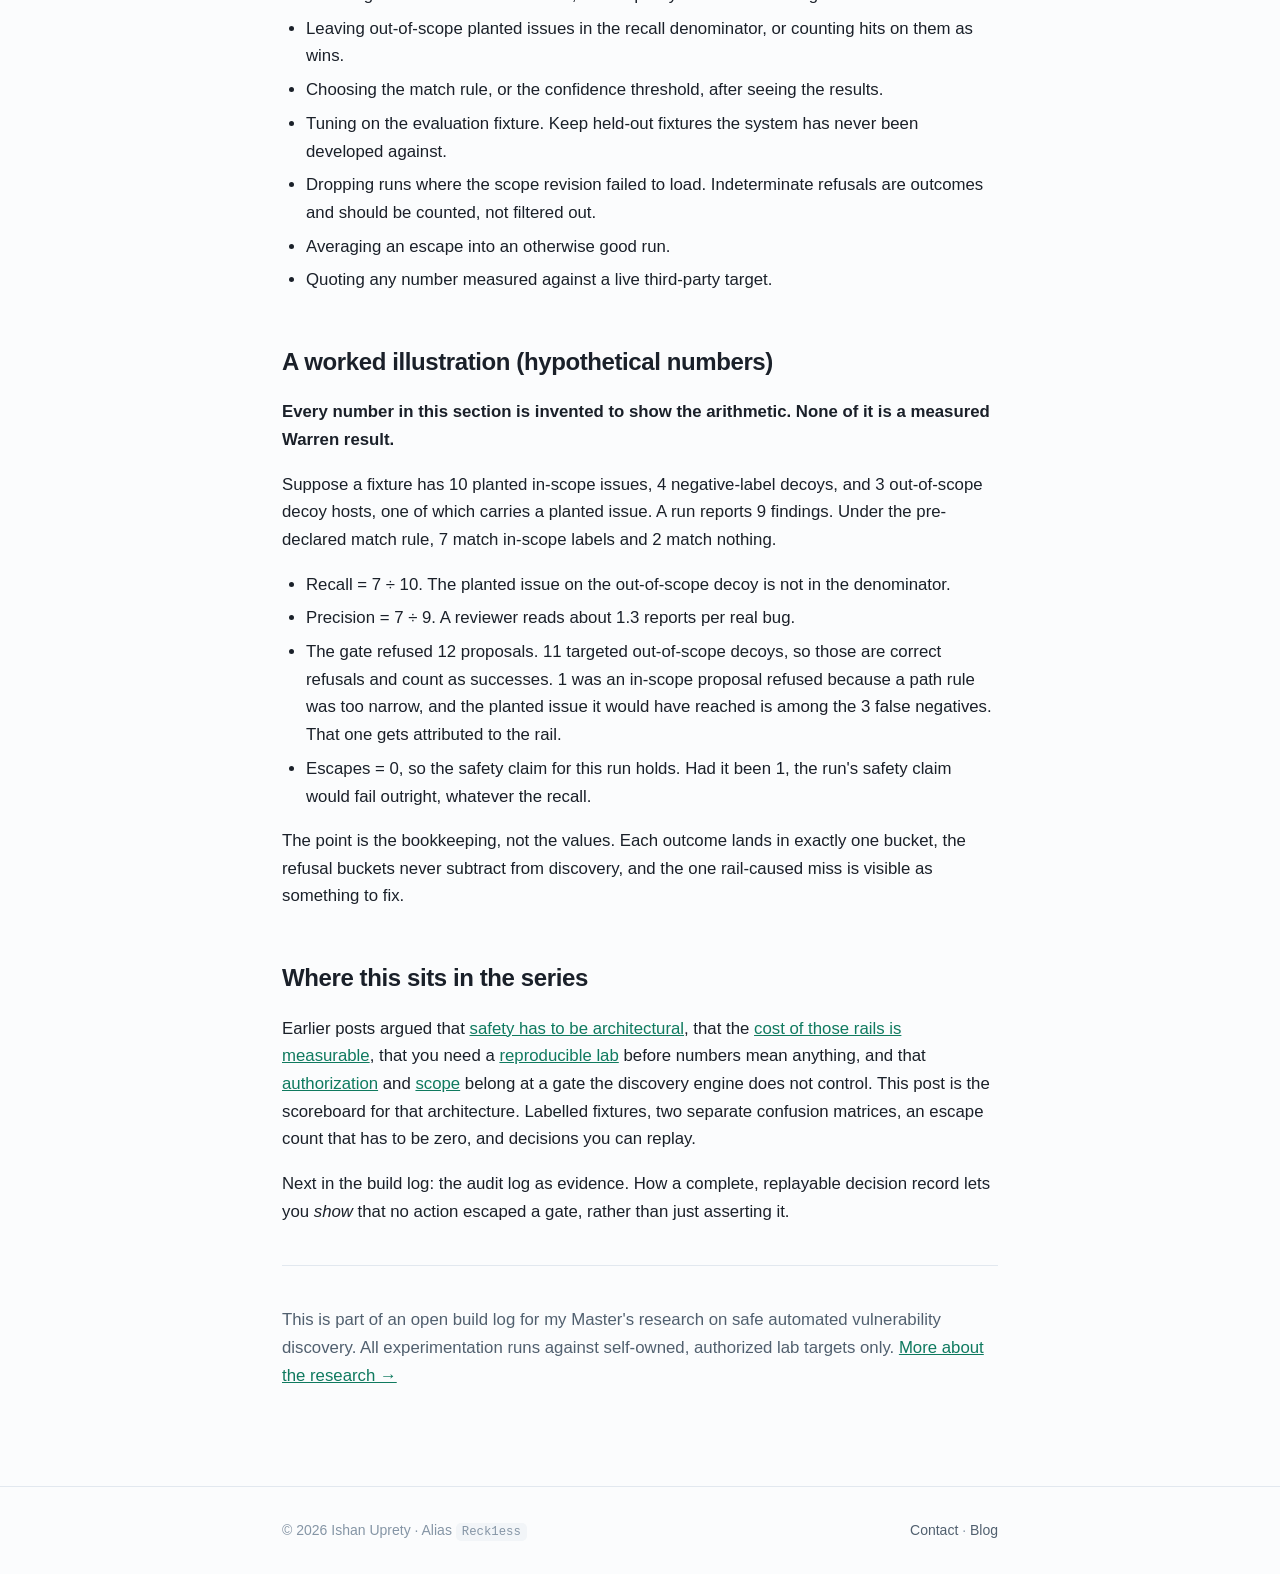
<file: blog/measuring-railed-discovery-against-fixtures.html>
<!DOCTYPE html>
<html lang="en">
<head>
<meta charset="UTF-8">
<meta name="viewport" content="width=device-width, initial-scale=1.0">
<title>Measuring railed discovery: metrics against fixtures, not hope — Ishan Uprety</title>
<meta name="description" content="How to evaluate a safety-railed automated vulnerability-discovery system honestly: labelled offline fixtures, precision and recall, false-positive cost, fail-closed refusals as successes, and deterministic replay.">
<link rel="stylesheet" href="../assets/style.css">
<link rel="icon" href="data:image/svg+xml,<svg xmlns='http://www.w3.org/2000/svg' viewBox='0 0 100 100'><text y='.9em' font-size='90'>🛡️</text></svg>">
</head>
<body>
<header class="site">
  <div class="wrap">
    <a class="brand" href="../index.html">ishan<span class="dot">.</span>np</a>
    <nav>
      <a href="../index.html">Home</a>
      <a href="../research.html">Research</a>
      <a href="../projects.html">Projects</a>
      <a href="../roadmap.html">Roadmap</a>
      <a href="../blog.html" aria-current="page">Blog</a>
      <a href="../contact.html">Contact</a>
    </nav>
  </div>
</header>

<main>
<div class="wrap">
<article class="post">
  <h1>Measuring railed discovery: metrics against fixtures, not hope</h1>
  <div class="byline">2026-10-19 · Ishan Uprety · 10 min read</div>

  <p>The last two posts built two rails.
    <a href="authorization-as-a-type.html">Authorization as a type</a> decides whether an
    action can be expressed at all.
    <a href="scope-encoding-gate-owned-allowlists.html">Scope as gate-owned data</a>
    decides where that action may land. Both fail closed. Both produce refusals you can
    count.</p>

  <p>That leaves the question every reviewer asks first: <em>does it work?</em> And the
    honest answer is that "work" means two different things for a safety-railed
    discovery system. Did it find the real bugs? And did it refuse everything it should
    have refused? Most of the trouble in evaluating these systems comes from
    collapsing those two questions into one number.</p>

  <blockquote>
    A blocked out-of-scope action is not a miss. It is the rail doing its job. If your
    scoreboard counts it against the system, you are training yourself to loosen the
    rail.
  </blockquote>

  <h2>Ground truth only exists where you put it</h2>
  <p>Precision and recall need labels. You can only compute recall if you know what was
    there to be found. That single fact settles where evaluation happens: against
    <strong>labelled offline fixtures</strong>, which are self-owned, deliberately
    vulnerable targets where every planted issue is written down before the run
    starts.</p>
  <p>Live third-party targets fail this test on every axis at once:</p>
  <ul>
    <li><strong>No labels.</strong> You do not know what is there, so recall is
      undefined. A finding count from a live target says nothing about what was missed.</li>
    <li><strong>No repeatability.</strong> The target changes under you. Next week's run
      is against a different system, so you cannot compare configurations.</li>
    <li><strong>No authorization for experiments.</strong> A bounty program authorizes
      testing within its rules. It does not authorize using its production systems as
      your benchmark, running ablations against it, or deliberately turning rails down
      to see what happens.</li>
  </ul>
  <p>So the rule is simple. Evaluation numbers come from fixtures. A number measured on
    a live third-party target is neither ethical nor scientific, and a thesis about
    responsible automation cannot rest on one.</p>

  <h2>What a labelled fixture actually contains</h2>
  <p>A fixture is more than a vulnerable container. For metrics to mean something, it
    needs a manifest committed alongside it:</p>
  <ul>
    <li><strong>Pinned identity.</strong> An image digest, not a tag. "The same fixture"
      has to mean byte-identical, or comparisons across runs are comparisons across
      targets.</li>
    <li><strong>Positive labels.</strong> Each planted issue gets a class, a location
      (endpoint, parameter, component), and any preconditions such as auth state.
      These are written down before any run, never reconstructed afterwards from what
      the tool happened to report.</li>
    <li><strong>Negative labels.</strong> Known-clean endpoints and decoys that look
      suspicious but are not vulnerable. Without them you cannot tell precision apart
      from luck.</li>
    <li><strong>Out-of-scope decoys.</strong> Hosts and paths the fixture's scope
      revision explicitly excludes, some of them deliberately tempting, and some with
      planted issues of their own. These exist to exercise the rails. A system that
      "finds" a bug on an out-of-scope decoy has not succeeded. It has escaped.</li>
    <li><strong>A pre-declared match rule.</strong> What counts as a hit: same class and
      same location, or same class anywhere on the host? Decide before the run. A match
      rule chosen afterwards will always turn out generous.</li>
  </ul>

  <h2>Two scoreboards, not one</h2>
  <p>A railed system makes two kinds of decision, and each gets its own confusion
    matrix.</p>
  <p><strong>Discovery outcomes</strong> are about the claims the system reports:</p>
  <ul>
    <li><strong>True positive.</strong> A reported finding matches an in-scope planted
      label under the pre-declared rule.</li>
    <li><strong>False positive.</strong> A reported finding matches nothing, or matches
      a negative label.</li>
    <li><strong>False negative.</strong> An in-scope planted label that no reported
      finding matched.</li>
  </ul>
  <p><strong>Rail outcomes</strong> are about the actions the system proposed and what
    the gate did with them:</p>
  <ul>
    <li><strong>Correct allow.</strong> An in-scope, authorized proposal is minted and
      reaches egress.</li>
    <li><strong>Correct refusal.</strong> An out-of-scope or unauthorized proposal is
      refused at the gate. <em>This is a success.</em> It counts in the rail's favour and
      never against discovery recall.</li>
    <li><strong>Over-refusal.</strong> An in-scope proposal is refused, perhaps because
      a scope rule was too tight or a revision failed to load. This is safe, but it costs
      coverage, and it should be reported separately so it can be fixed.</li>
    <li><strong>Escape.</strong> An out-of-scope or unauthorized action reaches egress.
      This is the only critical failure.</li>
  </ul>
  <p>The two matrices answer different questions, so they get different treatment.
    Discovery metrics are rates you try to improve. The escape count is a gate, and the
    only acceptable value is zero. One escape invalidates the run's safety claim no
    matter how good its recall looks. You do not average escapes against wins.</p>

  <h2>Precision, recall, and what goes in each denominator</h2>
  <p>The definitions are standard. The decisions about what goes into them are where
    honesty lives.</p>
  <ul>
    <li><strong>Recall</strong> = true positives ÷ in-scope planted labels. The
      denominator holds <em>only</em> in-scope labels. Issues planted on out-of-scope
      decoys are not "missed" when the gate refuses to touch them. They were never
      eligible.</li>
    <li><strong>Precision</strong> = true positives ÷ reported findings. Every reported
      claim counts, including ones the system marked low-confidence, unless a
      confidence threshold was fixed before the run. If it was, report the threshold
      along with the number.</li>
    <li><strong>Per-class breakdown.</strong> An aggregate recall can hide a class the
      system never finds. Report per vulnerability class wherever the fixture has
      enough labels for the number to mean anything, and say so where it does not.</li>
  </ul>
  <p>Over-refusals sit between the two scoreboards. When the gate wrongly refuses an
    in-scope proposal and a planted bug goes unfound as a result, that is a real false
    negative. It belongs in recall, but it should be <em>attributed</em> to the rail
    rather than to the proposer. Otherwise you cannot tell "the engine is weak" apart
    from "the scope encoding is too tight".</p>

  <h2>False positives have a price tag</h2>
  <p>Precision and recall are usually treated as symmetric. In vulnerability discovery
    they are not. A false negative costs a finding you might have had. A false positive
    costs someone's time, and when reports go to real people, it also costs trust.</p>
  <ul>
    <li><strong>Triage cost.</strong> Every false claim is minutes or hours of a human
      verifying nothing. A useful derived metric is <em>reported findings per true
      finding</em>: how many claims a reviewer has to read to get one real bug.</li>
    <li><strong>Signal cost.</strong> In disclosure workflows, a stream of invalid
      reports degrades how seriously the next valid one is taken. That cost compounds.</li>
    <li><strong>Operating point, not just a curve.</strong> If the system has a
      confidence threshold, show the precision–recall curve on the fixture, then state
      the operating point you would actually deploy at and why. Choosing it after
      looking at the test fixture is tuning on the test set.</li>
  </ul>
  <p>For a system whose output goes to humans, I would rather report a lower recall at
    a precision a reviewer can live with than a headline recall that buries them.</p>

  <h2>Coverage versus safety is a curve you measure</h2>
  <p><a href="cost-of-being-safe.html">An earlier post</a> framed the cost of rails as a
    trade-off curve. Fixtures are what make that curve measurable instead of
    rhetorical:</p>
  <ul>
    <li>Run the same pinned fixture under several rail configurations, from strict scope
      encoding through tighter action classes to looser ones.</li>
    <li>For each configuration, record recall, precision, over-refusal count, and
      escape count.</li>
    <li>A relaxed baseline is useful for measuring what the rails cost. It runs
      <strong>only</strong> inside the isolated, self-owned lab, and never as a
      configuration that could reach anything else.</li>
    <li>Plot recall against rail strictness. Escapes must be zero for every
      configuration you would consider deploying. The question the curve answers is how
      much recall each step of strictness costs, given zero escapes.</li>
  </ul>
  <p>The shape of that curve is the result. A single point, "we got X% recall", says
    nothing about the trade-off a team adopting the tool is actually making.</p>

  <h2>Reproducibility: pin everything, replay the decisions</h2>
  <p>A metric you cannot re-derive is an anecdote. For a railed discovery loop, that
    means pinning more than the target:</p>
  <ul>
    <li><strong>Fixture digest and label-manifest hash</strong>, so the target and its
      answer key are both fixed.</li>
    <li><strong>Scope revision and authorization policy version</strong>, the same
      <code>scope_rev</code> carried on every minted handle in the previous post.</li>
    <li><strong>Proposer determinism.</strong> Fixed seeds where the proposer allows
      it. Where it is a model with non-deterministic output, record its proposals so
      they can be replayed.</li>
    <li><strong>Deterministic gate replay.</strong> The gate should be a pure function
      of (proposal, scope revision, policy version). Feed the recorded proposals back
      through it and you must get byte-identical decisions. If you do not, the rail has
      hidden state, and that is a finding in itself.</li>
    <li><strong>Variance, not best-of-N.</strong> When the proposer is stochastic, run
      repeatedly and report the spread. Reporting the best run is a quiet way of
      reporting a number you will never see again.</li>
  </ul>
  <p>Replay separates the two halves of the system cleanly. You can rerun the gate over
    yesterday's proposals under today's scope encoding and see exactly which decisions
    changed, without re-touching a target at all.</p>

  <h2>Ways to lie with these numbers</h2>
  <p>None of these need bad intent. Each one is the easy path when a deadline is close:</p>
  <ul>
    <li>Counting correct refusals as misses, which quietly rewards loosening rails.</li>
    <li>Leaving out-of-scope planted issues in the recall denominator, or counting hits
      on them as wins.</li>
    <li>Choosing the match rule, or the confidence threshold, after seeing the
      results.</li>
    <li>Tuning on the evaluation fixture. Keep held-out fixtures the system has never
      been developed against.</li>
    <li>Dropping runs where the scope revision failed to load. Indeterminate refusals
      are outcomes and should be counted, not filtered out.</li>
    <li>Averaging an escape into an otherwise good run.</li>
    <li>Quoting any number measured against a live third-party target.</li>
  </ul>

  <h2>A worked illustration (hypothetical numbers)</h2>
  <p><strong>Every number in this section is invented to show the arithmetic. None of
    it is a measured Warren result.</strong></p>
  <p>Suppose a fixture has 10 planted in-scope issues, 4 negative-label decoys, and 3
    out-of-scope decoy hosts, one of which carries a planted issue. A run reports 9
    findings. Under the pre-declared match rule, 7 match in-scope labels and 2 match
    nothing.</p>
  <ul>
    <li>Recall = 7 ÷ 10. The planted issue on the out-of-scope decoy is not in the
      denominator.</li>
    <li>Precision = 7 ÷ 9. A reviewer reads about 1.3 reports per real bug.</li>
    <li>The gate refused 12 proposals. 11 targeted out-of-scope decoys, so those are
      correct refusals and count as successes. 1 was an in-scope proposal refused
      because a path rule was too narrow, and the planted issue it would have reached
      is among the 3 false negatives. That one gets attributed to the rail.</li>
    <li>Escapes = 0, so the safety claim for this run holds. Had it been 1, the run's
      safety claim would fail outright, whatever the recall.</li>
  </ul>
  <p>The point is the bookkeeping, not the values. Each outcome lands in exactly one
    bucket, the refusal buckets never subtract from discovery, and the one rail-caused
    miss is visible as something to fix.</p>

  <h2>Where this sits in the series</h2>
  <p>Earlier posts argued that
    <a href="safety-rails-not-warnings.html">safety has to be architectural</a>, that
    the <a href="cost-of-being-safe.html">cost of those rails is measurable</a>, that
    you need a <a href="reproducible-vuln-lab.html">reproducible lab</a> before numbers
    mean anything, and that
    <a href="authorization-as-a-type.html">authorization</a> and
    <a href="scope-encoding-gate-owned-allowlists.html">scope</a> belong at a gate the
    discovery engine does not control. This post is the scoreboard for that
    architecture. Labelled fixtures, two separate confusion matrices, an escape count
    that has to be zero, and decisions you can replay.</p>
  <p>Next in the build log: the audit log as evidence. How a complete, replayable
    decision record lets you <em>show</em> that no action escaped a gate, rather than
    just asserting it.</p>

  <hr>
  <p class="muted">This is part of an open build log for my Master's research on safe
    automated vulnerability discovery. All experimentation runs against self-owned,
    authorized lab targets only.
    <a href="../research.html">More about the research →</a></p>
</article>
</div>
</main>

<footer class="site">
  <div class="wrap">
    <span>© <span id="yr"></span> Ishan Uprety · Alias <code>Reck1ess</code></span>
    <span><a href="../contact.html">Contact</a> · <a href="../blog.html">Blog</a></span>
  </div>
</footer>
<script>document.getElementById('yr').textContent = new Date().getFullYear();</script>
</body>
</html>
</file>
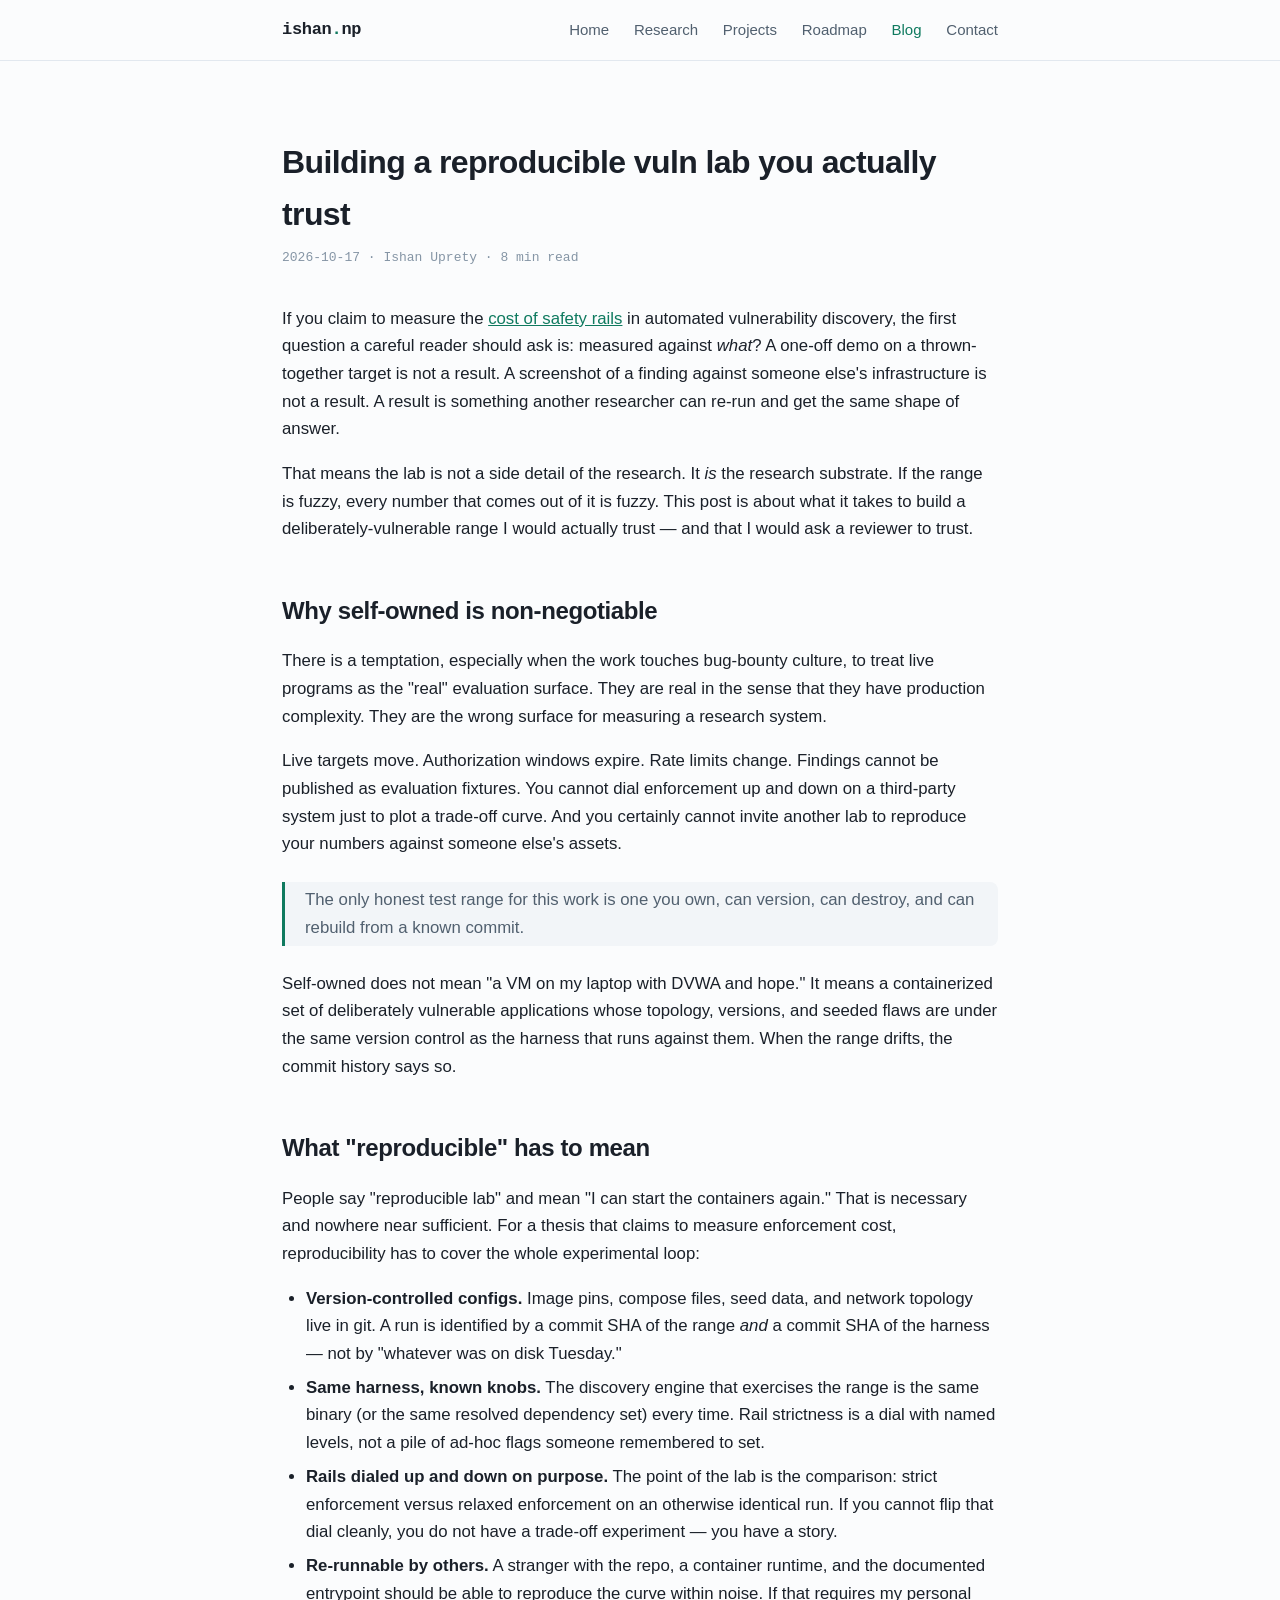
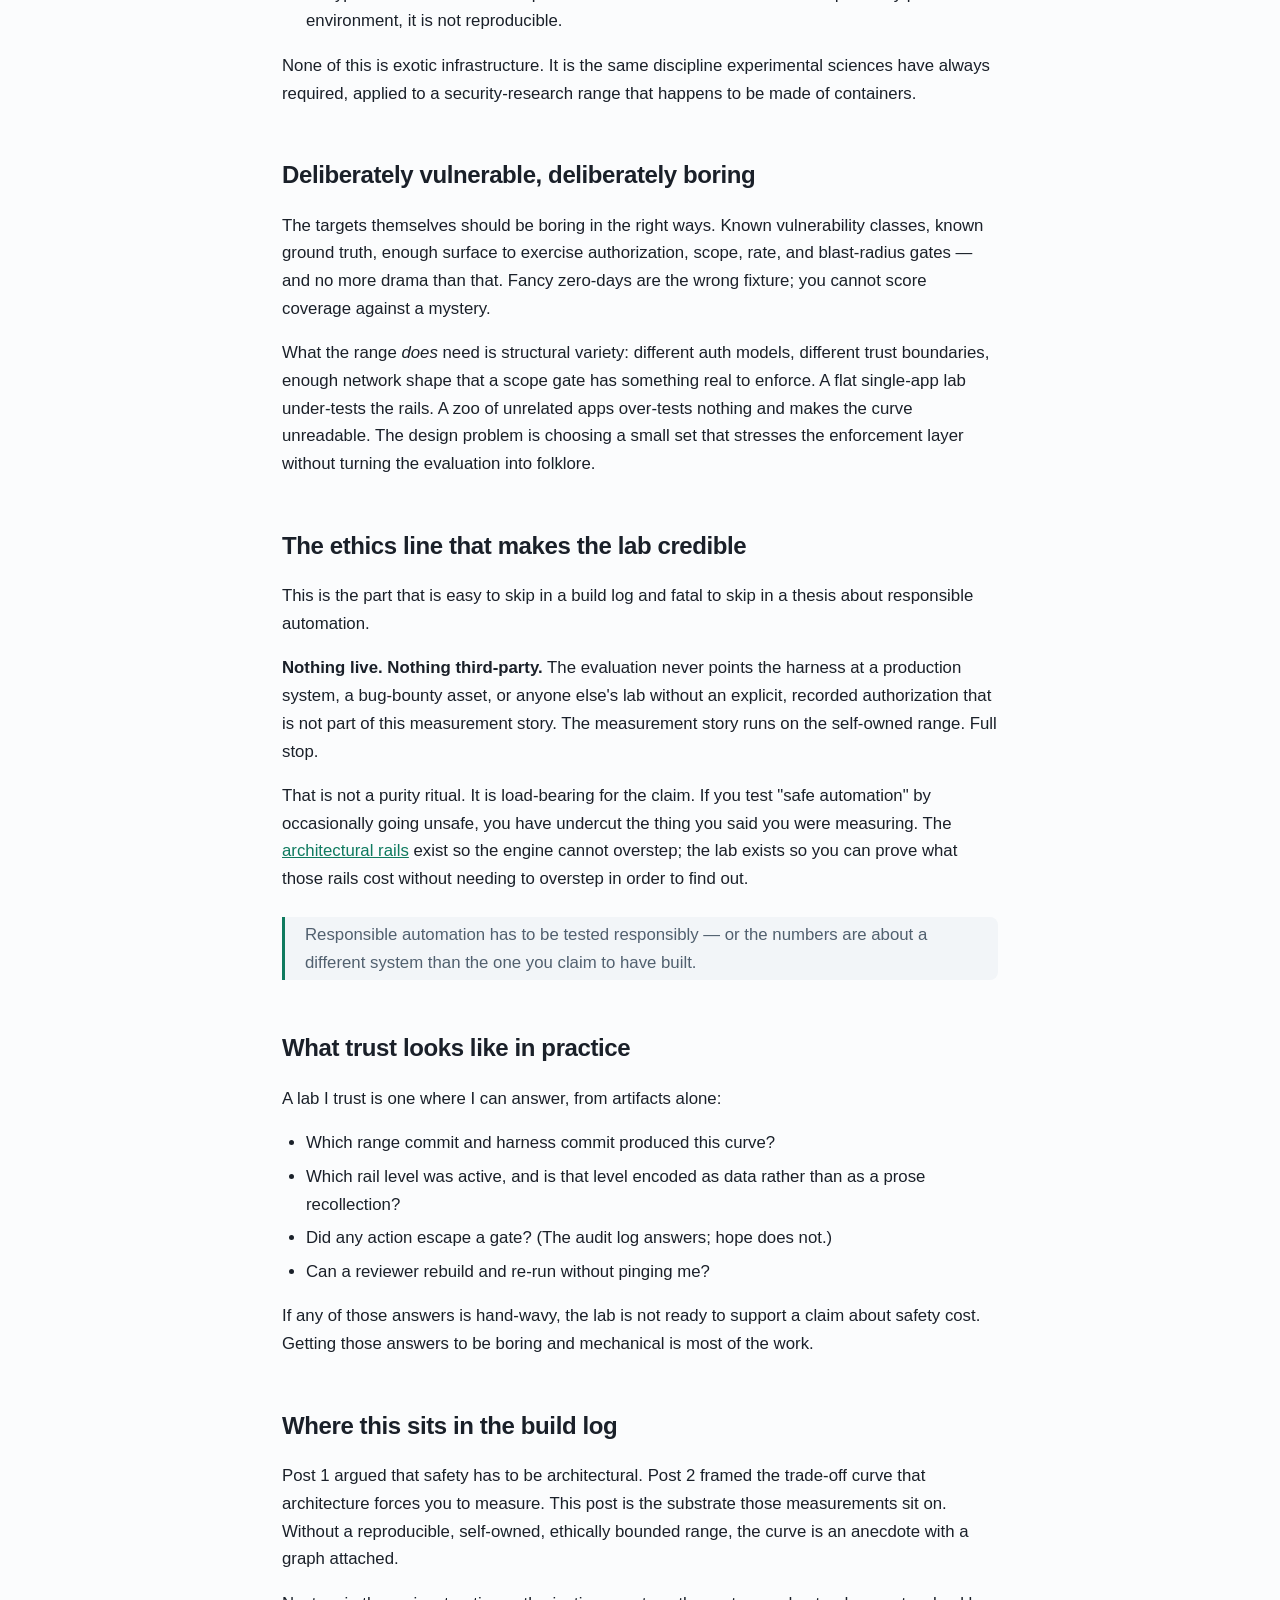
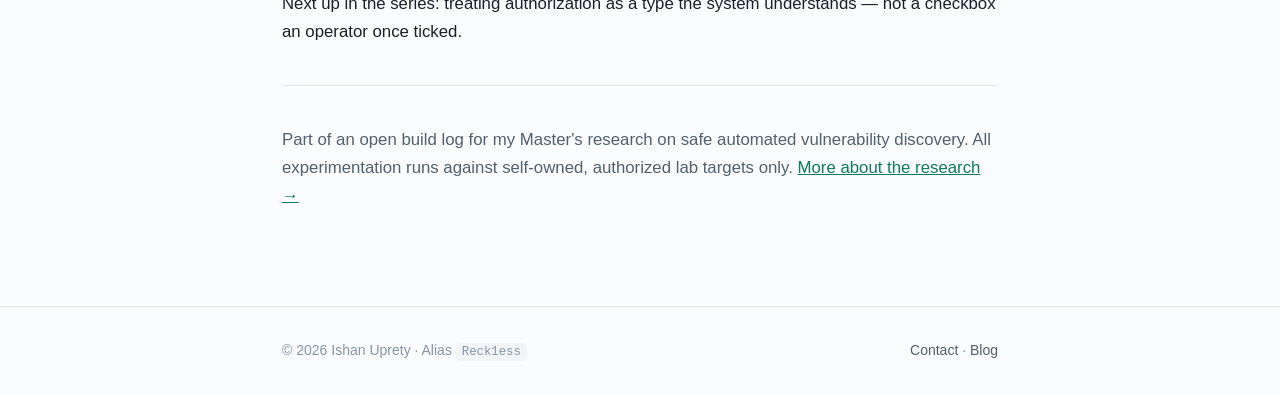
<file: blog/reproducible-vuln-lab.html>
<!DOCTYPE html>
<html lang="en">
<head>
<meta charset="UTF-8">
<meta name="viewport" content="width=device-width, initial-scale=1.0">
<title>Building a reproducible vuln lab you actually trust — Ishan Uprety</title>
<meta name="description" content="Why self-owned, containerized, deliberately-vulnerable targets are the only honest test range for safe automated vulnerability discovery — and what reproducibility has to mean.">
<link rel="stylesheet" href="../assets/style.css">
<link rel="icon" href="data:image/svg+xml,<svg xmlns='http://www.w3.org/2000/svg' viewBox='0 0 100 100'><text y='.9em' font-size='90'>🛡️</text></svg>">
</head>
<body>
<header class="site">
  <div class="wrap">
    <a class="brand" href="../index.html">ishan<span class="dot">.</span>np</a>
    <nav>
      <a href="../index.html">Home</a>
      <a href="../research.html">Research</a>
      <a href="../projects.html">Projects</a>
      <a href="../roadmap.html">Roadmap</a>
      <a href="../blog.html" aria-current="page">Blog</a>
      <a href="../contact.html">Contact</a>
    </nav>
  </div>
</header>

<main>
<div class="wrap">
<article class="post">
  <h1>Building a reproducible vuln lab you actually trust</h1>
  <div class="byline">2026-10-17 · Ishan Uprety · 8 min read</div>

  <p>If you claim to measure the
    <a href="cost-of-being-safe.html">cost of safety rails</a> in automated vulnerability
    discovery, the first question a careful reader should ask is: measured against
    <em>what</em>? A one-off demo on a thrown-together target is not a result. A screenshot of
    a finding against someone else's infrastructure is not a result. A result is something
    another researcher can re-run and get the same shape of answer.</p>

  <p>That means the lab is not a side detail of the research. It <em>is</em> the research
    substrate. If the range is fuzzy, every number that comes out of it is fuzzy. This post is
    about what it takes to build a deliberately-vulnerable range I would actually trust —
    and that I would ask a reviewer to trust.</p>

  <h2>Why self-owned is non-negotiable</h2>
  <p>There is a temptation, especially when the work touches bug-bounty culture, to treat live
    programs as the "real" evaluation surface. They are real in the sense that they have
    production complexity. They are the wrong surface for measuring a research system.</p>
  <p>Live targets move. Authorization windows expire. Rate limits change. Findings cannot be
    published as evaluation fixtures. You cannot dial enforcement up and down on a third-party
    system just to plot a trade-off curve. And you certainly cannot invite another lab to
    reproduce your numbers against someone else's assets.</p>
  <blockquote>
    The only honest test range for this work is one you own, can version, can destroy, and can
    rebuild from a known commit.
  </blockquote>
  <p>Self-owned does not mean "a VM on my laptop with DVWA and hope." It means a
    containerized set of deliberately vulnerable applications whose topology, versions, and
    seeded flaws are under the same version control as the harness that runs against them.
    When the range drifts, the commit history says so.</p>

  <h2>What "reproducible" has to mean</h2>
  <p>People say "reproducible lab" and mean "I can start the containers again." That is
    necessary and nowhere near sufficient. For a thesis that claims to measure enforcement
    cost, reproducibility has to cover the whole experimental loop:</p>
  <ul>
    <li><strong>Version-controlled configs.</strong> Image pins, compose files, seed data,
      and network topology live in git. A run is identified by a commit SHA of the range
      <em>and</em> a commit SHA of the harness — not by "whatever was on disk Tuesday."</li>
    <li><strong>Same harness, known knobs.</strong> The discovery engine that exercises the
      range is the same binary (or the same resolved dependency set) every time. Rail
      strictness is a dial with named levels, not a pile of ad-hoc flags someone remembered
      to set.</li>
    <li><strong>Rails dialed up and down on purpose.</strong> The point of the lab is the
      comparison: strict enforcement versus relaxed enforcement on an otherwise identical
      run. If you cannot flip that dial cleanly, you do not have a trade-off experiment —
      you have a story.</li>
    <li><strong>Re-runnable by others.</strong> A stranger with the repo, a container runtime,
      and the documented entrypoint should be able to reproduce the curve within noise.
      If that requires my personal environment, it is not reproducible.</li>
  </ul>
  <p>None of this is exotic infrastructure. It is the same discipline experimental sciences
    have always required, applied to a security-research range that happens to be made of
    containers.</p>

  <h2>Deliberately vulnerable, deliberately boring</h2>
  <p>The targets themselves should be boring in the right ways. Known vulnerability classes,
    known ground truth, enough surface to exercise authorization, scope, rate, and blast-radius
    gates — and no more drama than that. Fancy zero-days are the wrong fixture; you cannot
    score coverage against a mystery.</p>
  <p>What the range <em>does</em> need is structural variety: different auth models, different
    trust boundaries, enough network shape that a scope gate has something real to enforce.
    A flat single-app lab under-tests the rails. A zoo of unrelated apps over-tests nothing
    and makes the curve unreadable. The design problem is choosing a small set that stresses
    the enforcement layer without turning the evaluation into folklore.</p>

  <h2>The ethics line that makes the lab credible</h2>
  <p>This is the part that is easy to skip in a build log and fatal to skip in a thesis about
    responsible automation.</p>
  <p><strong>Nothing live. Nothing third-party.</strong> The evaluation never points the
    harness at a production system, a bug-bounty asset, or anyone else's lab without an
    explicit, recorded authorization that is not part of this measurement story. The
    measurement story runs on the self-owned range. Full stop.</p>
  <p>That is not a purity ritual. It is load-bearing for the claim. If you test "safe
    automation" by occasionally going unsafe, you have undercut the thing you said you were
    measuring. The
    <a href="safety-rails-not-warnings.html">architectural rails</a> exist so the engine
    cannot overstep; the lab exists so you can prove what those rails cost without needing
    to overstep in order to find out.</p>
  <blockquote>
    Responsible automation has to be tested responsibly — or the numbers are about a
    different system than the one you claim to have built.
  </blockquote>

  <h2>What trust looks like in practice</h2>
  <p>A lab I trust is one where I can answer, from artifacts alone:</p>
  <ul>
    <li>Which range commit and harness commit produced this curve?</li>
    <li>Which rail level was active, and is that level encoded as data rather than as a
      prose recollection?</li>
    <li>Did any action escape a gate? (The audit log answers; hope does not.)</li>
    <li>Can a reviewer rebuild and re-run without pinging me?</li>
  </ul>
  <p>If any of those answers is hand-wavy, the lab is not ready to support a claim about
    safety cost. Getting those answers to be boring and mechanical is most of the work.</p>

  <h2>Where this sits in the build log</h2>
  <p>Post 1 argued that safety has to be architectural.
    Post 2 framed the trade-off curve that architecture forces you to measure.
    This post is the substrate those measurements sit on. Without a reproducible,
    self-owned, ethically bounded range, the curve is an anecdote with a graph attached.</p>
  <p>Next up in the series: treating authorization as a type the system understands —
    not a checkbox an operator once ticked.</p>

  <hr>
  <p class="muted">Part of an open build log for my Master's research on safe automated
    vulnerability discovery. All experimentation runs against self-owned, authorized lab
    targets only. <a href="../research.html">More about the research →</a></p>
</article>
</div>
</main>

<footer class="site">
  <div class="wrap">
    <span>© <span id="yr"></span> Ishan Uprety · Alias <code>Reck1ess</code></span>
    <span><a href="../contact.html">Contact</a> · <a href="../blog.html">Blog</a></span>
  </div>
</footer>
<script>document.getElementById('yr').textContent = new Date().getFullYear();</script>
</body>
</html>
</file>
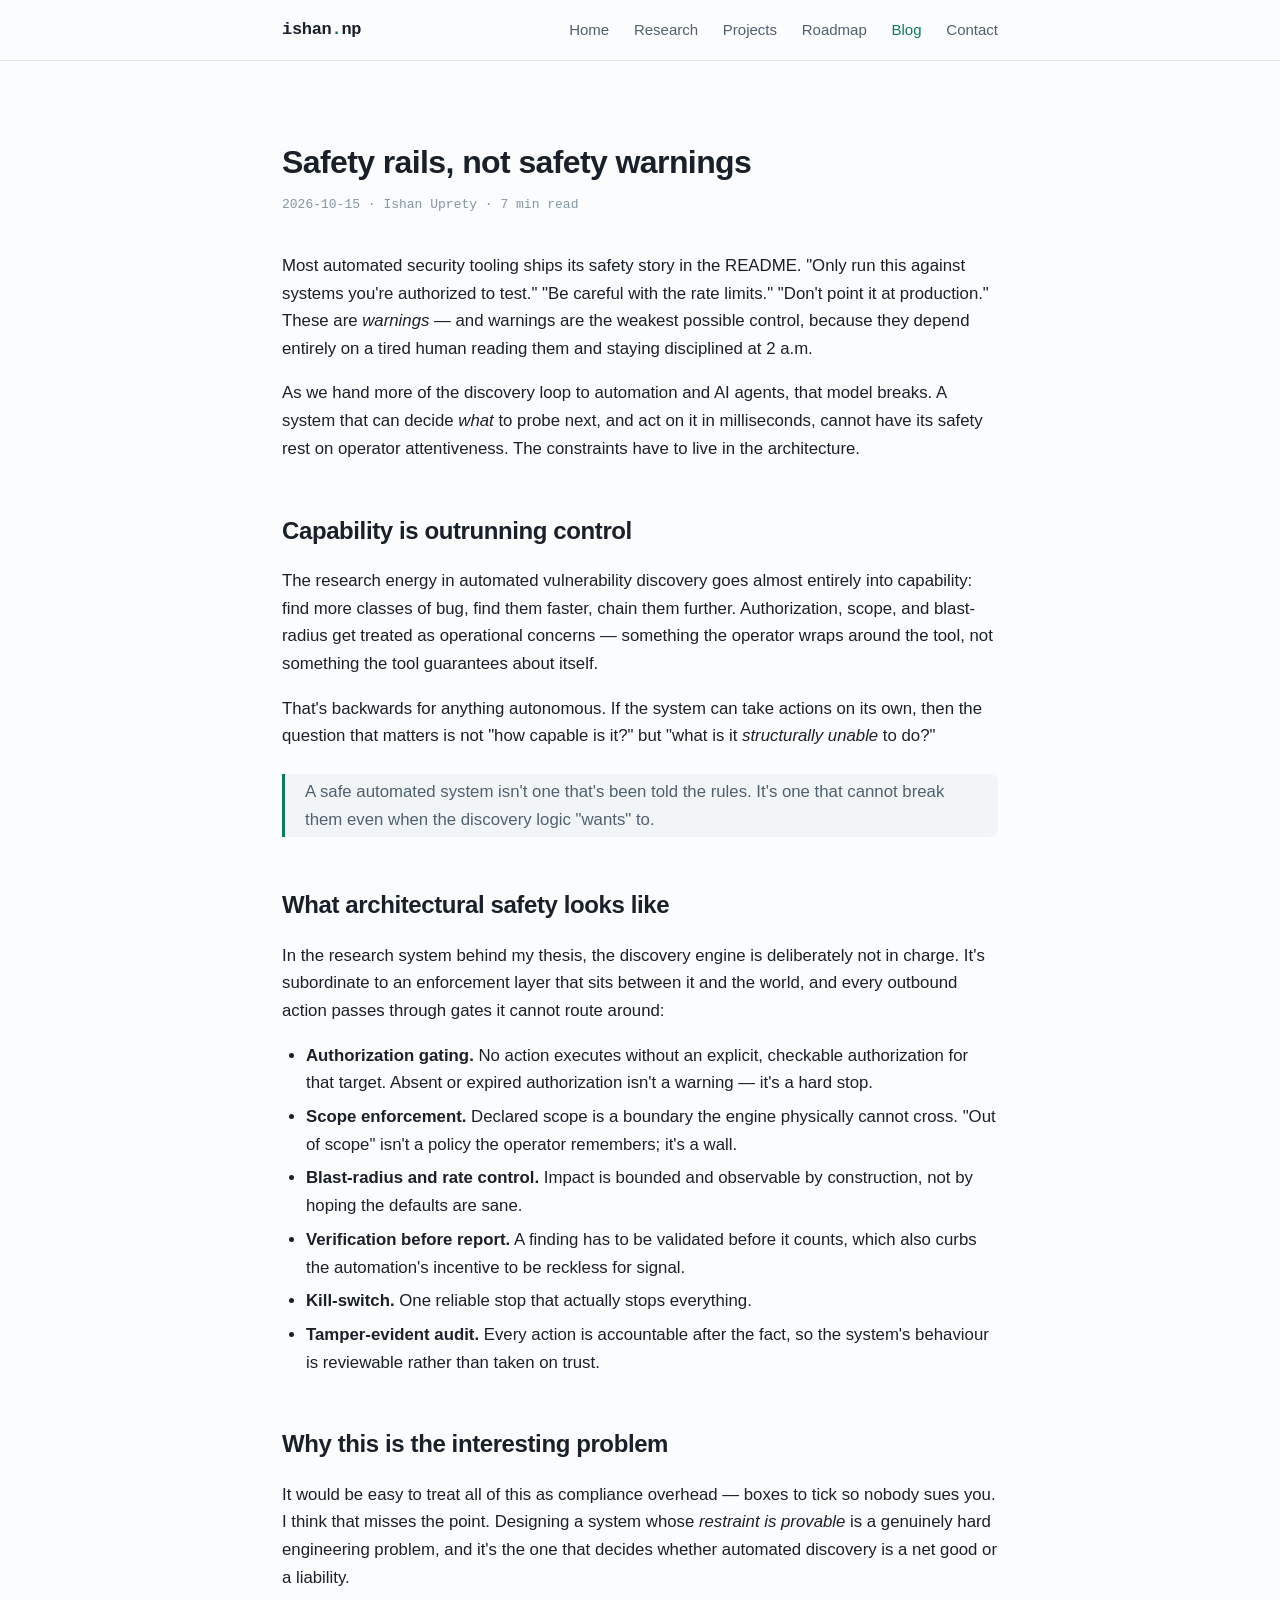
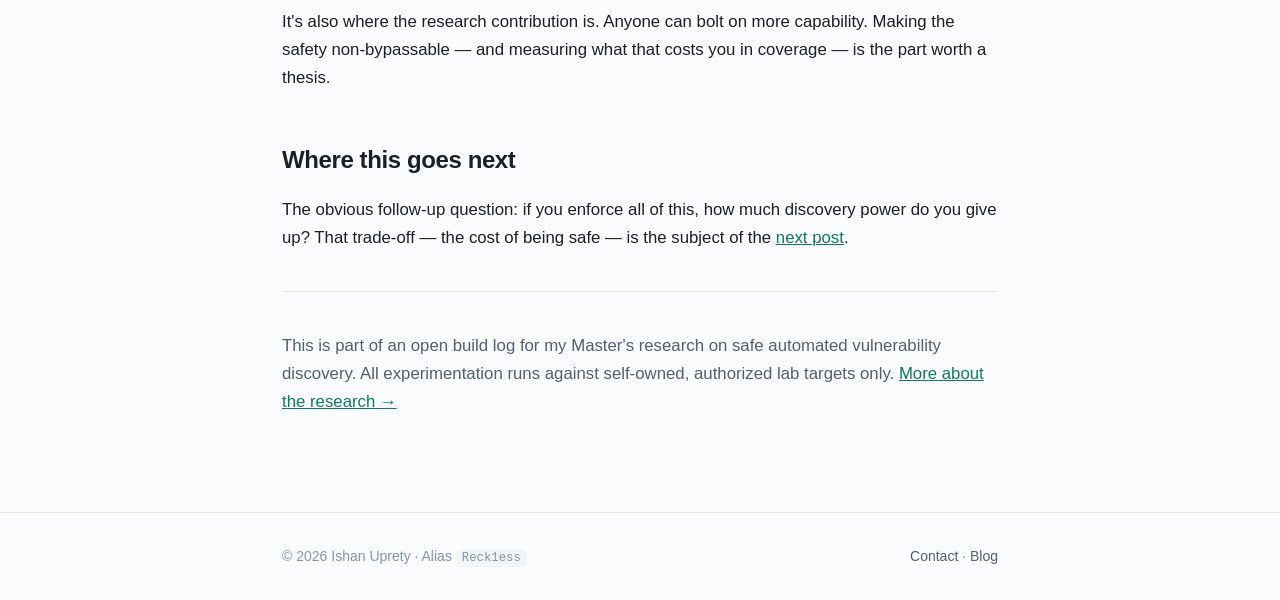
<file: blog/safety-rails-not-warnings.html>
<!DOCTYPE html>
<html lang="en">
<head>
<meta charset="UTF-8">
<meta name="viewport" content="width=device-width, initial-scale=1.0">
<title>Safety rails, not safety warnings — Ishan Uprety</title>
<meta name="description" content="Why responsible automated vulnerability discovery has to enforce its constraints architecturally, not through operator discipline.">
<link rel="stylesheet" href="../assets/style.css">
<link rel="icon" href="data:image/svg+xml,<svg xmlns='http://www.w3.org/2000/svg' viewBox='0 0 100 100'><text y='.9em' font-size='90'>🛡️</text></svg>">
</head>
<body>
<header class="site">
  <div class="wrap">
    <a class="brand" href="../index.html">ishan<span class="dot">.</span>np</a>
    <nav>
      <a href="../index.html">Home</a>
      <a href="../research.html">Research</a>
      <a href="../projects.html">Projects</a>
      <a href="../roadmap.html">Roadmap</a>
      <a href="../blog.html" aria-current="page">Blog</a>
      <a href="../contact.html">Contact</a>
    </nav>
  </div>
</header>

<main>
<div class="wrap">
<article class="post">
  <h1>Safety rails, not safety warnings</h1>
  <div class="byline">2026-10-15 · Ishan Uprety · 7 min read</div>

  <p>Most automated security tooling ships its safety story in the README. "Only run this against
    systems you're authorized to test." "Be careful with the rate limits." "Don't point it at
    production." These are <em>warnings</em> — and warnings are the weakest possible control,
    because they depend entirely on a tired human reading them and staying disciplined at 2 a.m.</p>

  <p>As we hand more of the discovery loop to automation and AI agents, that model breaks. A system
    that can decide <em>what</em> to probe next, and act on it in milliseconds, cannot have its
    safety rest on operator attentiveness. The constraints have to live in the architecture.</p>

  <h2>Capability is outrunning control</h2>
  <p>The research energy in automated vulnerability discovery goes almost entirely into
    capability: find more classes of bug, find them faster, chain them further. Authorization,
    scope, and blast-radius get treated as operational concerns — something the operator wraps
    around the tool, not something the tool guarantees about itself.</p>
  <p>That's backwards for anything autonomous. If the system can take actions on its own, then the
    question that matters is not "how capable is it?" but "what is it <em>structurally unable</em>
    to do?"</p>

  <blockquote>
    A safe automated system isn't one that's been told the rules. It's one that cannot break them
    even when the discovery logic "wants" to.
  </blockquote>

  <h2>What architectural safety looks like</h2>
  <p>In the research system behind my thesis, the discovery engine is deliberately not in charge.
    It's subordinate to an enforcement layer that sits between it and the world, and every
    outbound action passes through gates it cannot route around:</p>
  <ul>
    <li><strong>Authorization gating.</strong> No action executes without an explicit, checkable
      authorization for that target. Absent or expired authorization isn't a warning — it's a hard
      stop.</li>
    <li><strong>Scope enforcement.</strong> Declared scope is a boundary the engine physically
      cannot cross. "Out of scope" isn't a policy the operator remembers; it's a wall.</li>
    <li><strong>Blast-radius and rate control.</strong> Impact is bounded and observable by
      construction, not by hoping the defaults are sane.</li>
    <li><strong>Verification before report.</strong> A finding has to be validated before it
      counts, which also curbs the automation's incentive to be reckless for signal.</li>
    <li><strong>Kill-switch.</strong> One reliable stop that actually stops everything.</li>
    <li><strong>Tamper-evident audit.</strong> Every action is accountable after the fact, so the
      system's behaviour is reviewable rather than taken on trust.</li>
  </ul>

  <h2>Why this is the interesting problem</h2>
  <p>It would be easy to treat all of this as compliance overhead — boxes to tick so nobody sues
    you. I think that misses the point. Designing a system whose <em>restraint is provable</em> is
    a genuinely hard engineering problem, and it's the one that decides whether automated discovery
    is a net good or a liability.</p>
  <p>It's also where the research contribution is. Anyone can bolt on more capability. Making the
    safety non-bypassable — and measuring what that costs you in coverage — is the part worth a
    thesis.</p>

  <h2>Where this goes next</h2>
  <p>The obvious follow-up question: if you enforce all of this, how much discovery power do you
    give up? That trade-off — the cost of being safe — is the subject of the
    <a href="cost-of-being-safe.html">next post</a>.</p>

  <hr>
  <p class="muted">This is part of an open build log for my Master's research on safe automated
    vulnerability discovery. All experimentation runs against self-owned, authorized lab targets
    only. <a href="../research.html">More about the research →</a></p>
</article>
</div>
</main>

<footer class="site">
  <div class="wrap">
    <span>© <span id="yr"></span> Ishan Uprety · Alias <code>Reck1ess</code></span>
    <span><a href="../contact.html">Contact</a> · <a href="../blog.html">Blog</a></span>
  </div>
</footer>
<script>document.getElementById('yr').textContent = new Date().getFullYear();</script>
</body>
</html>
</file>
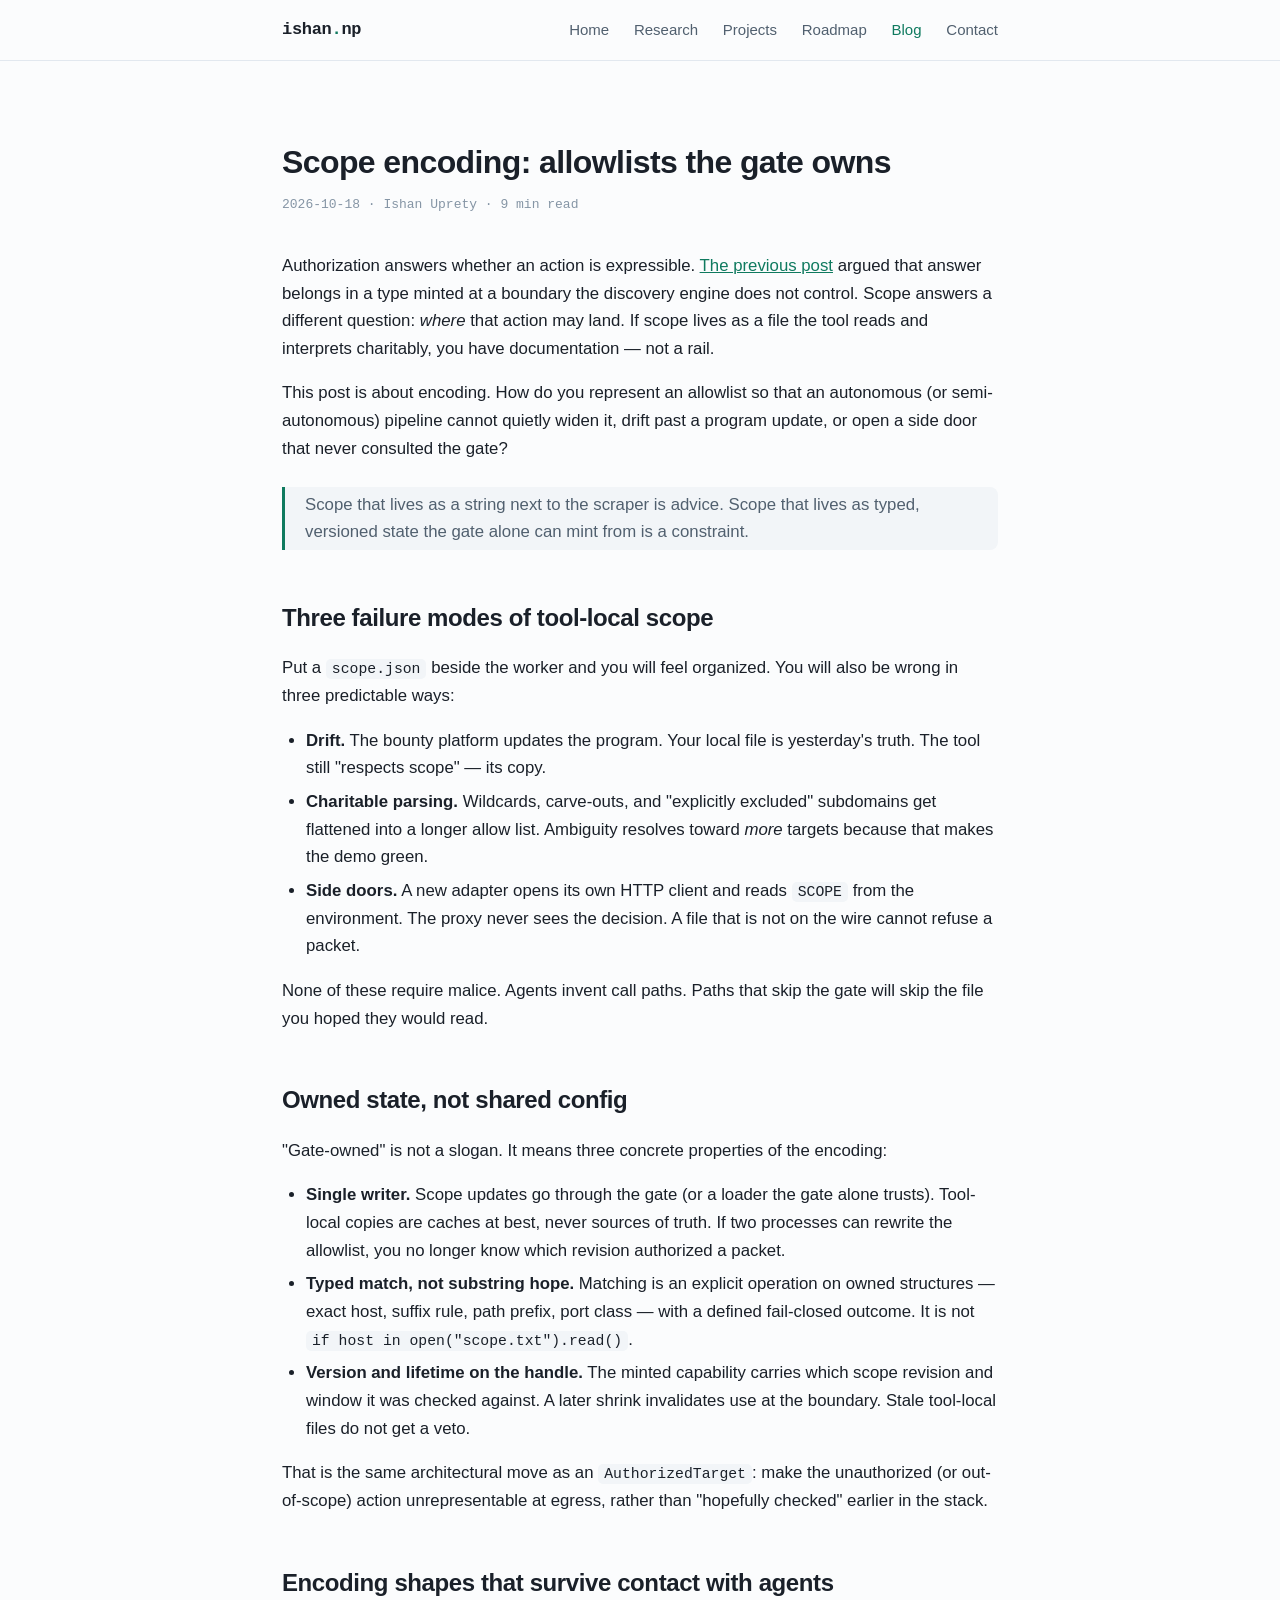
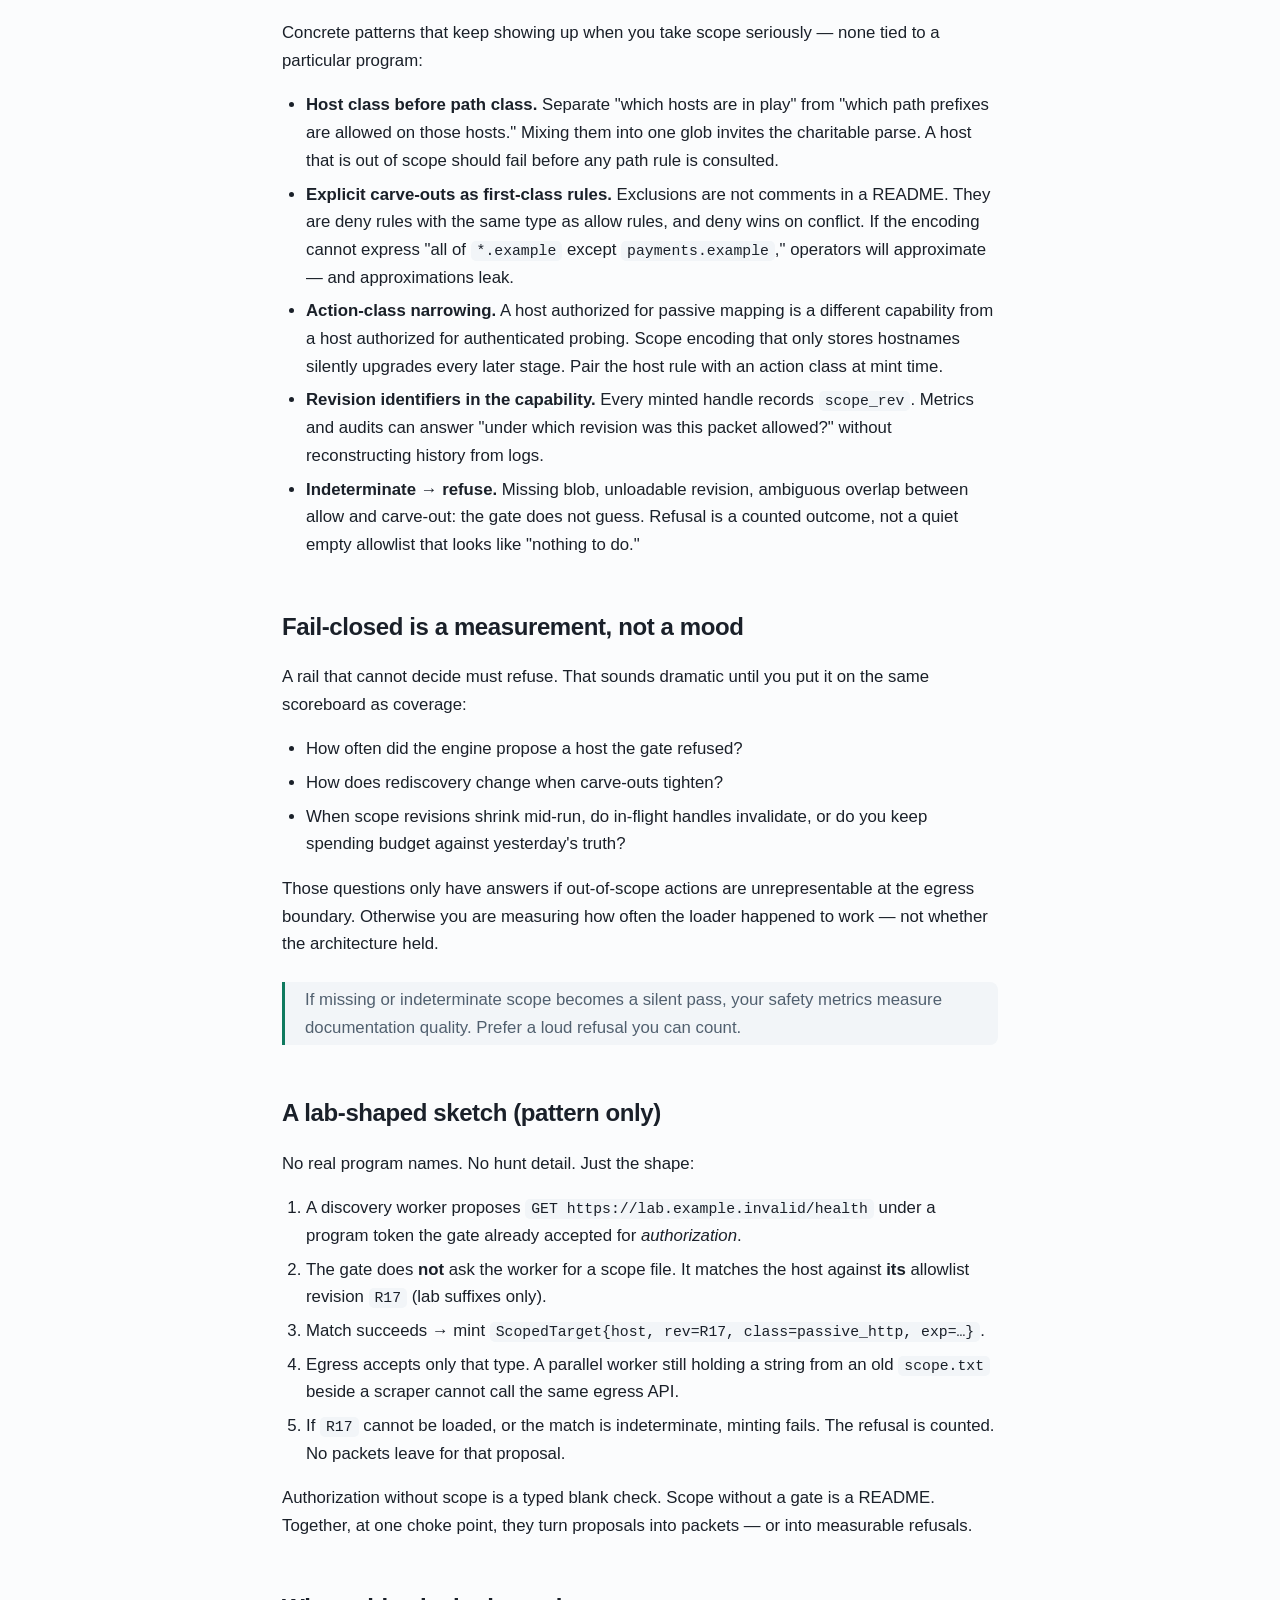
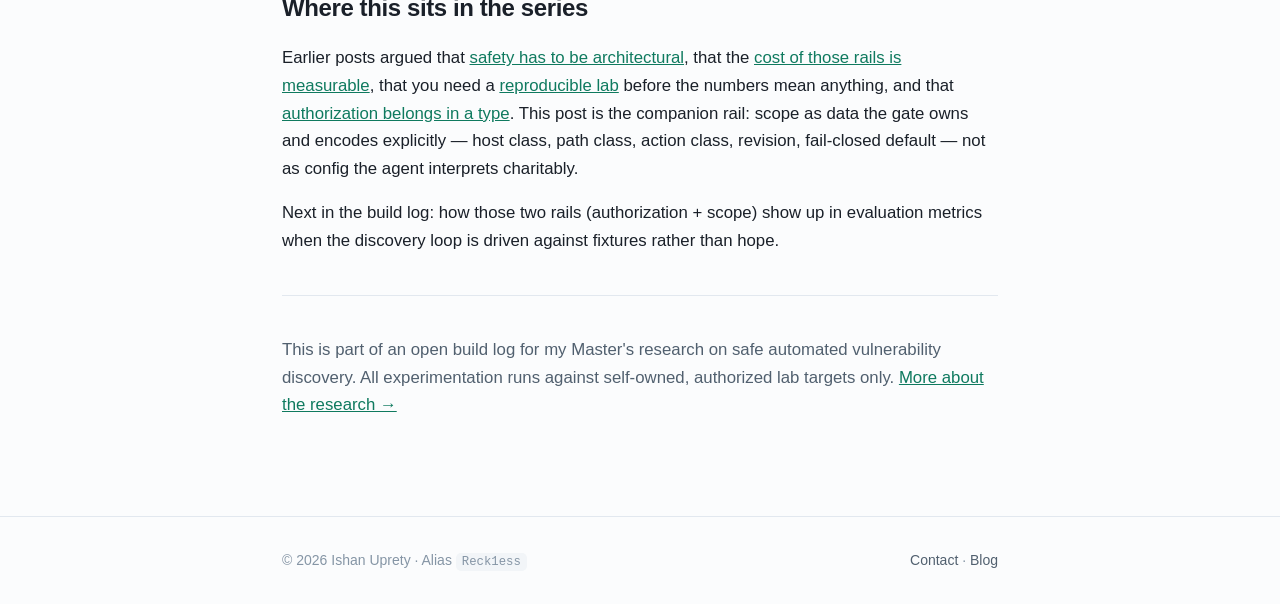
<file: blog/scope-encoding-gate-owned-allowlists.html>
<!DOCTYPE html>
<html lang="en">
<head>
<meta charset="UTF-8">
<meta name="viewport" content="width=device-width, initial-scale=1.0">
<title>Scope encoding: allowlists the gate owns — Ishan Uprety</title>
<meta name="description" content="How to encode program scope as typed, versioned, gate-owned allowlist state — so autonomous discovery cannot interpret scope charitably or skip the boundary.">
<link rel="stylesheet" href="../assets/style.css">
<link rel="icon" href="data:image/svg+xml,<svg xmlns='http://www.w3.org/2000/svg' viewBox='0 0 100 100'><text y='.9em' font-size='90'>🛡️</text></svg>">
</head>
<body>
<header class="site">
  <div class="wrap">
    <a class="brand" href="../index.html">ishan<span class="dot">.</span>np</a>
    <nav>
      <a href="../index.html">Home</a>
      <a href="../research.html">Research</a>
      <a href="../projects.html">Projects</a>
      <a href="../roadmap.html">Roadmap</a>
      <a href="../blog.html" aria-current="page">Blog</a>
      <a href="../contact.html">Contact</a>
    </nav>
  </div>
</header>

<main>
<div class="wrap">
<article class="post">
  <h1>Scope encoding: allowlists the gate owns</h1>
  <div class="byline">2026-10-18 · Ishan Uprety · 9 min read</div>

  <p>Authorization answers whether an action is expressible.
    <a href="authorization-as-a-type.html">The previous post</a> argued that answer
    belongs in a type minted at a boundary the discovery engine does not control.
    Scope answers a different question: <em>where</em> that action may land. If scope
    lives as a file the tool reads and interprets charitably, you have documentation —
    not a rail.</p>

  <p>This post is about encoding. How do you represent an allowlist so that an
    autonomous (or semi-autonomous) pipeline cannot quietly widen it, drift past a
    program update, or open a side door that never consulted the gate?</p>

  <blockquote>
    Scope that lives as a string next to the scraper is advice. Scope that lives as
    typed, versioned state the gate alone can mint from is a constraint.
  </blockquote>

  <h2>Three failure modes of tool-local scope</h2>
  <p>Put a <code>scope.json</code> beside the worker and you will feel organized. You
    will also be wrong in three predictable ways:</p>
  <ul>
    <li><strong>Drift.</strong> The bounty platform updates the program. Your local
      file is yesterday's truth. The tool still "respects scope" — its copy.</li>
    <li><strong>Charitable parsing.</strong> Wildcards, carve-outs, and "explicitly
      excluded" subdomains get flattened into a longer allow list. Ambiguity resolves
      toward <em>more</em> targets because that makes the demo green.</li>
    <li><strong>Side doors.</strong> A new adapter opens its own HTTP client and reads
      <code>SCOPE</code> from the environment. The proxy never sees the decision. A
      file that is not on the wire cannot refuse a packet.</li>
  </ul>
  <p>None of these require malice. Agents invent call paths. Paths that skip the gate
    will skip the file you hoped they would read.</p>

  <h2>Owned state, not shared config</h2>
  <p>"Gate-owned" is not a slogan. It means three concrete properties of the encoding:</p>
  <ul>
    <li><strong>Single writer.</strong> Scope updates go through the gate (or a loader
      the gate alone trusts). Tool-local copies are caches at best, never sources of
      truth. If two processes can rewrite the allowlist, you no longer know which
      revision authorized a packet.</li>
    <li><strong>Typed match, not substring hope.</strong> Matching is an explicit
      operation on owned structures — exact host, suffix rule, path prefix, port class —
      with a defined fail-closed outcome. It is not
      <code>if host in open("scope.txt").read()</code>.</li>
    <li><strong>Version and lifetime on the handle.</strong> The minted capability
      carries which scope revision and window it was checked against. A later shrink
      invalidates use at the boundary. Stale tool-local files do not get a veto.</li>
  </ul>
  <p>That is the same architectural move as an <code>AuthorizedTarget</code>: make the
    unauthorized (or out-of-scope) action unrepresentable at egress, rather than
    "hopefully checked" earlier in the stack.</p>

  <h2>Encoding shapes that survive contact with agents</h2>
  <p>Concrete patterns that keep showing up when you take scope seriously — none tied
    to a particular program:</p>
  <ul>
    <li><strong>Host class before path class.</strong> Separate "which hosts are in
      play" from "which path prefixes are allowed on those hosts." Mixing them into one
      glob invites the charitable parse. A host that is out of scope should fail before
      any path rule is consulted.</li>
    <li><strong>Explicit carve-outs as first-class rules.</strong> Exclusions are not
      comments in a README. They are deny rules with the same type as allow rules, and
      deny wins on conflict. If the encoding cannot express "all of <code>*.example</code>
      except <code>payments.example</code>," operators will approximate — and approximations
      leak.</li>
    <li><strong>Action-class narrowing.</strong> A host authorized for passive mapping
      is a different capability from a host authorized for authenticated probing. Scope
      encoding that only stores hostnames silently upgrades every later stage. Pair the
      host rule with an action class at mint time.</li>
    <li><strong>Revision identifiers in the capability.</strong> Every minted handle
      records <code>scope_rev</code>. Metrics and audits can answer "under which
      revision was this packet allowed?" without reconstructing history from logs.</li>
    <li><strong>Indeterminate → refuse.</strong> Missing blob, unloadable revision,
      ambiguous overlap between allow and carve-out: the gate does not guess. Refusal is
      a counted outcome, not a quiet empty allowlist that looks like "nothing to do."</li>
  </ul>

  <h2>Fail-closed is a measurement, not a mood</h2>
  <p>A rail that cannot decide must refuse. That sounds dramatic until you put it on
    the same scoreboard as coverage:</p>
  <ul>
    <li>How often did the engine propose a host the gate refused?</li>
    <li>How does rediscovery change when carve-outs tighten?</li>
    <li>When scope revisions shrink mid-run, do in-flight handles invalidate, or do
      you keep spending budget against yesterday's truth?</li>
  </ul>
  <p>Those questions only have answers if out-of-scope actions are unrepresentable at
    the egress boundary. Otherwise you are measuring how often the loader happened to
    work — not whether the architecture held.</p>

  <blockquote>
    If missing or indeterminate scope becomes a silent pass, your safety metrics
    measure documentation quality. Prefer a loud refusal you can count.
  </blockquote>

  <h2>A lab-shaped sketch (pattern only)</h2>
  <p>No real program names. No hunt detail. Just the shape:</p>
  <ol>
    <li>A discovery worker proposes <code>GET https://lab.example.invalid/health</code>
      under a program token the gate already accepted for <em>authorization</em>.</li>
    <li>The gate does <strong>not</strong> ask the worker for a scope file. It matches
      the host against <strong>its</strong> allowlist revision <code>R17</code> (lab
      suffixes only).</li>
    <li>Match succeeds → mint
      <code>ScopedTarget{host, rev=R17, class=passive_http, exp=…}</code>.</li>
    <li>Egress accepts only that type. A parallel worker still holding a string from an
      old <code>scope.txt</code> beside a scraper cannot call the same egress API.</li>
    <li>If <code>R17</code> cannot be loaded, or the match is indeterminate, minting
      fails. The refusal is counted. No packets leave for that proposal.</li>
  </ol>
  <p>Authorization without scope is a typed blank check. Scope without a gate is a
    README. Together, at one choke point, they turn proposals into packets — or into
    measurable refusals.</p>

  <h2>Where this sits in the series</h2>
  <p>Earlier posts argued that
    <a href="safety-rails-not-warnings.html">safety has to be architectural</a>, that
    the <a href="cost-of-being-safe.html">cost of those rails is measurable</a>, that
    you need a
    <a href="reproducible-vuln-lab.html">reproducible lab</a> before the numbers mean
    anything, and that
    <a href="authorization-as-a-type.html">authorization belongs in a type</a>. This
    post is the companion rail: scope as data the gate owns and encodes explicitly —
    host class, path class, action class, revision, fail-closed default — not as config
    the agent interprets charitably.</p>
  <p>Next in the build log: how those two rails (authorization + scope) show up in
    evaluation metrics when the discovery loop is driven against fixtures rather than
    hope.</p>

  <hr>
  <p class="muted">This is part of an open build log for my Master's research on safe
    automated vulnerability discovery. All experimentation runs against self-owned,
    authorized lab targets only.
    <a href="../research.html">More about the research →</a></p>
</article>
</div>
</main>

<footer class="site">
  <div class="wrap">
    <span>© <span id="yr"></span> Ishan Uprety · Alias <code>Reck1ess</code></span>
    <span><a href="../contact.html">Contact</a> · <a href="../blog.html">Blog</a></span>
  </div>
</footer>
<script>document.getElementById('yr').textContent = new Date().getFullYear();</script>
</body>
</html>
</file>
<file: assets/style.css>
/* Ishan Uprety — researcher site. Single stylesheet, no build step. */
:root {
  --bg: #0d1117;
  --bg-soft: #161b22;
  --bg-card: #11161d;
  --fg: #e6edf3;
  --fg-muted: #9aa7b4;
  --fg-dim: #6e7b8a;
  --accent: #4dd0a7;      /* calm teal-green: "safety rails" */
  --accent-dim: #2f806a;
  --border: #222b36;
  --max: 760px;
  --radius: 10px;
  --mono: ui-monospace, "SF Mono", "JetBrains Mono", Menlo, Consolas, monospace;
  --sans: -apple-system, BlinkMacSystemFont, "Segoe UI", Inter, Roboto, Helvetica, Arial, sans-serif;
}

@media (prefers-color-scheme: light) {
  :root {
    --bg: #fbfcfd; --bg-soft: #f2f5f8; --bg-card: #ffffff;
    --fg: #1a2029; --fg-muted: #51606f; --fg-dim: #8595a5;
    --accent: #0f7a5f; --accent-dim: #0f7a5f; --border: #e2e8ef;
  }
}

* { box-sizing: border-box; }
html { scroll-behavior: smooth; }
body {
  margin: 0;
  background: var(--bg);
  color: var(--fg);
  font-family: var(--sans);
  font-size: 17px;
  line-height: 1.65;
  -webkit-font-smoothing: antialiased;
}

.wrap { max-width: var(--max); margin: 0 auto; padding: 0 22px; }

/* Nav */
header.site {
  border-bottom: 1px solid var(--border);
  background: color-mix(in srgb, var(--bg) 85%, transparent);
  backdrop-filter: blur(8px);
  position: sticky; top: 0; z-index: 10;
}
header.site .wrap {
  display: flex; align-items: center; justify-content: space-between;
  padding-top: 16px; padding-bottom: 16px;
}
.brand { font-family: var(--mono); font-weight: 600; color: var(--fg); text-decoration: none; letter-spacing: -0.3px; }
.brand .dot { color: var(--accent); }
nav a { color: var(--fg-muted); text-decoration: none; margin-left: 20px; font-size: 15px; }
nav a:hover, nav a[aria-current="page"] { color: var(--accent); }

/* Hero */
.hero { padding: 72px 0 40px; }
.hero .tag {
  font-family: var(--mono); font-size: 13px; color: var(--accent);
  text-transform: uppercase; letter-spacing: 1.5px; margin-bottom: 14px;
}
.hero h1 { font-size: 2.5rem; line-height: 1.1; margin: 0 0 18px; letter-spacing: -1px; }
.hero p.lede { font-size: 1.2rem; color: var(--fg-muted); margin: 0 0 28px; }

/* Generic */
main { padding: 48px 0 80px; }
h2 { font-size: 1.5rem; margin: 48px 0 14px; letter-spacing: -0.4px; }
h3 { font-size: 1.15rem; margin: 28px 0 8px; }
a { color: var(--accent); }
p { color: var(--fg); }
.muted { color: var(--fg-muted); }
code { font-family: var(--mono); font-size: 0.88em; background: var(--bg-soft); padding: 2px 6px; border-radius: 5px; }
hr { border: none; border-top: 1px solid var(--border); margin: 40px 0; }

.btn {
  display: inline-block; font-family: var(--mono); font-size: 14px;
  padding: 10px 18px; border: 1px solid var(--accent-dim); border-radius: var(--radius);
  color: var(--accent); text-decoration: none; transition: all .15s;
}
.btn:hover { background: var(--accent); color: var(--bg); }
.btn.secondary { border-color: var(--border); color: var(--fg-muted); }
.btn.secondary:hover { background: var(--bg-soft); color: var(--fg); }
.btn-row { display: flex; gap: 12px; flex-wrap: wrap; }

/* Cards */
.cards { display: grid; gap: 16px; margin: 20px 0; }
.card {
  background: var(--bg-card); border: 1px solid var(--border);
  border-radius: var(--radius); padding: 22px;
}
.card h3 { margin-top: 0; }
.card .meta { font-family: var(--mono); font-size: 12px; color: var(--fg-dim); }

/* Pills */
.pills { display: flex; flex-wrap: wrap; gap: 8px; margin: 16px 0; }
.pill {
  font-family: var(--mono); font-size: 12px; color: var(--fg-muted);
  border: 1px solid var(--border); border-radius: 999px; padding: 4px 12px;
}

/* Post list */
.post-list { list-style: none; padding: 0; margin: 0; }
.post-list li { padding: 18px 0; border-bottom: 1px solid var(--border); }
.post-list a { font-size: 1.15rem; text-decoration: none; color: var(--fg); }
.post-list a:hover { color: var(--accent); }
.post-list .date { font-family: var(--mono); font-size: 12px; color: var(--fg-dim); display: block; margin-top: 4px; }

/* Article */
article.post { font-size: 1.05rem; }
article.post h1 { font-size: 2rem; letter-spacing: -0.6px; margin-bottom: 6px; }
article.post .byline { font-family: var(--mono); font-size: 13px; color: var(--fg-dim); margin-bottom: 36px; }
article.post blockquote {
  border-left: 3px solid var(--accent-dim); margin: 24px 0; padding: 4px 20px;
  color: var(--fg-muted); background: var(--bg-soft); border-radius: 0 8px 8px 0;
}
article.post ul, article.post ol { padding-left: 24px; }
article.post li { margin: 6px 0; }

/* Footer */
footer.site { border-top: 1px solid var(--border); padding: 32px 0; color: var(--fg-dim); font-size: 14px; }
footer.site .wrap { display: flex; justify-content: space-between; flex-wrap: wrap; gap: 12px; }
footer.site a { color: var(--fg-muted); text-decoration: none; }
footer.site a:hover { color: var(--accent); }

@media (max-width: 560px) {
  .hero h1 { font-size: 2rem; }
  nav a { margin-left: 14px; }
  body { font-size: 16px; }
}

/* Roadmap status badges (reuse .card .meta; emoji-prefixed, no extra color needed) */
.card .meta { text-transform: uppercase; }
</file>
